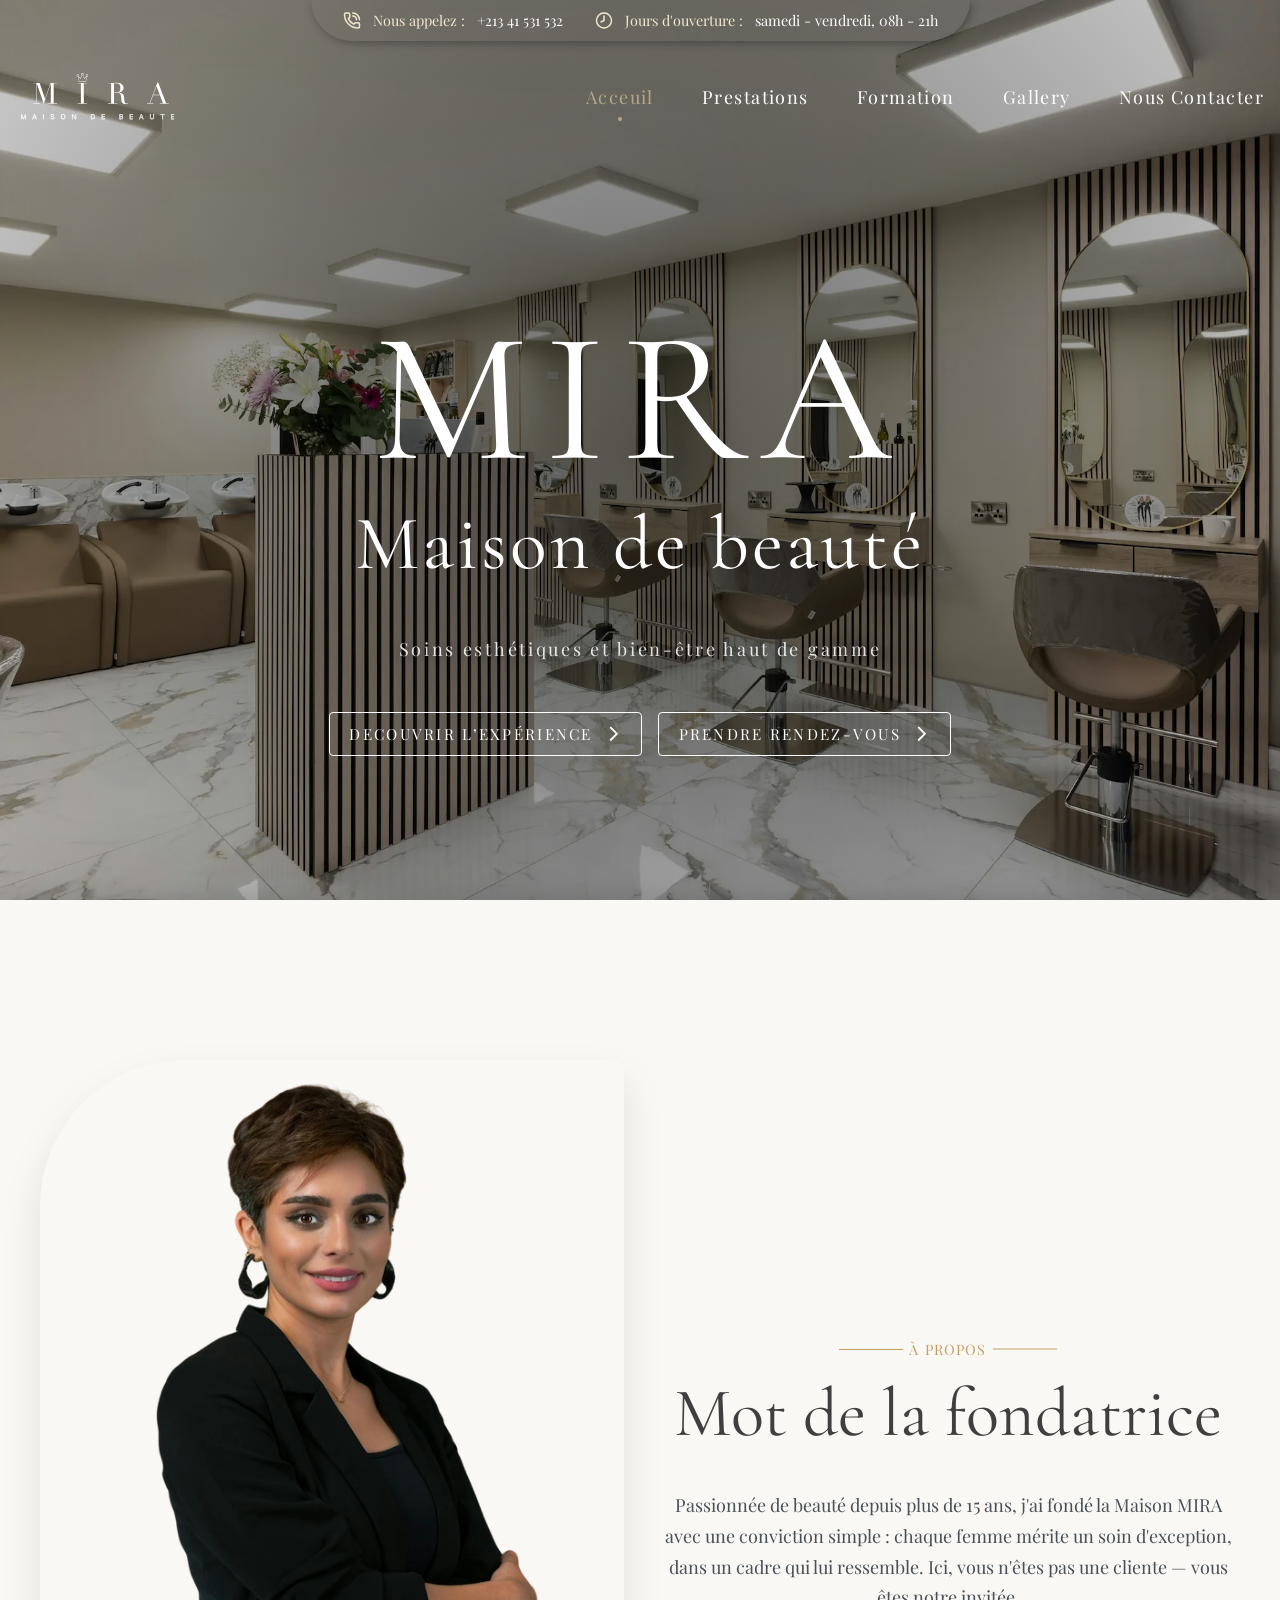
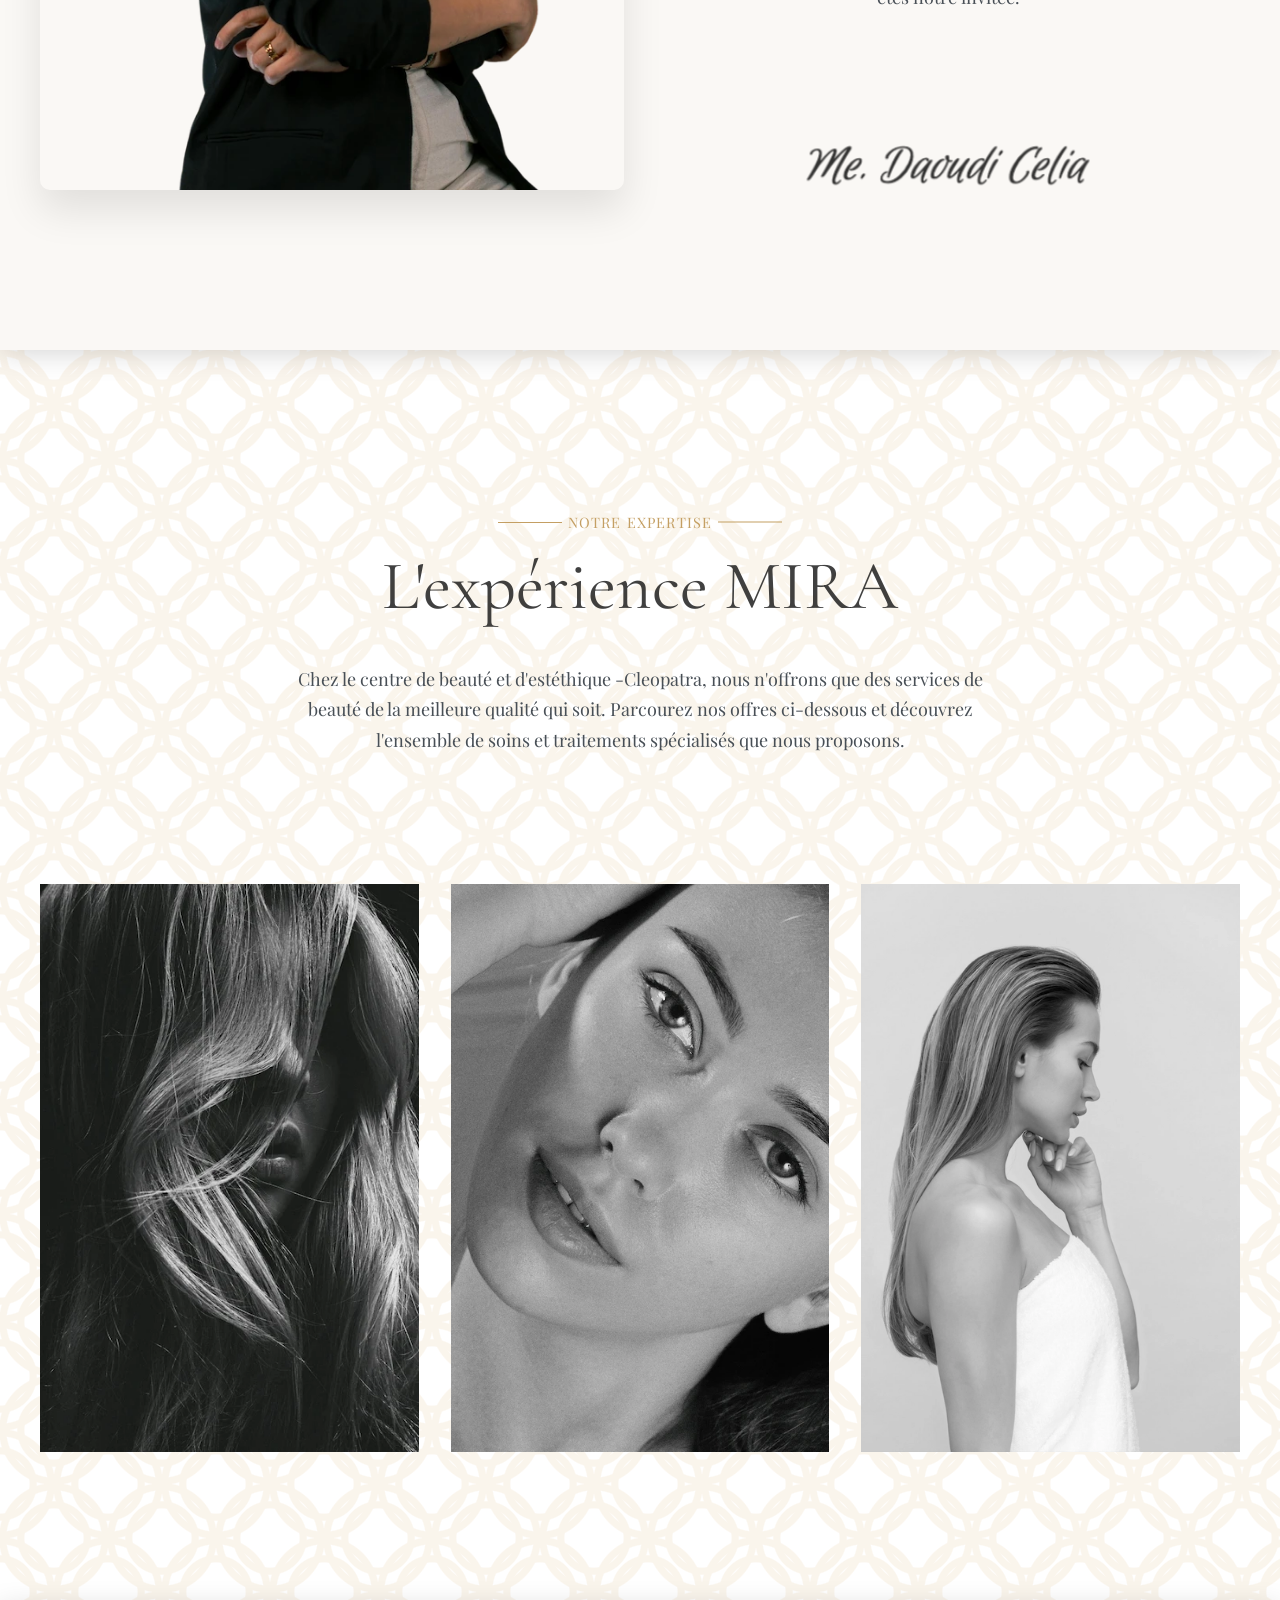
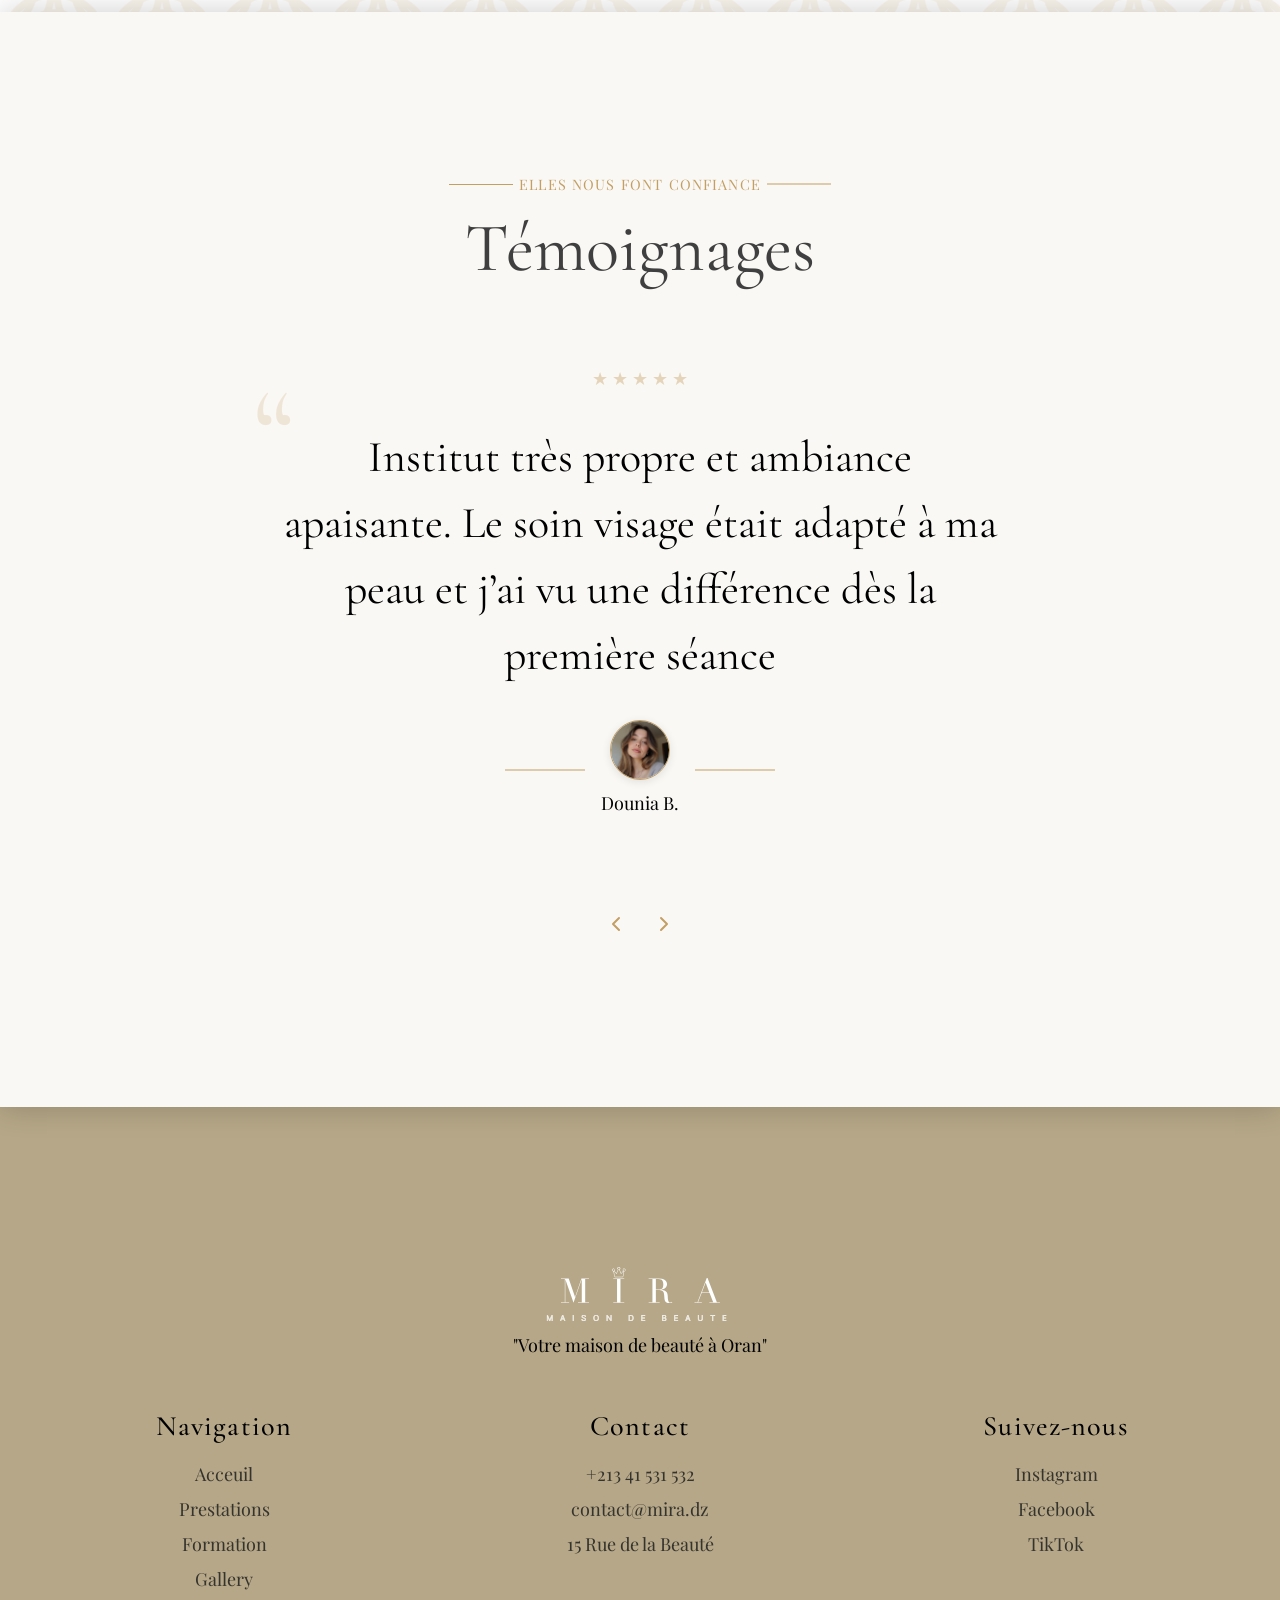
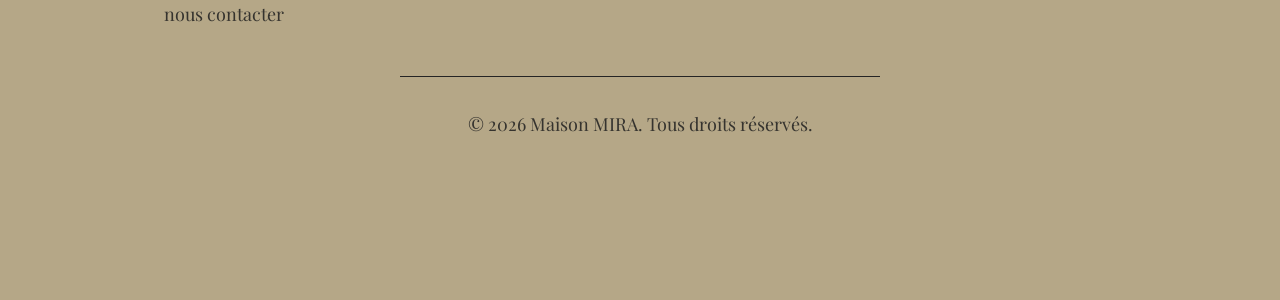
<file: client/index.html>
<!DOCTYPE html>
<html lang="fr">
  <head>
    <meta charset="UTF-8" />
    <meta name="viewport" content="width=device-width, initial-scale=1.0" />
    <meta name="description" content="Maison MIRA, institut de beauté haut de gamme à Oran : soins et styles capillaires, rituels visage expert, rituels corps et bien-être, beauté des mains et des pieds. Ouvert du samedi au vendredi, 8h-21h.">

    <link rel="preload" href="fonts/cormorant-garamond/cormorant-garamond-v21-latin-regular-subset.woff2" as="font" type="font/woff2" crossorigin>
    <link rel="preload" href="fonts/PlayfairDisplay/PlayfairDisplay-Regular-subset.woff2" as="font" type="font/woff2" crossorigin>

    <link rel="preload" href="images/index/hero-bg-900.webp"  as="image" media="(max-width: 47.5em)" fetchpriority="high">
    <link rel="preload" href="images/index/hero-bg-2048.webp" as="image" media="(min-width: 47.5em) and (max-width: 64.5em)" fetchpriority="high">
    <link rel="preload" href="images/index/hero-bg-1920.webp" as="image" media="(min-width: 64.5em)" fetchpriority="high">

    <link rel="stylesheet" href="styles/bundle-main.min.css">
    <link rel="stylesheet" href="styles/index.min.css">

    <!-- flaticons -->
    <link rel="shortcut icon" href="images/salon.png" type="image/x-icon">
    <title>Maison de beauté - MIRA</title>
  </head>
  <body>
    <header class="header header--home">
        <!-- top bar -->
      <div class="header__before-navbar">
        <address class="header__contact">
          <svg
            class="icon"
            xmlns="http://www.w3.org/2000/svg"
            width="25"
            height="25"
            viewBox="0 0 24 24"
            fill="none"
            stroke="#f1e7d0"
            stroke-width="2"
            stroke-linecap="round"
            stroke-linejoin="round"
            class="lucide lucide-phone-call preview-icon"
          >
            <path d="M13 2a9 9 0 0 1 9 9" />
            <path d="M13 6a5 5 0 0 1 5 5" />
            <path
              d="M13.832 16.568a1 1 0 0 0 1.213-.303l.355-.465A2 2 0 0 1 17 15h3a2 2 0 0 1 2 2v3a2 2 0 0 1-2 2A18 18 0 0 1 2 4a2 2 0 0 1 2-2h3a2 2 0 0 1 2 2v3a2 2 0 0 1-.8 1.6l-.468.351a1 1 0 0 0-.292 1.233 14 14 0 0 0 6.392 6.384"
            />
          </svg>
          <span class="header__contact-label">Nous appelez : </span>
          <a href="tel:+213 41 531 532" class="header__contact-value">+213 41 531 532</a>
        </address>
        <div class="header__hours">
          <svg
            class="icon"
            xmlns="http://www.w3.org/2000/svg"
            width="25"
            height="25"
            viewBox="0 0 24 24"
            fill="none"
            stroke="#f1e7d0"
            stroke-width="2"
            stroke-linecap="round"
            stroke-linejoin="round"
            class="lucide lucide-clock-8 preview-icon"
          >
            <circle cx="12" cy="12" r="10" />
            <path d="M12 6v6l-4 2" />
          </svg>
          <span class="header__contact-label">Jours d'ouverture :</span>
          <span class="header__hours-value">samedi - vendredi, 08h - 21h</span>
        </div>
      </div>
        <!-- navbar -->
        <div class="header__navbar">
          <a href="/" class="header__logo"><img src="images/logo/logo-mira.svg" width="602" height="171" alt="Logo Maison MIRA"/></a>
          <nav id="main-menu" class="header__navmenu">
            <ul class="navmenu__list" data-menu="items__active">
              <li class="navmenu__item" data-item="item__active"><a href="index.html" class="navmenu__link" data-nav-link>Acceuil</a></li>
              <li class="navmenu__item" data-item="item__active"><a href="services.html" class="navmenu__link" data-nav-link>Prestations</a></li>
              <li class="navmenu__item" data-item="item__active"><a href="formations.html" class="navmenu__link" data-nav-link>Formation</a></li>
              <li class="navmenu__item" data-item="item__active"><a href="gallery.html" class="navmenu__link" data-nav-link>Gallery</a></li>
              <li class="navmenu__item" data-item="item__active"><a href="booking.html" class="navmenu__link" data-nav-link>nous contacter</a></li>
              <!-- <li><a href="" class="btn navmenu__btn">prendre rendez-vous</a></li> -->
            </ul>
          </nav>
          <button class="hamburger" aria-label="toggle menu" aria-expanded="false" aria-controls="main-menu">
            <svg
              class="openIcon"
              xmlns="http://www.w3.org/2000/svg"
              width="30"
              height="30"
              viewBox="0 0 24 24"
              fill="none"
              stroke="currentColor"
              stroke-width="2"
              stroke-linecap="round"
              stroke-linejoin="round">
              <circle cx="12" cy="12" r="1" />
              <circle cx="12" cy="19" r="1" />
              <circle cx="12" cy="5" r="1" />
            </svg>
            <svg
              class="closeIcon"
              xmlns="http://www.w3.org/2000/svg"
              width="30"
              height="30"
              viewBox="0 0 24 24"
              fill="none"
              stroke="#000"
              stroke-width="2"
              stroke-linecap="round"
              stroke-linejoin="round">
              <path d="M18 6 6 18" />
              <path d="m6 6 12 12" />
            </svg>
          </button>
        </div>
        <!-- hero -->
        <div class="header__hero">
          <div class="header__hero-content">
            <h1 class="header__hero-title">
              <span>MIRA</span><br><span>Maison de beauté</span></h1>
            <p class="header__hero-subtitle">Soins esthétiques et bien-être haut de gamme</p>
            <div class="header__hero-actions">
              <a class="btn btn--icon" data-target="services" href="#services">
                <span class="btn__text">decouvrir l’expérience</span>
                <span class="btn__icon">
                  <svg viewBox="0 -960 960 960">
                    <path d="m321-80-71-71 329-329-329-329 71-71 400 400L321-80Z" />
                  </svg>
                </span>
              </a>
              <a class="btn btn--icon" data-target="contact" href="booking.html">
                <span class="btn__text">Prendre rendez-vous</span>
                <span class="btn__icon">
                  <svg viewBox="0 -960 960 960">
                    <path d="m321-80-71-71 329-329-329-329 71-71 400 400L321-80Z" />
                  </svg>
                </span>
              </a>
            </div>
          </div>
        </div>
    </header>
    <main>
      <!-- section: presentation du gerant de l'institut -->
       <!-- la grille gère le layout global (centrage) -->
      <section id="about" class="section section-on-light reveal-element about">
        <!-- subgrid → gère le contenu interne (2 colonnes) -->
        <div class="about__grid container">
          <div class="section__header">
            <p class="section__label section__label--centered section__label--lines">À propos</p>
            <h2 class="section__title">Mot de la fondatrice</h2>
            <p class="section__content">
              Passionnée de beauté depuis plus de 15 ans, j'ai fondé la Maison MIRA 
              avec une conviction simple : chaque femme mérite un soin d'exception, 
              dans un cadre qui lui ressemble. Ici, vous n'êtes pas une cliente — vous êtes notre invitée.
            </p>
            <img src="images/index/signature.webp" class="about__signature" width="273" height="46" alt="signature de la responsable de l'etablissement">
          </div>
          <picture class="about__picture">
            <source srcset="images/picture-owner/photo-owner-640.webp 640w, images/picture-owner/photo-owner-760.webp 760w,images/picture-owner/photo-owner-1080.webp 1080w, images/picture-owner/photo-owner-1200.webp 1200w, images/picture-owner/photo-owner-1920.webp 1920w" sizes="(min-width: 48rem) 50vw, 100vw">
            <img src="images/picture-owner/photo-owner-1200.webp" width="1920" height="2400" alt="la proprietaire de l'etablissement" loading="lazy">
          </picture>
        </div>
      </section>

      <!-- section prestations -->
      <section id="services" class="section section-custom section-custom--pattern reveal-element services">
        <div class="container">
          <div class="section__header">
            <p class="section__label section__label--centered section__label--lines">Notre expertise</p>
            <h2 class="section__title">L'expérience <span>MIRA</span></h2>
            <p class="section__content">Chez le centre de beauté et d'estéthique -Cleopatra, nous n'offrons que des services de beauté de la meilleure qualité qui soit. Parcourez nos offres ci-dessous et découvrez l'ensemble de soins et traitements spécialisés que nous proposons.</p>
          </div>
          <ul class="services__cards">
            <li class="card">
                <div class="card__image">
                  <img src="images/index/services-cards/hair-960.webp" width="960" height="1316" alt="photo de cheveux"
                  srcset="images/index/services-cards/hair-480.webp 480w, images/index/services-cards/hair-760.webp 760w, images/index/services-cards/hair-960.webp 960w"
                  sizes="(min-width: 64.5em) 33vw, (min-width: 48rem) 50vw, 100vw" loading="lazy">
                </div>
                <div class="card__description">
                    <h3 class="card__title">Soin et style capillaire</h3>
                    <p class="card__text">Sublimez vos cheveux avec des soins sur mesure et une mise en beauté élégante. </p>
                    <a href="services.html#hair" class="btn btn--card">
                        <span class="btn__text">Nos tarifs</span>
                        <span class="btn__icon">
                          <svg viewBox="0 -960 960 960">
                            <path d="m321-80-71-71 329-329-329-329 71-71 400 400L321-80Z" />
                          </svg>
                        </span>
                        
                    </a>
                </div>
            </li>
            <li class="card">
                <div class="card__image">
                  <img src="images/index/services-cards/skin-960.webp" width="960" height="1440" alt="photo d'un visage de femme" 
                  srcset="images/index/services-cards/skin-480.webp 480w, images/index/services-cards/skin-760.webp 760w, images/index/services-cards/skin-960.webp 960w" 
                  sizes="(min-width: 64.5em) 33vw, (min-width: 48rem) 50vw, 100vw" loading="lazy">
                </div>
                <div class="card__description">
                  <h3 class="card__title">Rituels visage experts</h3>
                  <p class="card__text">Révélez l’éclat naturel de votre peau grâce à des soins personnalisés.</p>
                  <a href="services.html#face" class="btn btn--card">
                      <span class="btn__text">Nos tarifs</span>
                      <span class="btn__icon">
                        <svg viewBox="0 -960 960 960">
                        <path d="m321-80-71-71 329-329-329-329 71-71 400 400L321-80Z" />
                        </svg>
                      </span>
                  </a>
                </div>
            </li>
            <li class="card">
                <div class="card__image">
                  <img src="images/index/services-cards/body-960.webp" width="960" height="1138" alt="photo d'une femme en peignoir" 
                  srcset="images/index/services-cards/body-480.webp 480w, images/index/services-cards/body-760.webp 760w, images/index/services-cards/body-960.webp 960w" 
                  sizes="(min-width: 64.5em) 33vw, (min-width: 48rem) 50vw, 100vw" loading="lazy">
                </div>
                <div class="card__description">
                  <h3 class="card__title">Rituels corps & bien-être</h3>
                  <p class="card__text">Offrez-vous une parenthèse de détente profonde avec des soins apaisants et revitalisants.
                  </p>
                  <a href="services.html#wellness" class="btn btn--card">
                      <span class="btn__text">Nos tarifs</span>
                      <span class="btn__icon">
                        <svg viewBox="0 -960 960 960">
                        <path d="m321-80-71-71 329-329-329-329 71-71 400 400L321-80Z" />
                        </svg>
                      </span>
                  </a>
                </div>
            </li>
          </ul>
        </div>
      </section>
     
      <!-- section testimonials -->
      <section id="testimonials" class="section reveal-element testimonials">
        <div class="container">
          <div class="section__header">
            <p class="section__label section__label--centered section__label--lines">Elles nous font confiance</p>
            <h2 class="section__title">Témoignages</h2>
            <!-- <p class="testimonials__subtitle">Ce que disent nos chéres clientes?</p> -->
          </div>
          <ul class="testimonials__cards">
            <li class="card">
              <div class="card__rating">
                <!-- <i class="fa-solid fa-star"></i>
                <i class="fa-solid fa-star"></i>
                <i class="fa-solid fa-star"></i>
                <i class="fa-solid fa-star"></i>
                <i class="fa-solid fa-star"></i> -->
                ★ ★ ★ ★ ★
              </div>
              <p class="card__message" data-testimonial="message"></p>
              <div class="card__identity">
                <div class="card__picture-wrapper">
                    <img alt="photo de la cliente" class="card__picture" data-testimonial="picture" width="120" height="120" loading="lazy">
                </div>
                <p class="card__name" data-testimonial="author"></p>
              </div>

            </li>
          </ul>
          <div class="testimonials__actions">
            <button class="testimonials__btn testimonials__btn--prev" aria-label="Témoignage précédent">
              <!-- <i data-lucide="chevron-left"></i> -->
              <svg xmlns="http://www.w3.org/2000/svg" width="24" height="24" viewBox="0 0 24 24" fill="none" stroke="#919191" stroke-width="2" stroke-linecap="round" stroke-linejoin="round" class="lucide lucide-chevron-left-icon lucide-chevron-left"><path d="m15 18-6-6 6-6"/></svg>
            </button>
            <button class="testimonials__btn testimonials__btn--next" aria-label="Témoignage suivant">
              <!-- <i class="fa-solid fa-chevron-right"></i> -->
               <svg xmlns="http://www.w3.org/2000/svg" width="24" height="24" viewBox="0 0 24 24" fill="none" stroke="#919191" stroke-width="2" stroke-linecap="round" stroke-linejoin="round" class="lucide lucide-chevron-right-icon lucide-chevron-right"><path d="m9 18 6-6-6-6"/></svg>
            </button>
            <!-- <button class="rd-button">random button</button> -->
          </div>
        </div>
      </section>

      <!-- section footer -->
       <footer class="section footer">
        <div class="container">
          <!-- Bloc principal avec colonnes -->
          <div class="footer__top">
            <div class="footer__brand">
              <a href="/" class="footer__logo"><img src="images/logo/logo-mira.svg" width="602" height="171" alt="Logo Maison MIRA" loading="lazy"/></a>
              <p class="footer__tagline">"Votre maison de beauté à Oran"</p>
            </div>
            <nav class="footer__nav">
              <h3 class="footer__heading">Navigation</h3>
              <ul class="footer__nav-list">
                <li class="footer__nav-item"><a href="index.html" class="footer__nav-link" data-nav-link>Acceuil</a></li>
                <li class="footer__nav-item"><a href="#services" class="footer__nav-link">Prestations</a></li>
                <li class="footer__nav-item"><a href="formations.html" class="footer__nav-link">Formation</a></li>
                <li class="footer__nav-item"><a href="gallery.html" class="footer__nav-link">Gallery</a></li>
                <li class="footer__nav-item"><a href="booking.html" class="footer__nav-link">nous contacter</a></li>
              </ul>
            </nav>
            <div class="footer__contact">
              <h3 class="footer__heading">Contact</h3>
              <address class="footer__address"> 
                <a href="tel:+213 41 531 532" class="footer__contact-link">+213 41 531 532</a>
                <a href="mailto:contact@mira.dz" class="footer__contact-link">contact@mira.dz</a>
                <span>15 Rue de la Beauté</span>
              </address>
            </div>
            <div class="footer__social">
              <h3 class="footer__heading">Suivez-nous</h3>
              <ul class="footer__social-list">
                <li><a href="#" class="footer__social-link">Instagram</a></li>
                <li><a href="#" class="footer__social-link">Facebook</a></li>
                <li><a href="#" class="footer__social-link">TikTok</a></li>
              </ul>
              
            </div>
          </div>
          <hr>
          <!-- Barre de copyright -->
          <div class="footer__bottom">
            <p class="footer__copyright">© 2026 Maison MIRA. Tous droits réservés.</p>
          </div>
        </div>
       </footer>
    </main>
    <script src="scripts/main.js" defer></script>
    <script src="scripts/index.js" defer></script>
    <script src="scripts/observer.js" defer></script>
    <script src="scripts/active-state.js" defer></script>
  </body>
</html>
</file>
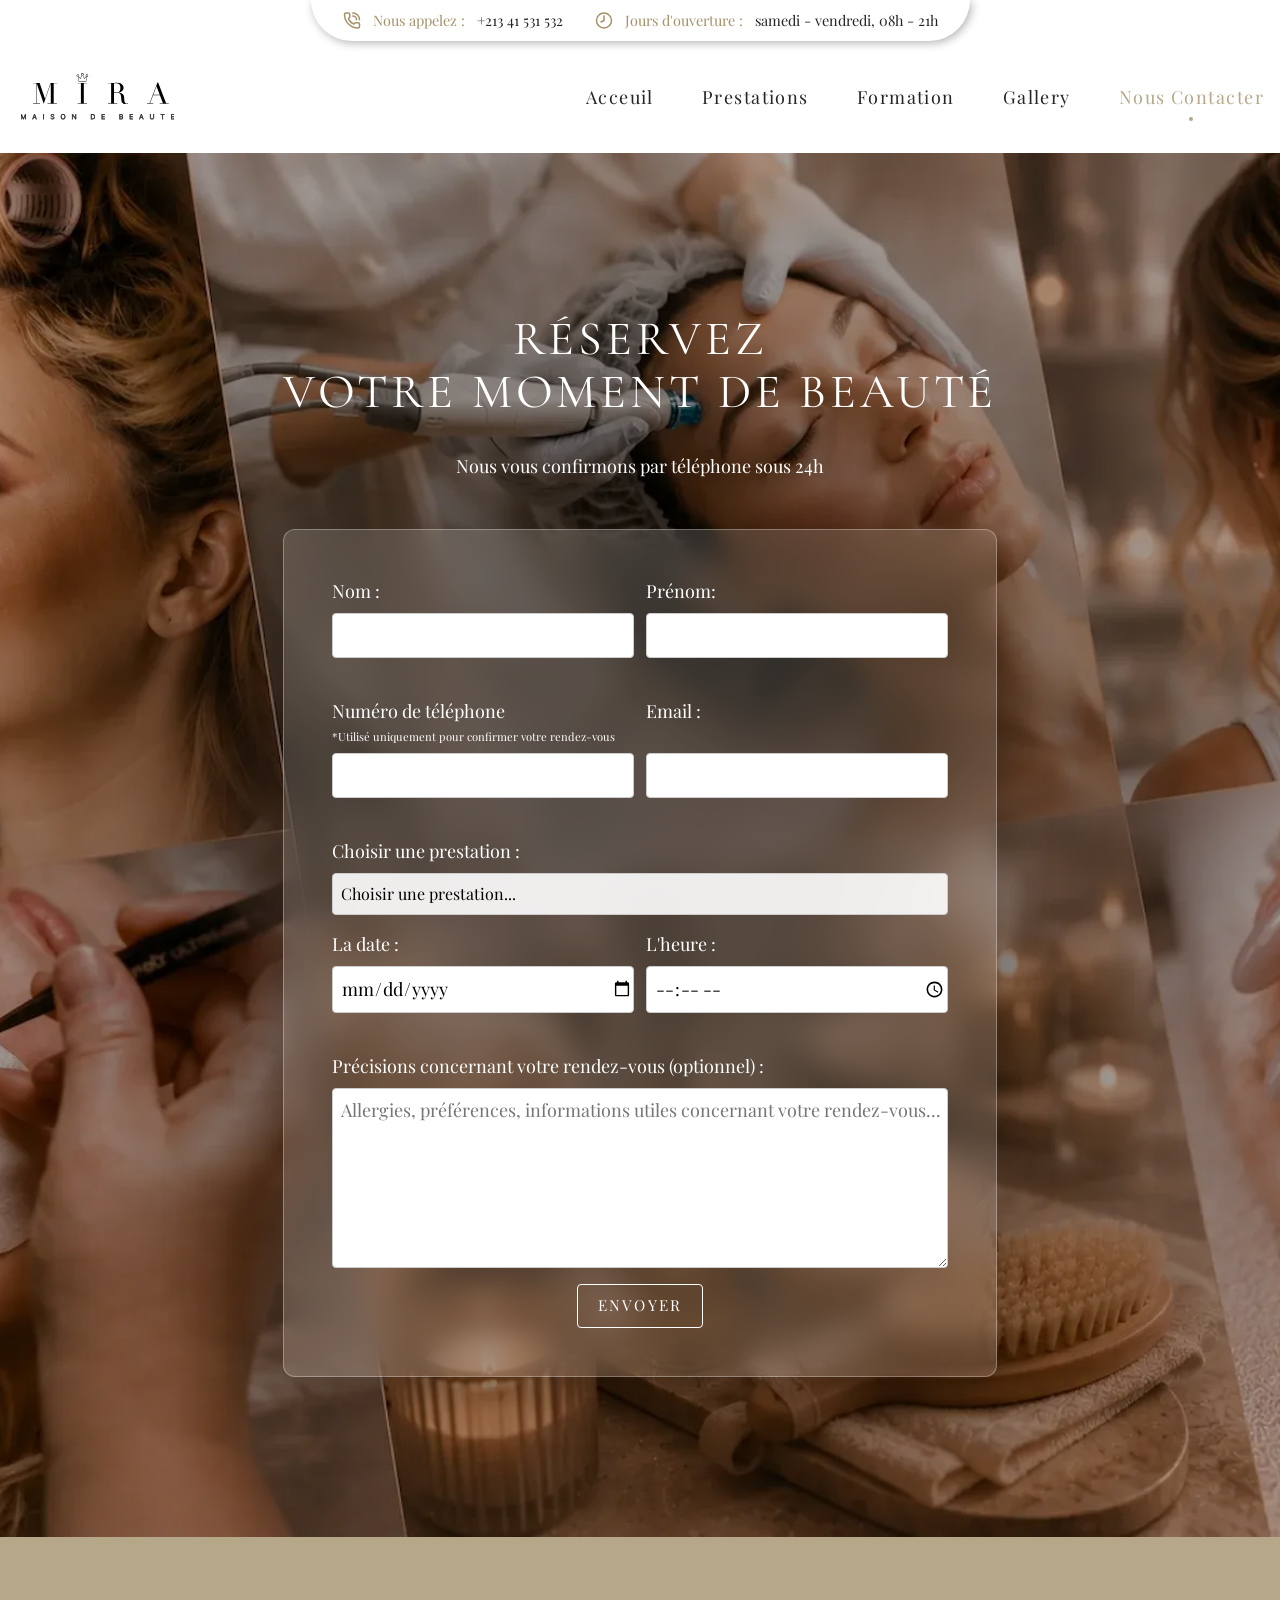
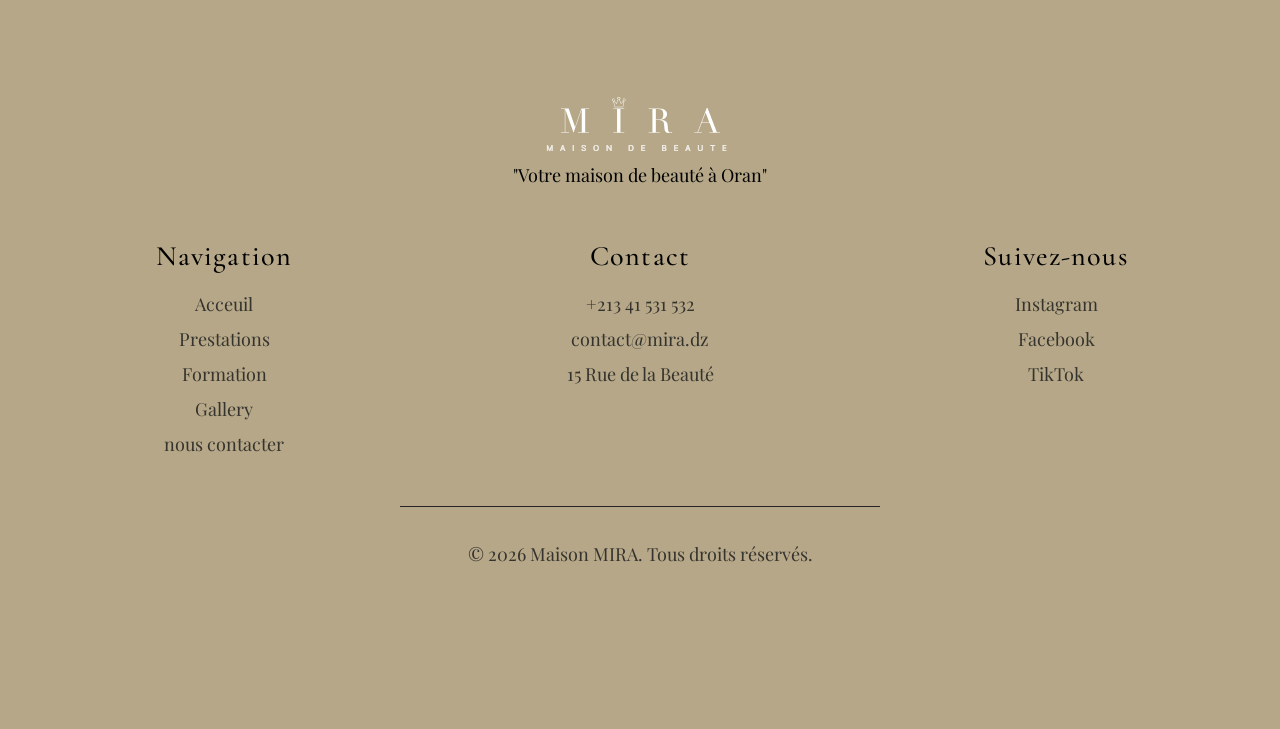
<file: client/booking.html>
<!doctype html>
<html lang="fr">
  <head>
    <meta charset="UTF-8" />
    <meta name="viewport" content="width=device-width, initial-scale=1.0" />
    <meta
      name="description"
      content="Réservez votre moment de beauté et vos rituels de soin à la Maison MIRA à Oran. Choisissez votre prestation en ligne et confirmez votre rendez-vous."
    />

    <!-- <link rel="preload" href="images/booking/bg-booking-900.webp" as="image" type="image/webp" media="(max-width: 47.5em)" fetchpriority="high"> -->

    <link
      rel="preload"
      href="images/booking/bg-booking-900.webp"
      as="image"
      media="(max-width: 47.5em)"
      fetchpriority="high"
    />
    <link
      rel="preload"
      href="images/booking/bg-booking-2048.webp"
      as="image"
      media="(min-width: 47.5em) and (max-width: 64.5em)"
      fetchpriority="high"
    />
    <link
      rel="preload"
      href="images/booking/bg-booking-1920.webp"
      as="image"
      media="(min-width: 64.5em)"
      fetchpriority="high"
    />

    <link rel="stylesheet" href="styles/bundle-main.min.css" />
    <link rel="stylesheet" href="styles/index.min.css" />
    <link rel="stylesheet" href="styles/booking.min.css" />

    <!-- flaticons -->
    <link rel="shortcut icon" href="images/salon.png" type="image/x-icon" />
    <title>Réservation — Maison MIRA</title>
  </head>
  <body>
    <header class="header header--minimal">
      <!-- top bar -->
      <div class="header__before-navbar">
        <address class="header__contact">
          <svg
            class="icon"
            xmlns="http://www.w3.org/2000/svg"
            width="25"
            height="25"
            viewBox="0 0 24 24"
            fill="none"
            stroke="#f1e7d0"
            stroke-width="2"
            stroke-linecap="round"
            stroke-linejoin="round"
            class="lucide lucide-phone-call preview-icon"
          >
            <path d="M13 2a9 9 0 0 1 9 9" />
            <path d="M13 6a5 5 0 0 1 5 5" />
            <path
              d="M13.832 16.568a1 1 0 0 0 1.213-.303l.355-.465A2 2 0 0 1 17 15h3a2 2 0 0 1 2 2v3a2 2 0 0 1-2 2A18 18 0 0 1 2 4a2 2 0 0 1 2-2h3a2 2 0 0 1 2 2v3a2 2 0 0 1-.8 1.6l-.468.351a1 1 0 0 0-.292 1.233 14 14 0 0 0 6.392 6.384"
            />
          </svg>
          <span class="header__contact-label">Nous appelez : </span>
          <a href="tel:+213 41 531 532" class="header__contact-value"
            >+213 41 531 532</a
          >
        </address>
        <div class="header__hours">
          <svg
            class="icon"
            xmlns="http://www.w3.org/2000/svg"
            width="25"
            height="25"
            viewBox="0 0 24 24"
            fill="none"
            stroke="#f1e7d0"
            stroke-width="2"
            stroke-linecap="round"
            stroke-linejoin="round"
            class="lucide lucide-clock-8 preview-icon"
          >
            <circle cx="12" cy="12" r="10" />
            <path d="M12 6v6l-4 2" />
          </svg>
          <span class="header__contact-label">Jours d'ouverture :</span>
          <span class="header__hours-value">samedi - vendredi, 08h - 21h</span>
        </div>
      </div>
      <!-- navbar -->
      <div class="header__navbar">
        <a href="/" class="header__logo"
          ><img
            src="images/logo/logo-mira-black.svg"
            width="602"
            height="171"
            alt="Logo Maison MIRA"
        /></a>
        <nav id="main-menu" class="header__navmenu">
          <ul class="navmenu__list">
            <li class="navmenu__item">
              <a href="index.html" class="navmenu__link" data-nav-link
                >Acceuil</a
              >
            </li>
            <li class="navmenu__item">
              <a href="services.html" class="navmenu__link" data-nav-link
                >Prestations</a
              >
            </li>
            <li class="navmenu__item">
              <a href="formations.html" class="navmenu__link" data-nav-link
                >Formation</a
              >
            </li>
            <li class="navmenu__item">
              <a href="gallery.html" class="navmenu__link" data-nav-link
                >Gallery</a
              >
            </li>
            <li class="navmenu__item">
              <a href="booking.html" class="navmenu__link" data-nav-link
                >nous contacter</a
              >
            </li>
            <!-- <li><a href="" class="btn navmenu__btn">prendre rendez-vous</a></li> -->
          </ul>
        </nav>
        <button
          class="hamburger humburger--dark"
          aria-label="toggle menu"
          aria-expanded="false"
          aria-controls="main-menu"
        >
          <svg
            class="openIcon"
            xmlns="http://www.w3.org/2000/svg"
            width="30"
            height="30"
            viewBox="0 0 24 24"
            fill="none"
            stroke="currentColor"
            stroke-width="2"
            stroke-linecap="round"
            stroke-linejoin="round"
          >
            <circle cx="12" cy="12" r="1" />
            <circle cx="12" cy="19" r="1" />
            <circle cx="12" cy="5" r="1" />
          </svg>
          <svg
            class="closeIcon"
            xmlns="http://www.w3.org/2000/svg"
            width="30"
            height="30"
            viewBox="0 0 24 24"
            fill="none"
            stroke="#000"
            stroke-width="2"
            stroke-linecap="round"
            stroke-linejoin="round"
          >
            <path d="M18 6 6 18" />
            <path d="m6 6 12 12" />
          </svg>
        </button>
      </div>
    </header>
    <main>
      <!-- section Nous contacter -->
      <section
        id="contact"
        class="section section--on-dark section-custom section-custom--image d-flex align-center justify-center contact"
      >
        <div
          class="container container--tight d-flex align-center justify-center"
        >
          <div class="contact__wrapper">
            <!-- Colonne gauche -->
            <div class="section__header">
              <!-- <p class="contact__label">Notre expertise</p> -->
              <h1 class="section__title section__title--sm">
                Réservez <br />votre moment de beauté
              </h1>
              <p class="section__content">
                Nous vous confirmons par téléphone sous 24h
              </p>
            </div>

            <!-- Colonne droite -->
            <form action="" method="post" class="contact__form">
              <div class="contact__field-container">
                <div class="contact__field">
                  <label class="contact__label-field" for="contact-lastname"
                    >Nom :</label
                  >
                  <input
                    class="contact__input"
                    id="contact-lastname"
                    name="userlastname"
                    autocomplete="family-name"
                    type="text"
                  />
                  <p class="contact__error" id="contact-lastname-error"></p>
                </div>
                <div class="contact__field">
                  <label class="contact__label-field" for="contact-firstname"
                    >Prénom:</label
                  >
                  <input
                    class="contact__input"
                    id="contact-firstname"
                    name="userfirstname"
                    autocomplete="given-name"
                    type="text"
                  />
                  <p class="contact__error" id="contact-firstname-error"></p>
                </div>
              </div>
              <div class="contact__field-container">
                <div class="contact__field">
                  <label class="contact__label-field" for="contact-phone"
                    >Numéro de téléphone <br /><small class="contact__hint"
                      >*Utilisé uniquement pour confirmer votre
                      rendez-vous</small
                    >
                  </label>
                  <input
                    class="contact__input"
                    type="tel"
                    name="userphone"
                    autocomplete="tel"
                    id="contact-phone"
                  />
                  <p class="contact__error" id="contact-phone-error"></p>
                </div>
                <div class="contact__field">
                  <label class="contact__label-field" for="contact-email"
                    >Email : <br /><small class="contact__hint"></small
                  ></label>
                  <input
                    class="contact__input"
                    id="contact-email"
                    name="useremail"
                    autocomplete="email"
                    type="email"
                  />
                  <p class="contact__error" id="contact-email-error"></p>
                </div>
              </div>
              <div class="contact__field">
                <label class="contact__label-field" for="contact-service"
                  >Choisir une prestation :</label
                >
                <select
                  class="contact__input"
                  name="contact__select"
                  id="contact-service"
                >
                  <option value="" selected disabled>
                    Choisir une prestation...
                  </option>
                  <optgroup label="Rituels Capillaires" data-category="hair">
                    <option value="" disabled>✦ Coupe & Coiffage</option>
                    <option value="signature_haircut">Coupe signature</option>
                    <option value="signature_haircut_home">
                      Coupe signature à domicile / hôtel
                    </option>

                    <option value="signature_blowdry_short">
                      Brushing signature - cheveux courts
                    </option>
                    <option value="signature_blowdry_medium">
                      Brushing signature - Cheveux mi-longs
                    </option>
                    <option value="signature_blowdry_long">
                      Brushing signature - cheveux longs
                    </option>
                    <option value="signature_blowdry_home">
                      Brushing signature à domicile / hôtel
                    </option>

                    <option value="elegance_updo_short">
                      Chignon elégance - cheveux courts
                    </option>
                    <option value="elegance_updo_medium">
                      Chignon elégance - cheveux mi-longs
                    </option>
                    <option value="elegance_updo_long">
                      Chignon elégance - cheveux longs
                    </option>
                    <option value="elegance_updo_home">
                      Chignon elégance à domicile / hôtel
                    </option>

                    <option value="" disabled>✦ Rituels de Soin</option>
                    <option value="tokio_inkarami_short">
                      Rituel Tokio Inkarami (60 min) - Cheveux courts
                    </option>
                    <option value="tokio_inkarami_medium">
                      Rituel Tokio Inkarami (60 min) - Cheveux mi-longs
                    </option>
                    <option value="tokio_inkarami_long">
                      Rituel Tokio Inkarami (60 min) - Cheveux longs
                    </option>

                    <option value="keratin_ritual_short">
                      Rituel kératine - cheveux courts
                    </option>
                    <option value="keratin_ritual_medium">
                      Rituel kératine - cheveux mi-longs
                    </option>
                    <option value="keratin_ritual_long">
                      Rituel kératine - cheveux longs
                    </option>

                    <option value="brazilian_straightening_short">
                      Lissage brésilien premium - cheveux courts
                    </option>
                    <option value="brazilian_straightening_medium">
                      Lissage brésilien premium - cheveux mi-longs
                    </option>
                    <option value="brazilian_straightening_long">
                      Lissage brésilien premium - cheveux longs
                    </option>

                    <option value="" disabled>
                      ✦ Bien-être du Cuir Chevelu
                    </option>
                    <option value="scalp_massage">
                      Massage du cuir chevelu
                    </option>
                    <option value="hot_oil_ritual_30">
                      Rituel à l'Huile chaude (30 min)
                    </option>
                    <option value="hot_oil_ritual_60">
                      Rituel à l'Huile chaude (60 min)
                    </option>

                    <option value="" disabled>✦ Coloration & Éclat</option>
                    <option value="signature_coloring">
                      Coloration signature
                    </option>
                    <option value="natural_coloring">
                      Coloration végétale
                    </option>

                    <option value="balayage_short">
                      Balayage signature - cheveux courts
                    </option>
                    <option value="balayage_medium">
                      Balayage signature - cheveux mi-longs
                    </option>
                    <option value="balayage_long">
                      Balayage signature - cheveux longs
                    </option>

                    <option value="hair_gloss">Patine • toner • gloss</option>
                    <option value="root_touch_up">Retouche racines</option>
                    <option value="bleach_correction">
                      Correction de décoloration
                    </option>
                  </optgroup>
                  <optgroup
                    label="Rituels Beauté du Visage"
                    data-category="face"
                  >
                    <option value="" disabled>✦ Soin visage</option>
                    <option value="luxury_facial_treatment">
                      Soin visage signature luxe
                    </option>
                    <option value="deep_cleansing_facial">
                      Soin visage nettoyage profond
                    </option>
                    <option value="anti_aging_facial">
                      Soin visage anti-age
                    </option>
                    <option value="hydrating_facial">
                      Soin visage hydratant
                    </option>
                    <option value="brightening_facial">
                      Soin visage eclat & lumière
                    </option>
                    <option value="premium_lifting_facial">
                      Soin visage liftant premium
                    </option>
                    <option value="" disabled>✦ Soins Regard</option>
                    <option value="eyelash_extension">
                      Extensions de cils
                    </option>
                    <option value="lash_lift">Rehaussement de cils</option>
                    <option value="eyebrow_design">
                      Restructuration des sourcils
                    </option>
                    <option value="eyebrow_tinting">
                      Teinture des sourcils
                    </option>
                    <option value="" disabled>✦ Maquillage</option>
                    <option value="luxury_makeup">Maquillage luxe</option>
                    <option value="bridal_makeup">Maquillage mariée</option>
                    <option value="evening_makeup">Maquillage soirée</option>
                    <option value="makeup_lesson">
                      Cours de maquillage privé
                    </option>
                  </optgroup>
                  <optgroup
                    label="Rituels Corps & Bien-être"
                    data-category="wellness"
                  >
                    <option value="" disabled>✦Soins du Corps</option>
                    <option value="luxury_body_scrub">
                      Gommage corporel sublime
                    </option>
                    <option value="hydrating_body_wrap">
                      Enveloppement corporel intense
                    </option>
                    <option value="detox_body_wrap">
                      Enveloppement détoxifiant
                    </option>
                    <option value="body_polishing_treatment">
                      Soin eclat & polissage
                    </option>
                    <option value="firming_body_treatment">
                      Soin fermeté repulpant
                    </option>
                    <option value="slimming_body_treatment">
                      Soin silhouette ciblé
                    </option>
                    <option value="" disabled>✦ Massages & Bien-être</option>
                    <option value="signature_relaxation_massage">
                      Massage détente absolue
                    </option>
                    <option value="deep_tissue_massage">
                      Massage tissu profond
                    </option>
                    <option value="hot_stone_massage">
                      Massage aux pierres chaudes
                    </option>
                    <option value="aromatherapy_massage">
                      Massage aromatique
                    </option>
                    <option value="balinese_massage">Massage balinais</option>
                  </optgroup>
                  <optgroup
                    label="Beauté des mains & des pieds"
                    data-category="hand-feet"
                  >
                    <option value="luxury_manicure">Manucure prestige</option>
                    <option value="spa_manicure">Manucure spa</option>
                    <option value="gel_polish_manicure">
                      Manucure vernis semi-permanent
                    </option>
                    <option value="luxury_pedicure">Pédicure prestige</option>
                    <option value="spa_pedicure">Pédicure spa</option>
                  </optgroup>
                </select>
              </div>
              <div class="contact__field-container">
                <div class="contact__field">
                  <label class="contact__label-field" for="contact-date"
                    >La date :</label
                  >
                  <input
                    class="contact__input"
                    type="date"
                    name="userdate"
                    id="contact-date"
                  />
                  <p class="contact__error" id="contact-date-error"></p>
                </div>
                <div class="contact__field">
                  <label class="contact__label-field" for="contact-time"
                    >L'heure :</label
                  >
                  <input
                    class="contact__input"
                    type="time"
                    name="usertime"
                    id="contact-time"
                    min="08:30"
                    max="17:00"
                    step="1800"
                  />
                  <p class="contact__error" id="contact-time-error"></p>
                </div>
              </div>

              <div class="contact__field">
                <label class="contact__label-field" for="contact-message"
                  >Précisions concernant votre rendez-vous (optionnel) :</label
                >
                <textarea
                  class="contact__input"
                  name="usermessage"
                  autocomplete=""
                  id="contact-message"
                  rows="6"
                  placeholder="Allergies, préférences, informations utiles concernant votre rendez-vous..."
                ></textarea>
              </div>
              <button type="submit" class="btn btn--submit">envoyer</button>
            </form>
          </div>
        </div>
      </section>
      <h2 class="sr-only">Informations complémentaires et navigation</h2>
      <footer class="section footer">
        <div class="container">
          <!-- Bloc principal avec colonnes -->
          <div class="footer__top">
            <div class="footer__brand">
              <a href="/" class="footer__logo"
                ><img
                  src="images/logo/logo-mira.svg"
                  width="602"
                  height="171"
                  alt="Logo Maison MIRA"
              /></a>
              <p class="footer__tagline">"Votre maison de beauté à Oran"</p>
            </div>
            <nav class="footer__nav">
              <h3 class="footer__heading">Navigation</h3>
              <ul class="footer__nav-list">
                <li class="footer__nav-item">
                  <a href="index.html" class="footer__nav-link" data-nav-link>Acceuil</a>
                </li>
                <li class="footer__nav-item">
                  <a href="services.html" class="footer__nav-link">Prestations</a>
                </li>
                <li class="footer__nav-item">
                  <a href="formations.html" class="footer__nav-link">Formation</a>
                </li>
                <li class="footer__nav-item">
                  <a href="gallery.html" class="footer__nav-link">Gallery</a>
                </li>
                <li class="footer__nav-item">
                  <a href="booking.html" class="footer__nav-link">nous contacter</a>
                </li>
              </ul>
            </nav>
            <div class="footer__contact">
              <h3 class="footer__heading">Contact</h3>
              <address class="footer__address">
                <a href="tel:+213 41 531 532" class="footer__contact-link"
                  >+213 41 531 532</a
                >
                <a href="mailto:contact@mira.dz" class="footer__contact-link"
                  >contact@mira.dz</a
                >
                <span>15 Rue de la Beauté</span>
              </address>
            </div>
            <div class="footer__social">
              <h3 class="footer__heading">Suivez-nous</h3>
              <ul class="footer__social-list">
                <li><a href="#" class="footer__social-link">Instagram</a></li>
                <li><a href="#" class="footer__social-link">Facebook</a></li>
                <li><a href="#" class="footer__social-link">TikTok</a></li>
              </ul>
            </div>
          </div>
          <hr />
          <!-- Barre de copyright -->
          <div class="footer__bottom">
            <p class="footer__copyright">
              © 2026 Maison MIRA. Tous droits réservés.
            </p>
          </div>
        </div>
      </footer>
    </main>
    <script src="scripts/main.js"></script>
    <script src="scripts/booking.js"></script>
    <script src="scripts/active-state.js"></script>
  </body>
</html>
</file>
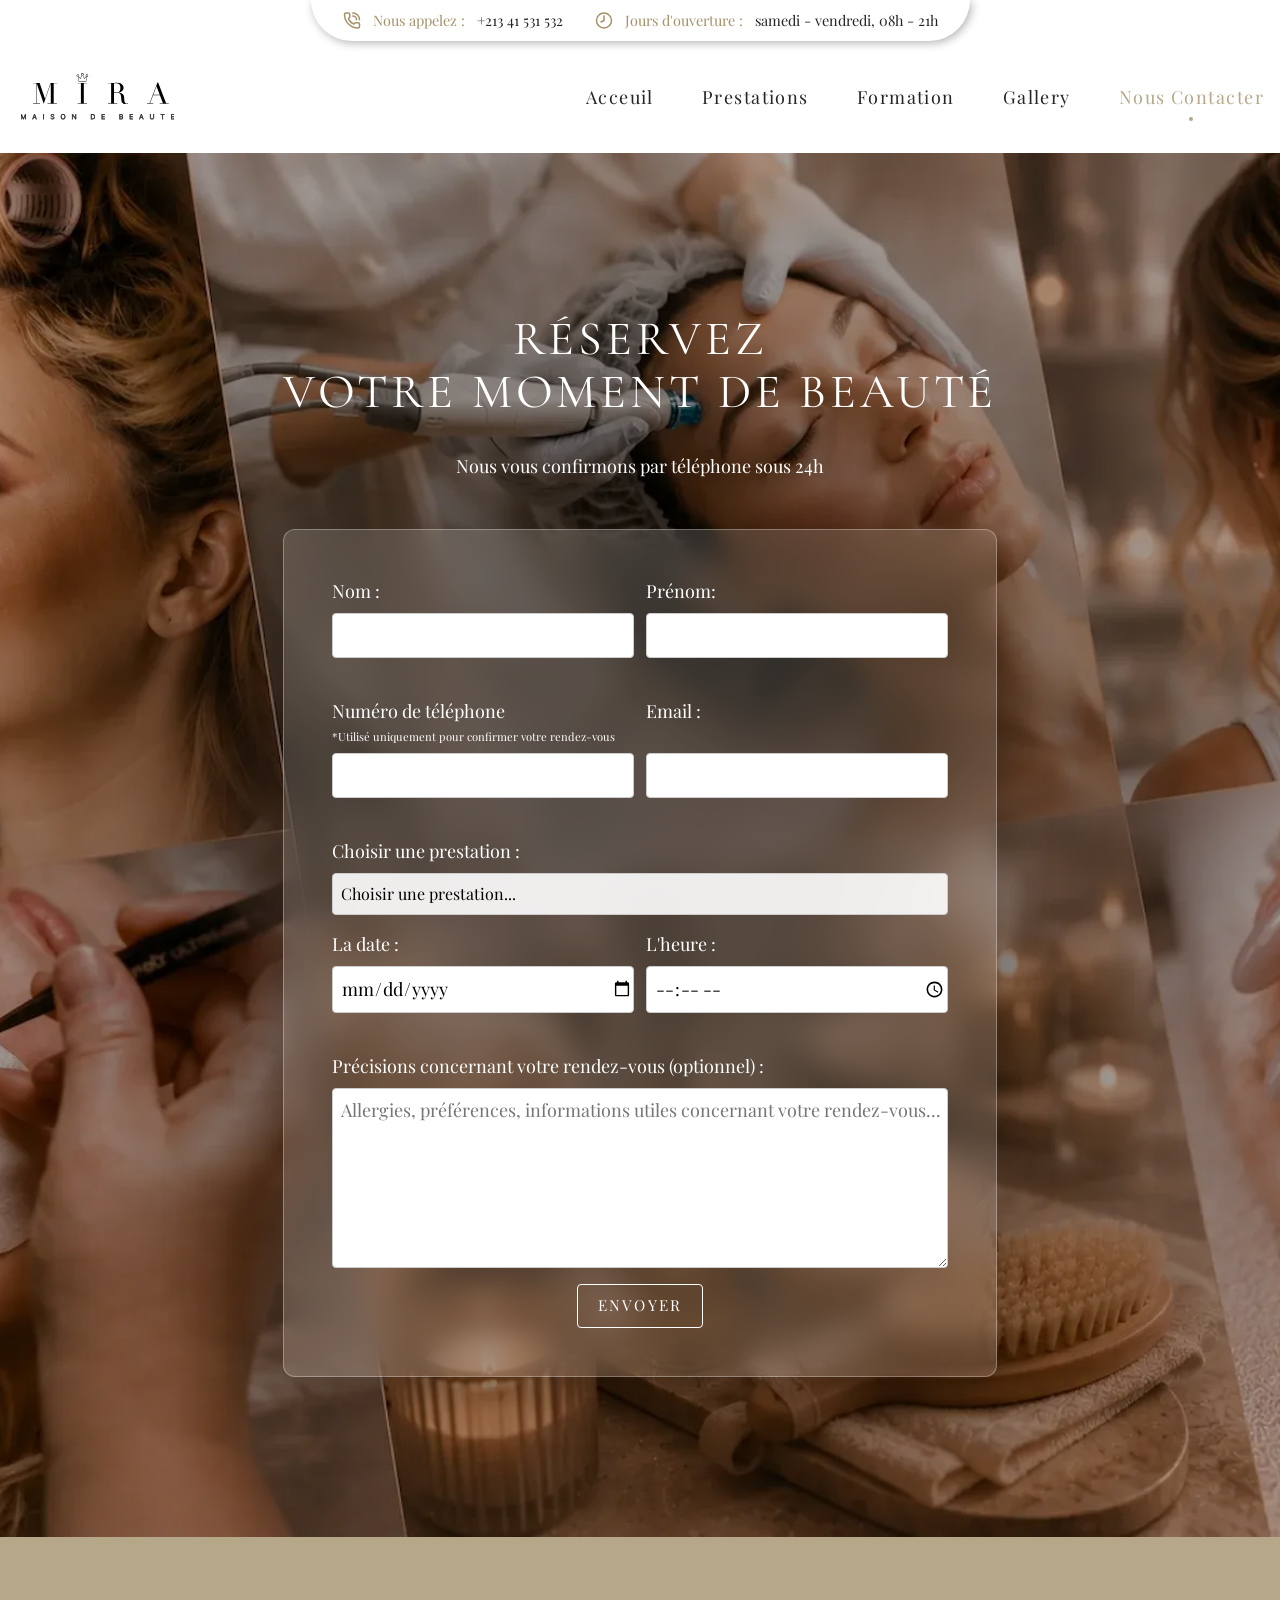
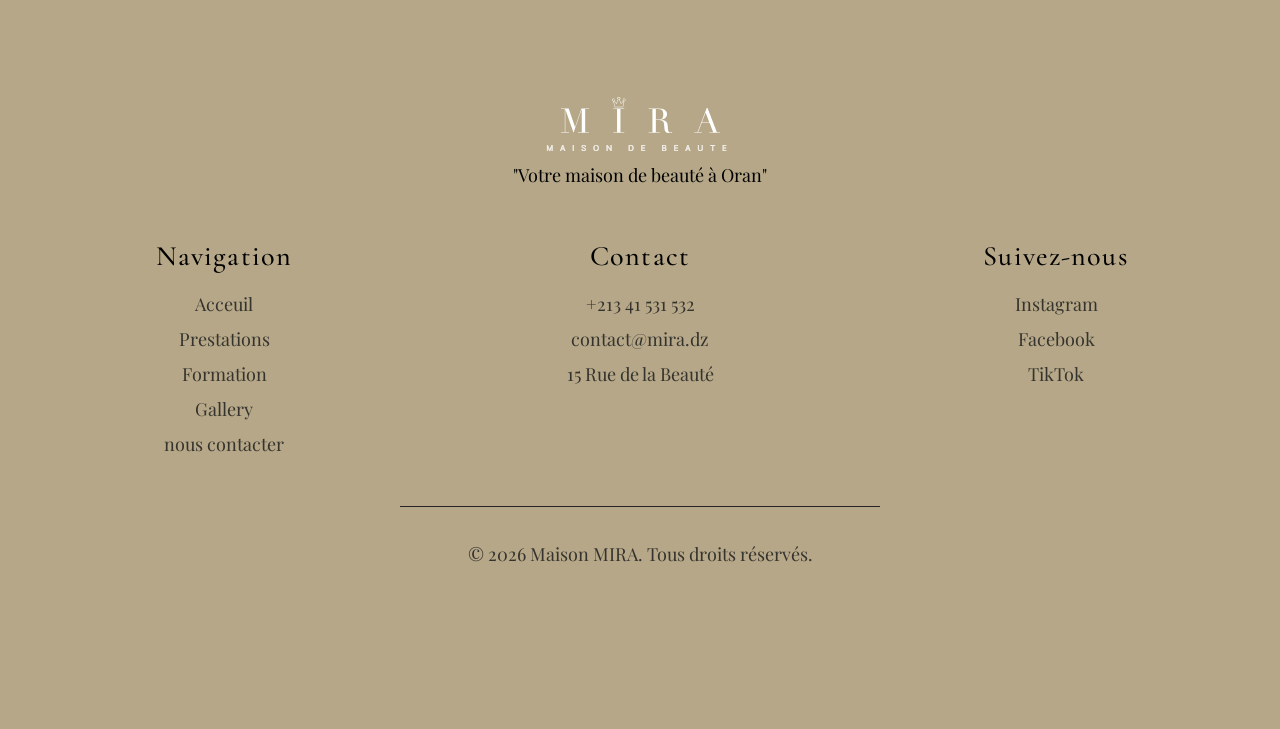
<file: client/confirmation.html>
<!doctype html>
<html lang="fr">
  <head>
    <meta charset="UTF-8" />
    <meta name="viewport" content="width=device-width, initial-scale=1.0" />
    <link rel="stylesheet" href="styles/main.min.css" />
    <link rel="stylesheet" href="styles/components/container.css">
    <link rel="stylesheet" href="styles/components/buttons.css" />
    <link rel="stylesheet" href="styles/components/section.css">
    <link rel="stylesheet" href="styles/confirmation.css" />
    <title>Confirmation de la reservation</title>
  </head>
  <body>
    <section class="confirmation__card d-flex align-center">
      <div class="container container--tight">
        <header class="confirmation__header">
          <h1 class="confirmation__title">
            Votre demande a bien été enregistrée
          </h1>
          <p class="confirmation__greeting"></p>
          <p class="confirmation__description">
            Notre équipe vous contactera sous 24h pour confirmer votre rendez-vous.</p>
        </header>
        <hr class="confirmation__separator">
        <div class="confirmation__body">
          <h2 class="confirmation__section-title">Informations personnelles</h2>
          <dl class="confirmation__details">
            <div class="confirmation__row">
              <div class="confirmation__field">
                <dt class="confirmation__label">Nom</dt>
                <dd class="confirmation__value" data-field="lastName"></dd>
              </div>
              <div class="confirmation__field">
                <dt class="confirmation__label">Prénom</dt>
                <dd class="confirmation__value" data-field="firstName"></dd>
              </div>
            </div>

            <div class="confirmation__row">
              <div class="confirmation__field">
                <dt class="confirmation__label">Téléphone</dt>
                <dd class="confirmation__value" data-field="phone"></dd>
              </div>
              <div class="confirmation__field">
                <dt class="confirmation__label">Email</dt>
                <dd class="confirmation__value" data-field="email"></dd>
              </div>
            </div>

            <div class="confirmation__field">
              <dt class="confirmation__label">Prestation</dt>
              <dd class="confirmation__value" data-field="service"></dd>
            </div>

            <div class="confirmation__row">
              <div class="confirmation__field">
                <dt class="confirmation__label">Date</dt>
                <dd class="confirmation__value" data-field="date"></dd>
              </div>
              <div class="confirmation__field">
                <dt class="confirmation__label">Heure</dt>
                <dd class="confirmation__value" data-field="time"></dd>
              </div>
            </div>

            <div class="confirmation__field">
              <dt class="confirmation__label">Message</dt>
              <dd class="confirmation__value" data-field="message"></dd>
            </div>
          </dl>
          <a href="/index.html" class="btn btn--confirmation">Retour à l'accueil</a>
        </div>
      </div>
    </section>
    <script src="scripts/confirmation.js"></script>
  </body>
</html>
</file>
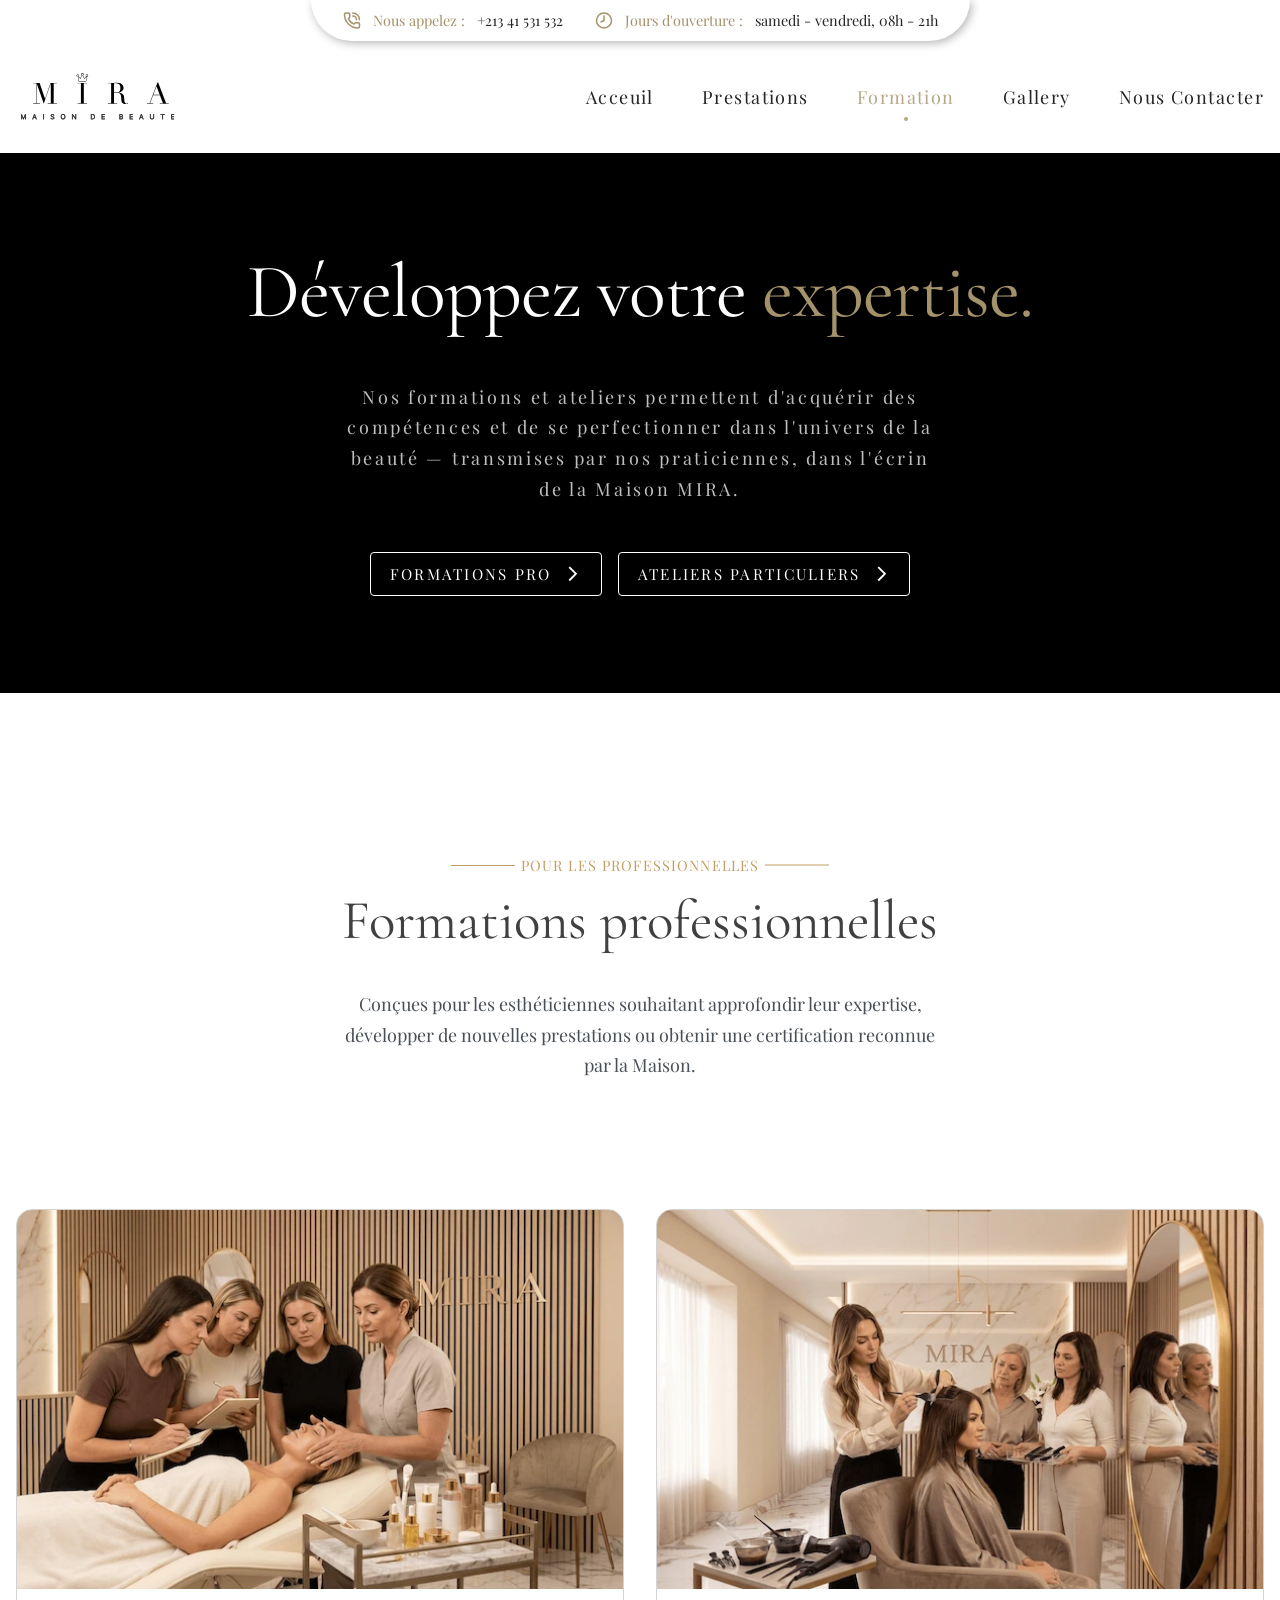
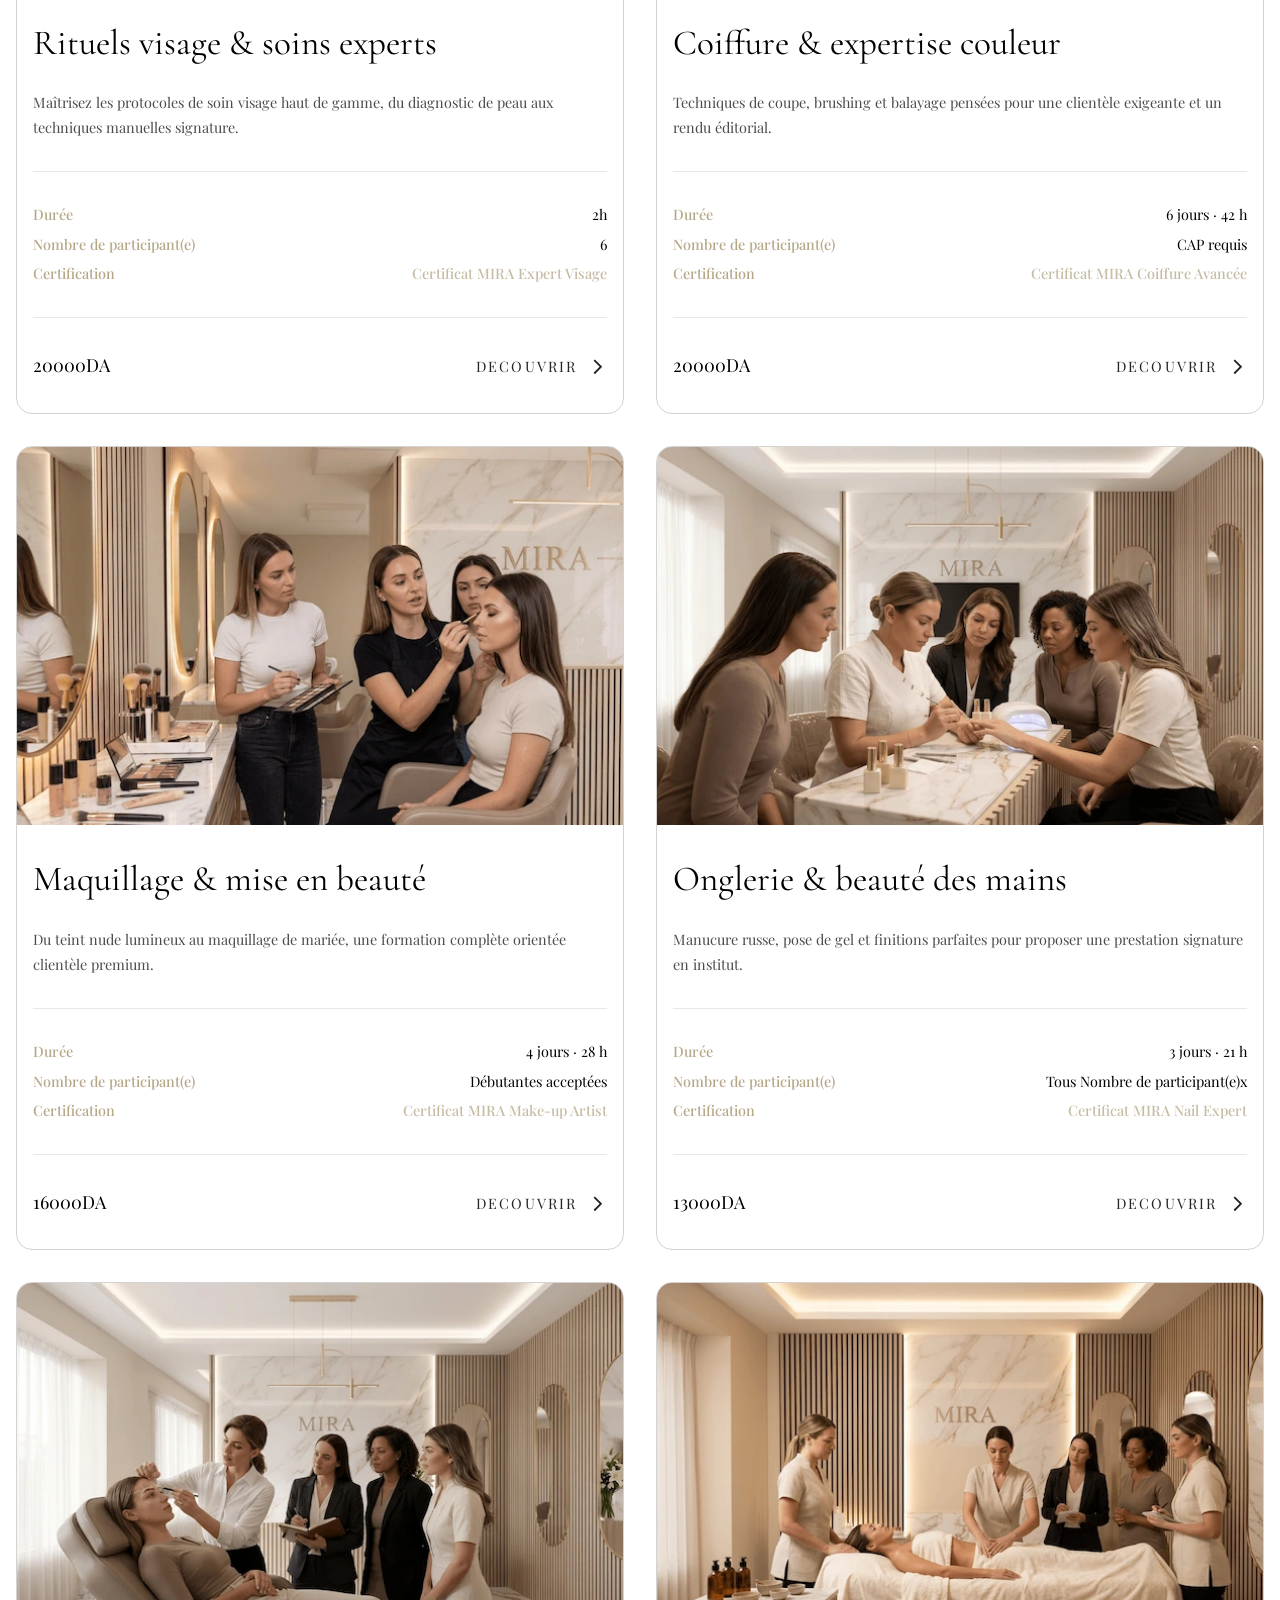
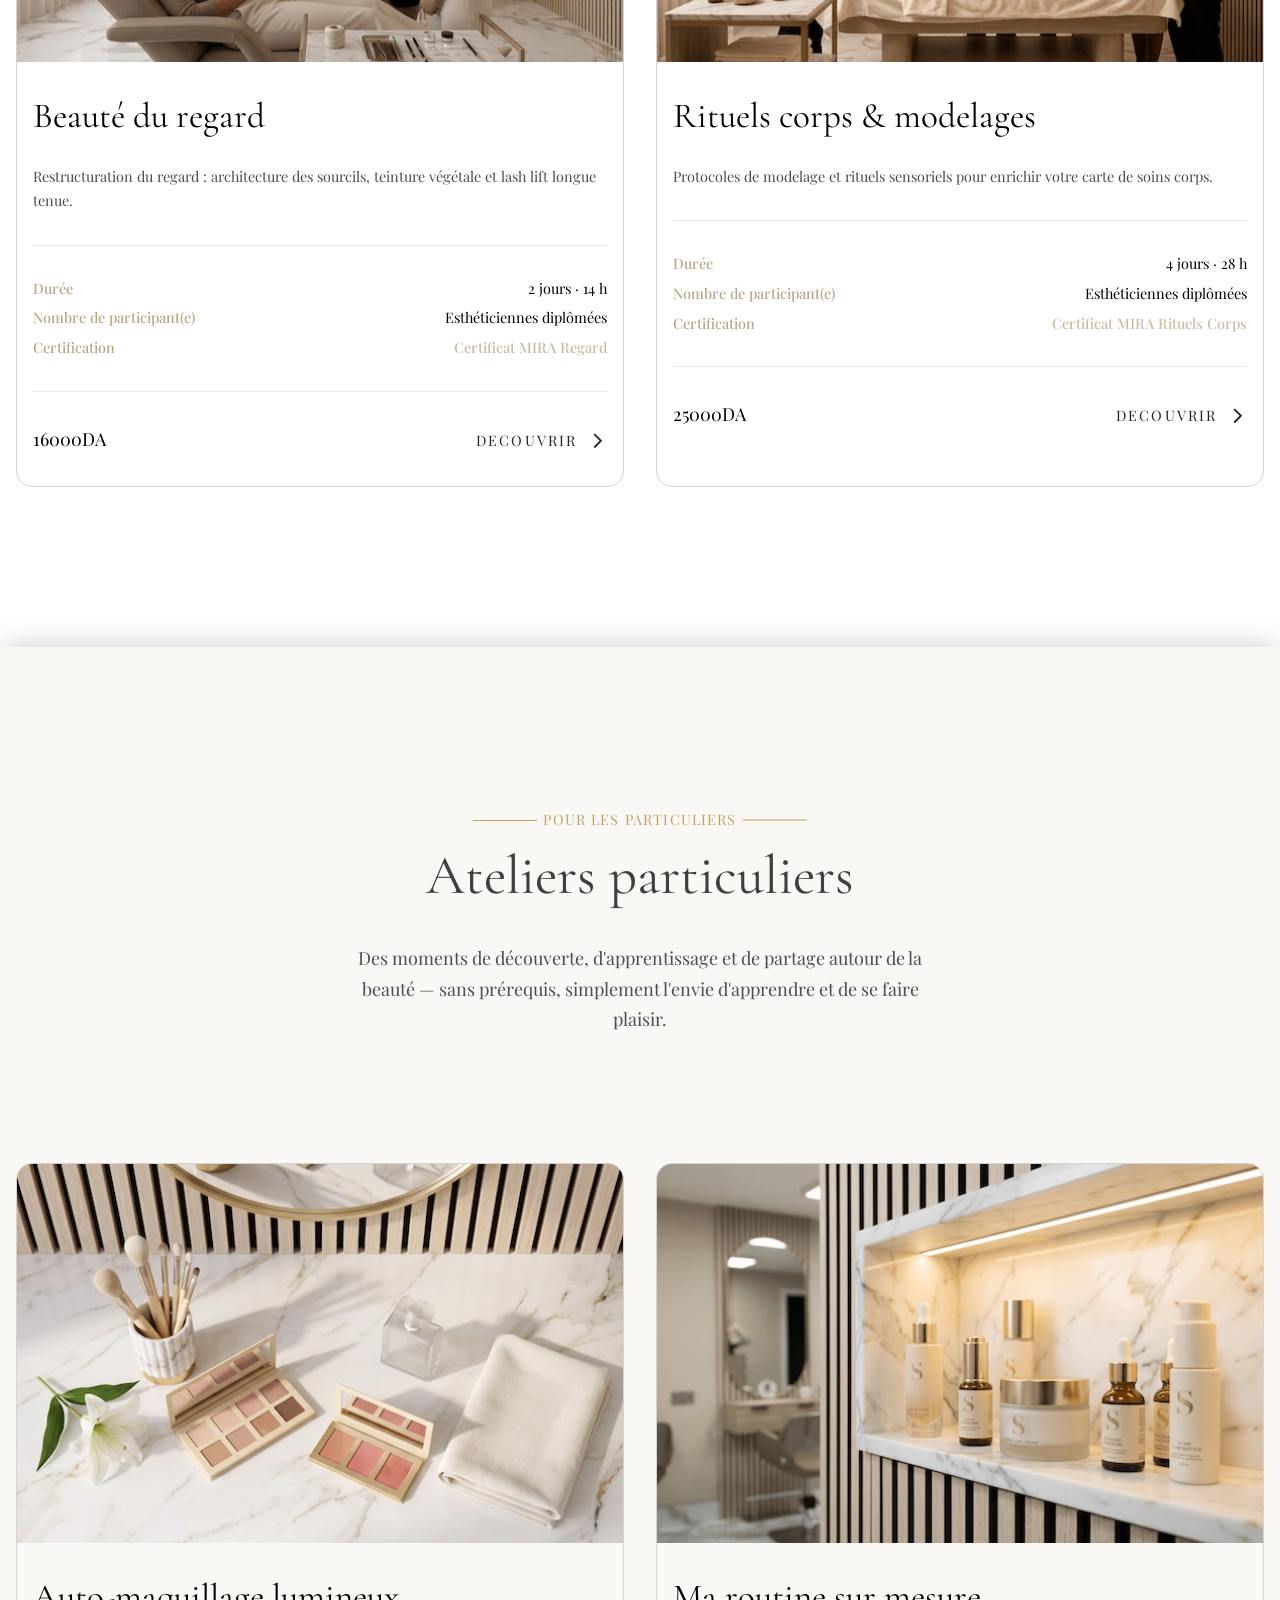
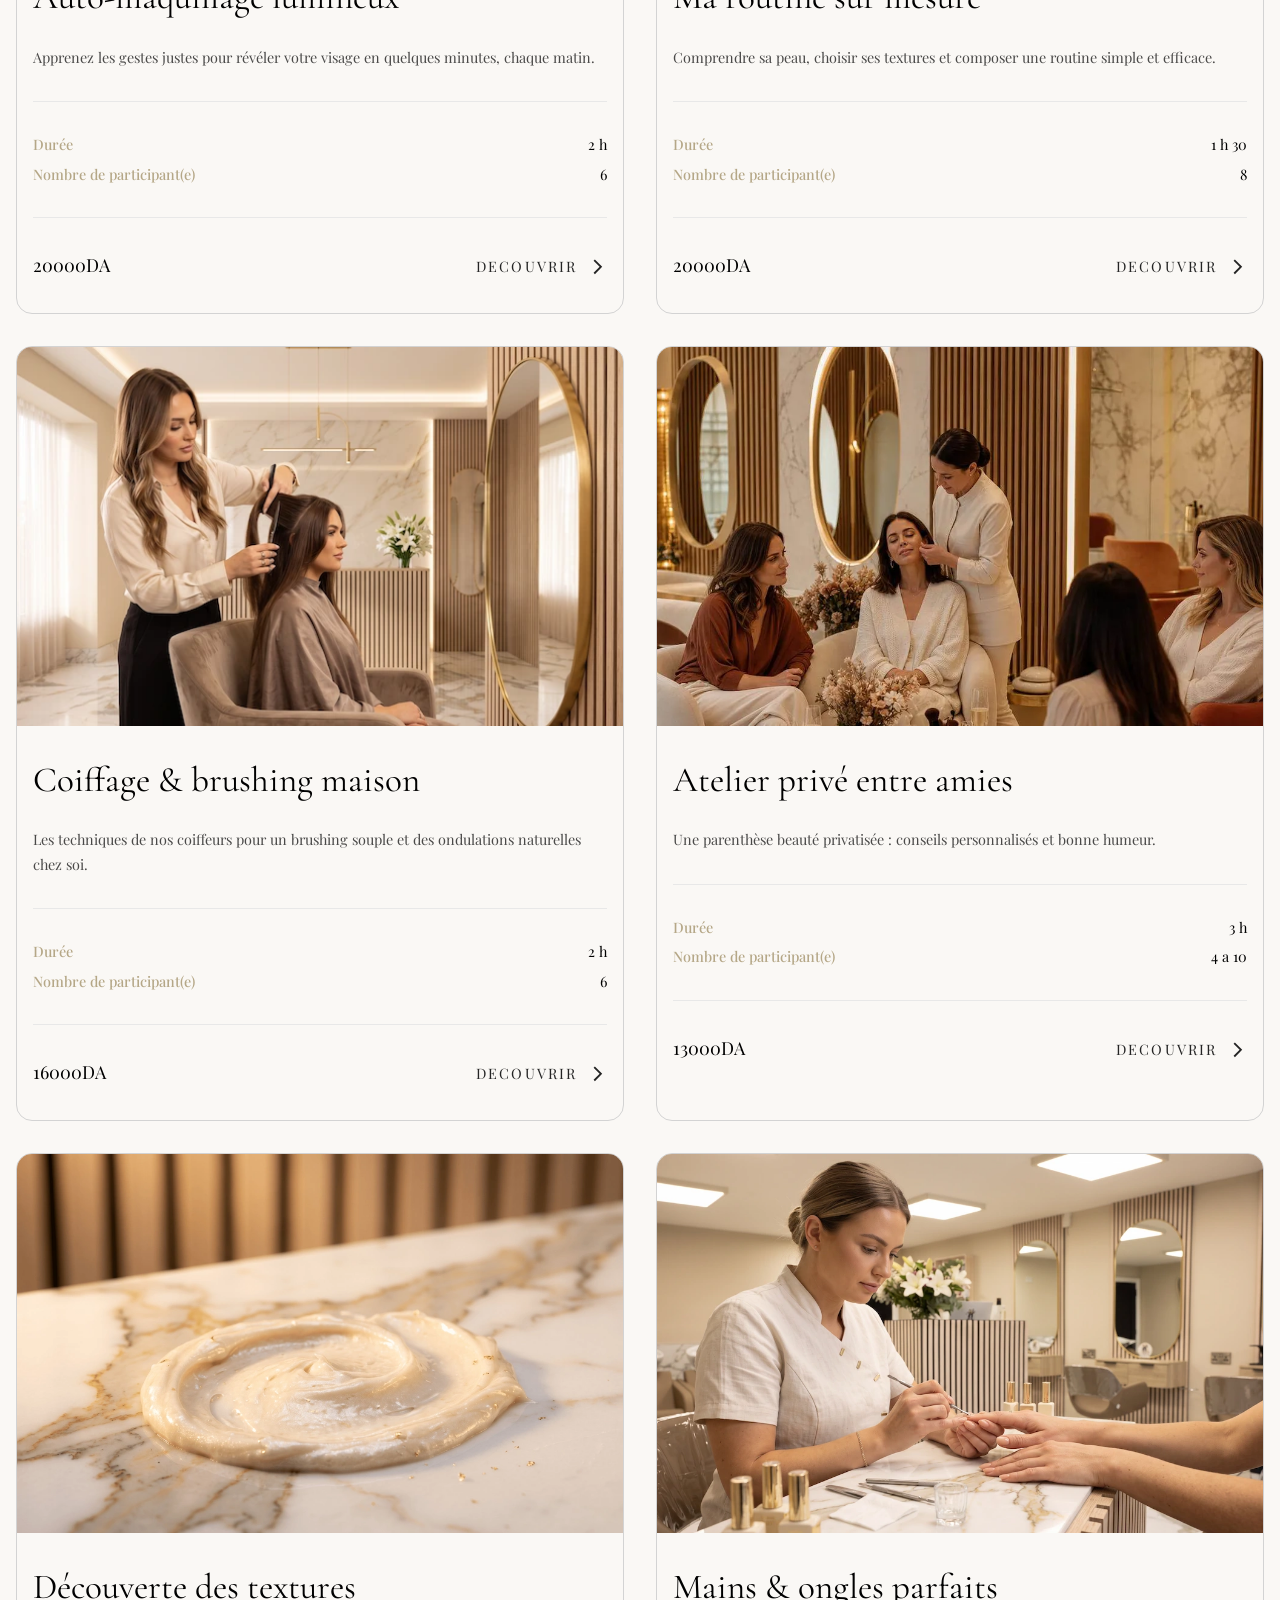
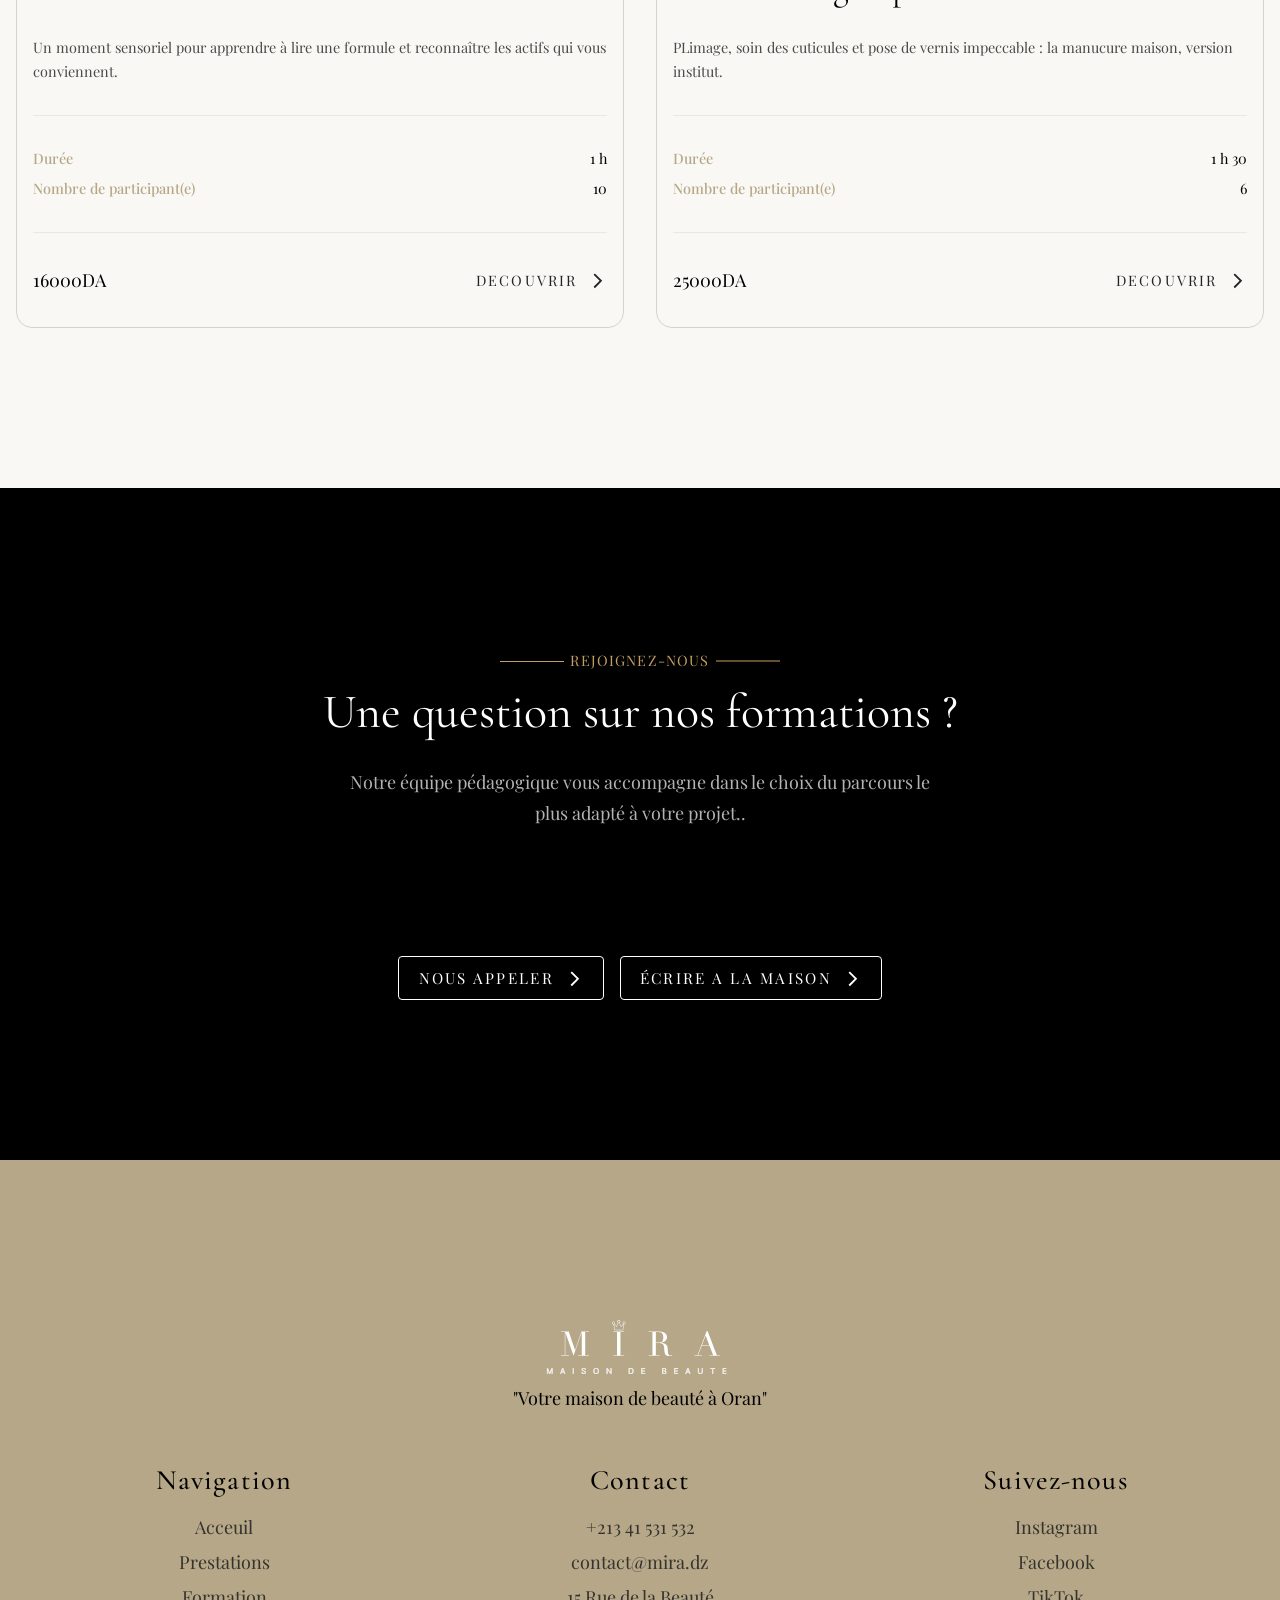
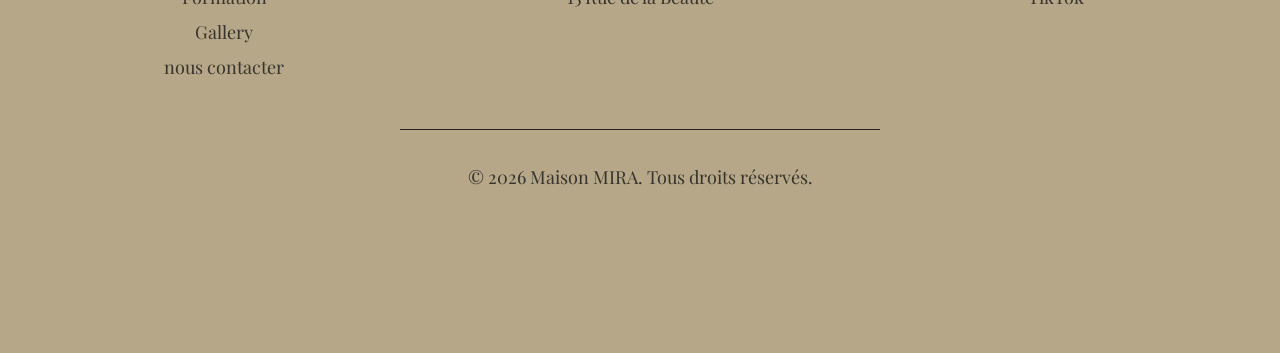
<file: client/formations.html>
<!doctype html>
<html lang="fr">
  <head>
    <meta charset="UTF-8" />
    <meta name="viewport" content="width=device-width, initial-scale=1.0" />
    <meta name="description" content="Découvrez nos formations professionnelles et ateliers de beauté sur mesure à la Maison MIRA (soins, coiffure, maquillage, onglerie). Développez votre expertise." />

    <link rel="preload" href="fonts/cormorant-garamond/cormorant-garamond-v21-latin-regular-subset.woff2" as="font" type="font/woff2" crossorigin>
    <link rel="preload" href="fonts/PlayfairDisplay/PlayfairDisplay-Regular-subset.woff2" as="font" type="font/woff2" crossorigin>
    
    <link rel="stylesheet" href="styles/bundle-main.min.css">
    <link rel="stylesheet" href="styles/training.min.css">
    

    <!-- flaticons -->
    <link rel="shortcut icon" href="images/salon.png" type="image/x-icon" />
    <title>Formations - Maison de beauté - MIRA</title>
  </head>
  <body>
    <header class="header header--minimal">
        <!-- top bar -->
        <div class="header__before-navbar">
          <address class="header__contact">
            <svg
              class="icon"
              xmlns="http://www.w3.org/2000/svg"
              width="25"
              height="25"
              viewBox="0 0 24 24"
              fill="none"
              stroke="#f1e7d0"
              stroke-width="2"
              stroke-linecap="round"
              stroke-linejoin="round"
              class="lucide lucide-phone-call preview-icon"
            >
              <path d="M13 2a9 9 0 0 1 9 9" />
              <path d="M13 6a5 5 0 0 1 5 5" />
              <path
                d="M13.832 16.568a1 1 0 0 0 1.213-.303l.355-.465A2 2 0 0 1 17 15h3a2 2 0 0 1 2 2v3a2 2 0 0 1-2 2A18 18 0 0 1 2 4a2 2 0 0 1 2-2h3a2 2 0 0 1 2 2v3a2 2 0 0 1-.8 1.6l-.468.351a1 1 0 0 0-.292 1.233 14 14 0 0 0 6.392 6.384"
              />
            </svg>
            <span class="header__contact-label">Nous appelez : </span>
            <a href="tel:+213 41 531 532" class="header__contact-value">+213 41 531 532</a>
          </address>
          <div class="header__hours">
            <svg
              class="icon"
              xmlns="http://www.w3.org/2000/svg"
              width="25"
              height="25"
              viewBox="0 0 24 24"
              fill="none"
              stroke="#f1e7d0"
              stroke-width="2"
              stroke-linecap="round"
              stroke-linejoin="round"
              class="lucide lucide-clock-8 preview-icon"
            >
              <circle cx="12" cy="12" r="10" />
              <path d="M12 6v6l-4 2" />
            </svg>
            <span class="header__contact-label">Jours d'ouverture :</span>
            <span class="header__hours-value">samedi - vendredi, 08h - 21h</span>
          </div>
        </div>
        <!-- navbar -->
        <div class="header__navbar">
          <a href="/" class="header__logo"><img src="images/logo/logo-mira-black.svg" width="602" height="171" alt="Logo Maison MIRA"/></a>
          <nav id="main-menu" class="header__navmenu">
            <ul class="navmenu__list">
              <li class="navmenu__item">
                <a href="index.html" class="navmenu__link" data-nav-link
                  >Acceuil</a
                >
              </li>
              <li class="navmenu__item">
                <a href="services.html" class="navmenu__link" data-nav-link>Prestations</a>
              </li>
              <li class="navmenu__item">
                <a href="formations.html" class="navmenu__link" data-nav-link>Formation</a>
              </li>
              <li class="navmenu__item">
                <a href="gallery.html" class="navmenu__link" data-nav-link>Gallery</a>
              </li>
              <li class="navmenu__item">
                <a href="booking.html" class="navmenu__link" data-nav-link>nous contacter</a>
              </li>
              <!-- <li><a href="" class="btn navmenu__btn">prendre rendez-vous</a></li> -->
            </ul>
          </nav>
          <button class="hamburger humburger--dark" aria-label="toggle menu" aria-expanded="false" aria-controls="main-menu">
            <svg
              class="openIcon"
              xmlns="http://www.w3.org/2000/svg"
              width="30"
              height="30"
              viewBox="0 0 24 24"
              fill="none"
              stroke="currentColor"
              stroke-width="2"
              stroke-linecap="round"
              stroke-linejoin="round">
              <circle cx="12" cy="12" r="1" />
              <circle cx="12" cy="19" r="1" />
              <circle cx="12" cy="5" r="1" />
            </svg>
            <svg
              class="closeIcon"
              xmlns="http://www.w3.org/2000/svg"
              width="30"
              height="30"
              viewBox="0 0 24 24"
              fill="none"
              stroke="#000"
              stroke-width="2"
              stroke-linecap="round"
              stroke-linejoin="round">
              <path d="M18 6 6 18" />
              <path d="m6 6 12 12" />
            </svg>
          </button>
        </div>
        <!-- hero -->
        <div class="header__hero header__hero--dark">
          <div class="header__hero-content">
            <!-- <p class="section__label">L'EXPERIENCE</p> -->
            <h1 class="header__hero-title">
              Développez votre <span class="header__hero-text">expertise.</span> 
            </h1>
            <p class="header__hero-subtitle">
              Nos formations et ateliers permettent d'acquérir des compétences et de se perfectionner dans l'univers de la beauté — transmises par nos praticiennes, dans l'écrin de la Maison MIRA.
            </p>
            <div class="header__hero-actions">
              <a class="btn btn--icon" href="#professional-training">
                <span class="btn__text">Formations pro</span>
                <span class="btn__icon">
                  <svg viewBox="0 -960 960 960">
                    <path d="m321-80-71-71 329-329-329-329 71-71 400 400L321-80Z" />
                  </svg>
                </span>
              </a>
              <a class="btn btn--icon" href="#private-workshops">
                <span class="btn__text">Ateliers particuliers</span>
                <span class="btn__icon">
                  <svg viewBox="0 -960 960 960">
                    <path d="m321-80-71-71 329-329-329-329 71-71 400 400L321-80Z" />
                  </svg>
                </span>
              </a>
            </div>
          </div>
          <!-- <div class="header__hero-image">
            <img
              src="images/formations/formation-hero.jpg"
              alt="photo de l'interieur du salon"
              srcset=""
            />
          </div> -->
        </div>
    </header>
    <main>
      <!-- Formations professionnelles -->
      <section id="professional-training" class="section reveal-element">
        <div class="container container--lg">
        <header class="section__header">
          <p class="section__label section__label--lines section__label--centered">POUR LES PROFESSIONNELLES</p>
          <h2 class="section__title section__title--spacious">Formations professionnelles</h2>
          <p class="section__content section__content--reading">Conçues pour les esthéticiennes souhaitant approfondir leur expertise, développer de nouvelles prestations ou obtenir une certification reconnue par la Maison.</p>
        </header>
        <ul class="training-list">
          <li class="training-list__item">
            <article class="training-card">
              <div class="training-card__media"> 
                <img class="training-card__image" src="images/training/formation-visage-760.webp" width="760" height="510"  
                srcset="images/training/formation-visage-600.webp 600w, images/training/formation-visage-760.webp 760w, images/training/formation-visage-1000.webp 1000w" alt="Praticienne réalisant un soin du visage en atelier de formation"
                sizes="(max-width: 64em) 100vw, 33vw" loading="lazy">
              </div>
              <div class="training-card__content">
                <div class="training-card__body">
                    <h3 class="training-card__title">Rituels visage & soins experts</h3>
                    <p class="training-card__description">Maîtrisez les protocoles de soin visage haut de gamme, du diagnostic de peau aux techniques manuelles signature.</p>
                </div>
                <hr class="training-card__separator">
                <dl class="training-card__meta">
                  <div class="training-card__meta-item">
                    <dt class="training-card__meta-label">Durée</dt>
                    <dd class="training-card__meta-value">2h</dd>
                  </div>
                  <div class="training-card__meta-item">
                    <dt class="training-card__meta-label">Nombre de participant(e)</dt>
                    <dd class="training-card__meta-value">6</dd>
                  </div>
                  <div class="training-card__meta-item">
                    <dt class="training-card__meta-label">Certification</dt>
                    <dd class="training-card__meta-value training-card__meta-value--accent">Certificat MIRA Expert Visage</dd>
                  </div>
                </dl>
                <hr class="training-card__separator">
                <div class="training-card__footer">
                  <p class="training-card__price">20000DA</p>
                  <div class="section__btns-action">
                      <a class="btn btn--icon btn--non-border" data-target="contact" href="booking.html">
                        <span class="btn__text">Decouvrir</span>
                        <span class="btn__icon">
                          <svg viewBox="0 -960 960 960">
                          <path d="m321-80-71-71 329-329-329-329 71-71 400 400L321-80Z" />
                          </svg>
                        </span>
                      </a>
                  </div>
                </div>
              </div>
            </article>
          </li>
          <li class="training-list__item">
            <article class="training-card">
              <div class="training-card__media"> 
                <img class="training-card__image" src="images/training/formation-coiffure-760.webp" width="760" height="510" 
                srcset="images/training/formation-coiffure-600.webp 600w, images/training/formation-coiffure-760.webp 760w, images/training/formation-coiffure-1000.webp 1000w" alt="Coloriste appliquant une technique de balayage sur modèle"
                sizes="(max-width: 64em) 100vw, 33vw" loading="lazy">
              </div>
              <div class="training-card__content">
                <div class="training-card__body">
                    <h3 class="training-card__title">Coiffure & expertise couleur</h3>
                    <p class="training-card__description">Techniques de coupe, brushing et balayage pensées pour une clientèle exigeante et un rendu éditorial.</p>
                </div>
                <hr class="training-card__separator">
                <dl class="training-card__meta">
                  <div class="training-card__meta-item">
                    <dt class="training-card__meta-label">Durée</dt>
                    <dd class="training-card__meta-value">6 jours · 42 h</dd>
                  </div>
                  <div class="training-card__meta-item">
                    <dt class="training-card__meta-label">Nombre de participant(e)</dt>
                    <dd class="training-card__meta-value">CAP requis</dd>
                  </div>
                  <div class="training-card__meta-item">
                    <dt class="training-card__meta-label">Certification</dt>
                    <dd class="training-card__meta-value training-card__meta-value--accent">Certificat MIRA Coiffure Avancée</dd>
                  </div>
                </dl>
                <hr class="training-card__separator">
                <div class="training-card__footer">
                  <p class="training-card__price">20000DA</p>
                  <div class="section__btns-action">
                      <a class="btn btn--icon btn--non-border" data-target="contact" href="booking.html">
                        <span class="btn__text">Decouvrir</span>
                        <span class="btn__icon">
                          <svg viewBox="0 -960 960 960">
                          <path d="m321-80-71-71 329-329-329-329 71-71 400 400L321-80Z" />
                          </svg>
                        </span>
                      </a>
                  </div>
                </div>
              </div>
            </article>
          </li>
          <li class="training-list__item">
            <article class="training-card">
              <div class="training-card__media"> 
                <img class="training-card__image" src="images/training/formation-maquillage-760.webp" width="760" height="510" 
                srcset="images/training/formation-maquillage-600.webp 600w, images/training/formation-maquillage-760.webp 760w, images/training/formation-maquillage-1000.webp 1000w" alt="Formation maquillage professionnel, application sur modèle"
                sizes="(max-width: 64em) 100vw, 33vw" loading="lazy">
              </div>
              <div class="training-card__content">
                <div class="training-card__body">
                    <h3 class="training-card__title">Maquillage & mise en beauté</h3>
                    <p class="training-card__description">Du teint nude lumineux au maquillage de mariée, une formation complète orientée clientèle premium.</p>
                </div>
                <hr class="training-card__separator">
                <dl class="training-card__meta">
                  <div class="training-card__meta-item">
                    <dt class="training-card__meta-label">Durée</dt>
                    <dd class="training-card__meta-value">4 jours · 28 h</dd>
                  </div>
                  <div class="training-card__meta-item">
                    <dt class="training-card__meta-label">Nombre de participant(e)</dt>
                    <dd class="training-card__meta-value">Débutantes acceptées</dd>
                  </div>
                  <div class="training-card__meta-item">
                    <dt class="training-card__meta-label">Certification</dt>
                    <dd class="training-card__meta-value training-card__meta-value--accent">Certificat MIRA Make-up Artist</dd>
                  </div>
                </dl>
                <hr class="training-card__separator">
                <div class="training-card__footer">
                  <p class="training-card__price">16000DA</p>
                  <div class="section__btns-action">
                      <a class="btn btn--icon btn--non-border" data-target="contact" href="booking.html">
                        <span class="btn__text">Decouvrir</span>
                        <span class="btn__icon">
                          <svg viewBox="0 -960 960 960">
                          <path d="m321-80-71-71 329-329-329-329 71-71 400 400L321-80Z" />
                          </svg>
                        </span>
                      </a>
                  </div>
                </div>
              </div>
            </article>
          </li>
          <li class="training-list__item">
            <article class="training-card">
              <div class="training-card__media"> 
                <img class="training-card__image" src="images/training/formation-mains-760.webp" width="760" height="510" 
                srcset="images/training/formation-mains-600.webp 600w, images/training/formation-mains-760.webp 760w,,images/training/formation-mains-1000.webp 1000w" alt="Manucure signature MIRA réalisée en atelier de formation"
                sizes="(max-width: 64em) 100vw, 33vw" loading="lazy">
              </div>
              <div class="training-card__content">
                <div class="training-card__body">
                    <h3 class="training-card__title">Onglerie & beauté des mains</h3>
                    <p class="training-card__description">Manucure russe, pose de gel et finitions parfaites pour proposer une prestation signature en institut.</p>
                </div>
                <hr class="training-card__separator">
                <dl class="training-card__meta">
                  <div class="training-card__meta-item">
                    <dt class="training-card__meta-label">Durée</dt>
                    <dd class="training-card__meta-value">3 jours · 21 h</dd>
                  </div>
                  <div class="training-card__meta-item">
                    <dt class="training-card__meta-label">Nombre de participant(e)</dt>
                    <dd class="training-card__meta-value">Tous Nombre de participant(e)x</dd>
                  </div>
                  <div class="training-card__meta-item">
                    <dt class="training-card__meta-label">Certification</dt>
                    <dd class="training-card__meta-value training-card__meta-value--accent">Certificat MIRA Nail Expert</dd>
                  </div>
                </dl>
                <hr class="training-card__separator">
                <div class="training-card__footer">
                  <p class="training-card__price">13000DA</p>
                  <div class="section__btns-action">
                      <a class="btn btn--icon btn--non-border" data-target="contact" href="booking.html">
                        <span class="btn__text">Decouvrir</span>
                        <span class="btn__icon">
                          <svg viewBox="0 -960 960 960">
                          <path d="m321-80-71-71 329-329-329-329 71-71 400 400L321-80Z" />
                          </svg>
                        </span>
                      </a>
                  </div>
                </div>
              </div>
            </article>
          </li>
          <li class="training-list__item">
            <article class="training-card">
              <div class="training-card__media"> 
                <img class="training-card__image" src="images/training/formation-regard-760.webp" width="760" height="510" 
                srcset="images/training/formation-regard-600.webp 600w, images/training/formation-regard-760.webp 760w, images/training/formation-regard-1000.webp 1000w" alt="Restructuration de sourcils lors d'un atelier de formation"
                sizes="(max-width: 64em) 100vw, 33vw" loading="lazy">
              </div>
              <div class="training-card__content">
                <div class="training-card__body">
                    <h3 class="training-card__title">Beauté du regard</h3>
                    <p class="training-card__description">Restructuration du regard : architecture des sourcils, teinture végétale et lash lift longue tenue.</p>
                </div>
                <hr class="training-card__separator">
                <dl class="training-card__meta">
                  <div class="training-card__meta-item">
                    <dt class="training-card__meta-label">Durée</dt>
                    <dd class="training-card__meta-value">2 jours · 14 h</dd>
                  </div>
                  <div class="training-card__meta-item">
                    <dt class="training-card__meta-label">Nombre de participant(e)</dt>
                    <dd class="training-card__meta-value">Esthéticiennes diplômées</dd>
                  </div>
                  <div class="training-card__meta-item">
                    <dt class="training-card__meta-label">Certification</dt>
                    <dd class="training-card__meta-value training-card__meta-value--accent">Certificat MIRA Regard</dd>
                  </div>
                </dl>
                <hr class="training-card__separator">
                <div class="training-card__footer">
                  <p class="training-card__price">16000DA</p>
                  <div class="section__btns-action">
                      <a class="btn btn--icon btn--non-border" data-target="contact" href="booking.html">
                        <span class="btn__text">Decouvrir</span>
                        <span class="btn__icon">
                          <svg viewBox="0 -960 960 960">
                          <path d="m321-80-71-71 329-329-329-329 71-71 400 400L321-80Z" />
                          </svg>
                        </span>
                      </a>
                  </div>
                </div>
              </div>
            </article>
          </li>
          <li class="training-list__item">
            <article class="training-card">
              <div class="training-card__media"> 
                <img class="training-card__image" src="images/training/formation-corps-760.webp" width="760" height="510" 
                srcset="images/training/formation-corps-600.webp 600w, images/training/formation-corps-760.webp 760w, images/training/formation-corps-1000.webp 1000w" alt="Démonstration d'un modelage corps en formation professionnelles"
                sizes="(max-width: 64em) 100vw, 33vw" loading="lazy">
              </div>
              <div class="training-card__content">
                <div class="training-card__body">
                    <h3 class="training-card__title">Rituels corps & modelages</h3>
                    <p class="training-card__description">Protocoles de modelage et rituels sensoriels pour enrichir votre carte de soins corps.</p>
                </div>
                <hr class="training-card__separator">
                <dl class="training-card__meta">
                  <div class="training-card__meta-item">
                    <dt class="training-card__meta-label">Durée</dt>
                    <dd class="training-card__meta-value">4 jours · 28 h</dd>
                  </div>
                  <div class="training-card__meta-item">
                    <dt class="training-card__meta-label">Nombre de participant(e)</dt>
                    <dd class="training-card__meta-value">Esthéticiennes diplômées</dd>
                  </div>
                  <div class="training-card__meta-item">
                    <dt class="training-card__meta-label">Certification</dt>
                    <dd class="training-card__meta-value training-card__meta-value--accent">Certificat MIRA Rituels Corps</dd>
                  </div>
                </dl>
                <hr class="training-card__separator">
                <div class="training-card__footer">
                  <p class="training-card__price">25000DA</p>
                  <div class="section__btns-action">
                      <a class="btn btn--icon btn--non-border" data-target="contact" href="booking.html">
                        <span class="btn__text">Decouvrir</span>
                        <span class="btn__icon">
                          <svg viewBox="0 -960 960 960">
                          <path d="m321-80-71-71 329-329-329-329 71-71 400 400L321-80Z" />
                          </svg>
                        </span>
                      </a>
                  </div>
                </div>
              </div>
            </article>
          </li>
        </ul>
        </div>
      </section>

      <!-- ========================== -->
      <!-- Ateliers particuliers -->
      <section id="private-workshops" class="section reveal-element section-on-light section--private-workshops">
        <div class="container container--lg">
        <header class="section__header">
          <p class="section__label section__label--lines section__label--centered">POUR LES PARTICULIERS</p>
          <h2 class="section__title section__title--spacious">Ateliers particuliers</h2>
          <p class="section__content section__content--reading">Des moments de découverte, d'apprentissage et de partage autour de la beauté — sans prérequis, simplement l'envie d'apprendre et de se faire plaisir.</p>
        </header>
        <ul class="training-list">
          <li class="training-list__item">
            <article class="training-card">
              <div class="training-card__media"> 
                <img class="training-card__image" src="images/training/workshops/makeup-detail-760.webp" width="760" height="510" 
                srcset="images/training/workshops/makeup-detail-600.webp 600w, images/training/workshops/makeup-detail-760.webp 760w, images/training/workshops/makeup-detail-1000.webp 1000w" alt="Participante s'exerçant à l'auto-maquillage lors d'un atelier particulier"
                sizes="(max-width: 64em) 100vw, 33vw" loading="lazy">
              </div>
              <div class="training-card__content">
                <div class="training-card__body">
                    <h3 class="training-card__title">Auto-maquillage lumineux</h3>
                    <p class="training-card__description">Apprenez les gestes justes pour révéler votre visage en quelques minutes, chaque matin.</p>
                </div>
                <hr class="training-card__separator">
                <dl class="training-card__meta">
                  <div class="training-card__meta-item">
                    <dt class="training-card__meta-label">Durée</dt>
                    <dd class="training-card__meta-value">2 h</dd>
                  </div>
                  <div class="training-card__meta-item">
                    <dt class="training-card__meta-label">Nombre de participant(e)</dt>
                    <dd class="training-card__meta-value">6</dd>
                  </div>
                </dl>
                <hr class="training-card__separator">
                <div class="training-card__footer">
                  <p class="training-card__price">20000DA</p>
                  <div class="section__btns-action">
                      <a class="btn btn--icon btn--non-border" data-target="contact" href="booking.html">
                        <span class="btn__text">Decouvrir</span>
                        <span class="btn__icon">
                          <svg viewBox="0 -960 960 960">
                          <path d="m321-80-71-71 329-329-329-329 71-71 400 400L321-80Z" />
                          </svg>
                        </span>
                      </a>
                  </div>
                </div>
              </div>
            </article>
          </li>
          <li class="training-list__item">
            <article class="training-card">
              <div class="training-card__media"> 
                <img class="training-card__image" src="images/training/workshops/ateliers-particuliers/diagnostic-products-760.jpg" width="760" height="510" 
                srcset="images/training/workshops/diagnostic-products-600.webp 600w, images/training/workshops/diagnostic-products-760.webp 760w, images/training/workshops/diagnostic-products-1000.webp 1000w" alt="Diagnostic de peau et sélection de produits lors d'un atelier particulier"
                sizes="(max-width: 64em) 100vw, 33vw" loading="lazy">
              </div>
              <div class="training-card__content">
                <div class="training-card__body">
                    <h3 class="training-card__title">Ma routine sur mesure</h3>
                    <p class="training-card__description">Comprendre sa peau, choisir ses textures et composer une routine simple et efficace.</p>
                </div>
                <hr class="training-card__separator">
                <dl class="training-card__meta">
                  <div class="training-card__meta-item">
                    <dt class="training-card__meta-label">Durée</dt>
                    <dd class="training-card__meta-value">1 h 30</dd>
                  </div>
                  <div class="training-card__meta-item">
                    <dt class="training-card__meta-label">Nombre de participant(e)</dt>
                    <dd class="training-card__meta-value">8</dd>
                  </div>
                </dl>
                <hr class="training-card__separator">
                <div class="training-card__footer">
                  <p class="training-card__price">20000DA</p>
                  <div class="section__btns-action">
                      <a class="btn btn--icon btn--non-border" data-target="contact" href="booking.html">
                        <span class="btn__text">Decouvrir</span>
                        <span class="btn__icon">
                          <svg viewBox="0 -960 960 960">
                          <path d="m321-80-71-71 329-329-329-329 71-71 400 400L321-80Z" />
                          </svg>
                        </span>
                      </a>
                  </div>
                </div>
              </div>
            </article>
          </li>
          <li class="training-list__item">
            <article class="training-card">
              <div class="training-card__media"> 
                <img class="training-card__image" src="images/training/workshops/hair-gesture-760.webp" width="760" height="510" 
                srcset="images/training/workshops/hair-gesture-600.webp 600w, images/training/workshops/hair-gesture-760.webp 760w, images/training/workshops/hair-gesture-1000.webp 1000w" alt="Démonstration d'un geste de brushing en atelier particulier"
                sizes="(max-width: 64em) 100vw, 33vw" loading="lazy">
              </div>
              <div class="training-card__content">
                <div class="training-card__body">
                    <h3 class="training-card__title">Coiffage & brushing maison</h3>
                    <p class="training-card__description">Les techniques de nos coiffeurs pour un brushing souple et des ondulations naturelles chez soi.</p>
                </div>
                <hr class="training-card__separator">
                <dl class="training-card__meta">
                  <div class="training-card__meta-item">
                    <dt class="training-card__meta-label">Durée</dt>
                    <dd class="training-card__meta-value">2 h</dd>
                  </div>
                  <div class="training-card__meta-item">
                    <dt class="training-card__meta-label">Nombre de participant(e)</dt>
                    <dd class="training-card__meta-value">6</dd>
                  </div>
                </dl>
                <hr class="training-card__separator">
                <div class="training-card__footer">
                  <p class="training-card__price">16000DA</p>
                  <div class="section__btns-action">
                      <a class="btn btn--icon btn--non-border" data-target="contact" href="booking.html">
                        <span class="btn__text">Decouvrir</span>
                        <span class="btn__icon">
                          <svg viewBox="0 -960 960 960">
                          <path d="m321-80-71-71 329-329-329-329 71-71 400 400L321-80Z" />
                          </svg>
                        </span>
                      </a>
                  </div>
                </div>
              </div>
            </article>
          </li>
          <li class="training-list__item">
            <article class="training-card">
              <div class="training-card__media"> 
                <img class="training-card__image" src="images/training/workshops/atelier-prive-amies-760.webp" width="760" height="510" 
                srcset="images/training/workshops/atelier-prive-amies-600.webp 600w, images/training/workshops/atelier-prive-amies-760.webp 760w, images/training/workshops/atelier-prive-amies-1000.webp 1000w" alt="Groupe d'amies lors d'un atelier beauté privatisée">
              </div>
              <div class="training-card__content"
              sizes="(max-width: 64em) 100vw, 33vw" loading="lazy">
                <div class="training-card__body">
                    <h3 class="training-card__title">Atelier privé entre amies</h3>
                    <p class="training-card__description">Une parenthèse beauté privatisée : conseils personnalisés et bonne humeur.</p>
                </div>
                <hr class="training-card__separator">
                <dl class="training-card__meta">
                  <div class="training-card__meta-item">
                    <dt class="training-card__meta-label">Durée</dt>
                    <dd class="training-card__meta-value">3 h</dd>
                  </div>
                  <div class="training-card__meta-item">
                    <dt class="training-card__meta-label">Nombre de participant(e)</dt>
                    <dd class="training-card__meta-value">4 a 10</dd>
                  </div>
                </dl>
                <hr class="training-card__separator">
                <div class="training-card__footer">
                  <p class="training-card__price">13000DA</p>
                  <div class="section__btns-action">
                      <a class="btn btn--icon btn--non-border" data-target="contact" href="booking.html">
                        <span class="btn__text">Decouvrir</span>
                        <span class="btn__icon">
                          <svg viewBox="0 -960 960 960">
                          <path d="m321-80-71-71 329-329-329-329 71-71 400 400L321-80Z" />
                          </svg>
                        </span>
                      </a>
                  </div>
                </div>
              </div>
            </article>
          </li>
          <li class="training-list__item">
            <article class="training-card">
              <div class="training-card__media"> 
                <img class="training-card__image" src="images/formations/training/workshops/treatment-texture-760.jpg" width="760" height="510" 
                srcset="images/training/workshops/treatment-texture-600.webp 600w, images/training/workshops/treatment-texture-760.webp 760w, images/training/workshops/treatment-texture-1000.webp 1000w" alt="Découverte sensorielle de textures cosmétiques en atelier particulier">
              </div>
              <div class="training-card__content"
              sizes="(max-width: 64em) 100vw, 33vw" loading="lazy">
                <div class="training-card__body">
                    <h3 class="training-card__title">Découverte des textures</h3>
                    <p class="training-card__description">Un moment sensoriel pour apprendre à lire une formule et reconnaître les actifs qui vous conviennent.</p>
                </div>
                <hr class="training-card__separator">
                <dl class="training-card__meta">
                  <div class="training-card__meta-item">
                    <dt class="training-card__meta-label">Durée</dt>
                    <dd class="training-card__meta-value">1 h</dd>
                  </div>
                  <div class="training-card__meta-item">
                    <dt class="training-card__meta-label">Nombre de participant(e)</dt>
                    <dd class="training-card__meta-value">10</dd>
                  </div>
                </dl>
                <hr class="training-card__separator">
                <div class="training-card__footer">
                  <p class="training-card__price">16000DA</p>
                  <div class="section__btns-action">
                      <a class="btn btn--icon btn--non-border" data-target="contact" href="booking.html">
                        <span class="btn__text">Decouvrir</span>
                        <span class="btn__icon">
                          <svg viewBox="0 -960 960 960">
                          <path d="m321-80-71-71 329-329-329-329 71-71 400 400L321-80Z" />
                          </svg>
                        </span>
                      </a>
                  </div>
                </div>
              </div>
            </article>
          </li>
          <li class="training-list__item">
            <article class="training-card">
              <div class="training-card__media"> 
                <img class="training-card__image" src="images/training/workshops/manicure-760.webp" width="760" height="510" 
                srcset="images/training/workshops/manicure-600.webp 600w, images/training/workshops/manicure-760.webp 760w, images/training/workshops/manicure-1000.webp 1000w" alt="Manucure réalisée lors de l'atelier Mains & ongles parfaits">
              </div>
              <div class="training-card__content"
              sizes="(max-width: 64em) 100vw, 33vw" loading="lazy">
                <div class="training-card__body">
                    <h3 class="training-card__title">Mains & ongles parfaits</h3>
                    <p class="training-card__description">PLimage, soin des cuticules et pose de vernis impeccable : la manucure maison, version institut.</p>
                </div>
                <hr class="training-card__separator">
                <dl class="training-card__meta">
                  <div class="training-card__meta-item">
                    <dt class="training-card__meta-label">Durée</dt>
                    <dd class="training-card__meta-value">1 h 30</dd>
                  </div>
                  <div class="training-card__meta-item">
                    <dt class="training-card__meta-label">Nombre de participant(e)</dt>
                    <dd class="training-card__meta-value">6</dd>
                  </div>
                </dl>
                <hr class="training-card__separator">
                <div class="training-card__footer">
                  <p class="training-card__price">25000DA</p>
                  <div class="section__btns-action">
                      <a class="btn btn--icon btn--non-border" data-target="contact" href="booking.html">
                        <span class="btn__text">Decouvrir</span>
                        <span class="btn__icon">
                          <svg viewBox="0 -960 960 960">
                          <path d="m321-80-71-71 329-329-329-329 71-71 400 400L321-80Z" />
                          </svg>
                        </span>
                      </a>
                  </div>
                </div>
              </div>
            </article>
          </li>
        </ul>
        </div>
      </section>

      <!-- ========================== -->
      <section class="section reveal-element header__hero--dark">
        <div class="container container--lg">
        <div class="section__header">
            <p class="section__label section__label--centered section__label--lines">rejoignez-nous</p>
            <h2 class="section__title section__title--compact">Une question sur nos formations ?</h2>
            <p class="section__content section__content--reading">Notre équipe pédagogique vous accompagne dans le choix du parcours le plus adapté à votre projet..</p>
            <div class="header__hero-actions header__hero-actions-tight">
              <a class="btn btn--icon" href="tel:+213656510091">
                <span class="btn__text">Nous appeler</span>
                <span class="btn__icon">
                  <svg viewBox="0 -960 960 960">
                    <path d="m321-80-71-71 329-329-329-329 71-71 400 400L321-80Z" />
                  </svg>
                </span>
              </a>
              <a class="btn btn--icon" href="mailto:contact@mira.dz">
                <span class="btn__text">Écrire a la maison</span>
                <span class="btn__icon">
                  <svg viewBox="0 -960 960 960">
                    <path d="m321-80-71-71 329-329-329-329 71-71 400 400L321-80Z" />
                  </svg>
                </span>
              </a>
            </div>
          </div>
          </div>
      </section>

        <!-- section footer -->
       <footer class="section footer">
        <div class="container">
          <!-- Bloc principal avec colonnes -->
          <div class="footer__top">
            <div class="footer__brand">
              <a href="/" class="footer__logo"><img src="images/logo/logo-mira.svg" width="602" height="171" alt="Logo Maison MIRA" loading="lazy"/></a>
              <p class="footer__tagline">"Votre maison de beauté à Oran"</p>
            </div>
            <nav class="footer__nav">
              <h3 class="footer__heading">Navigation</h3>
              <ul class="footer__nav-list">
                <li class="footer__nav-item"><a href="index.html" class="footer__nav-link" data-nav-link>Acceuil</a></li>
                <li class="footer__nav-item"><a href="services.html" class="footer__nav-link">Prestations</a></li>
                <li class="footer__nav-item"><a href="formations.html" class="footer__nav-link">Formation</a></li>
                <li class="footer__nav-item"><a href="gallery.html" class="footer__nav-link">Gallery</a></li>
                <li class="footer__nav-item"><a href="booking.html" class="footer__nav-link">nous contacter</a></li>
                <!-- <li><a href="" class="btn navmenu__btn">prendre rendez-vous</a></li> -->
              </ul>
            </nav>
            <div class="footer__contact">
              <h3 class="footer__heading">Contact</h3>
              <address class="footer__address"> 
                <a href="tel:+213 41 531 532" class="footer__contact-link">+213 41 531 532</a>
                <a href="mailto:contact@mira.dz" class="footer__contact-link">contact@mira.dz</a>
                <span>15 Rue de la Beauté</span>
              </address>
            </div>
            <div class="footer__social">
              <h3 class="footer__heading">Suivez-nous</h3>
              <ul class="footer__social-list">
                <li><a href="#" class="footer__social-link">Instagram</a></li>
                <li><a href="#" class="footer__social-link">Facebook</a></li>
                <li><a href="#" class="footer__social-link">TikTok</a></li>
              </ul>
              
            </div>
          </div>
          <hr>
          <!-- Barre de copyright -->
          <div class="footer__bottom">
            <p class="footer__copyright">© 2026 Maison MIRA. Tous droits réservés.</p>
          </div>
        </div>
       </footer>
    </main>
    <script src="scripts/main.js" defer></script>
    <script src="scripts/observer.js" defer></script>
    <script src="scripts/active-state.js" defer></script>
  </body>
</html>
</file>
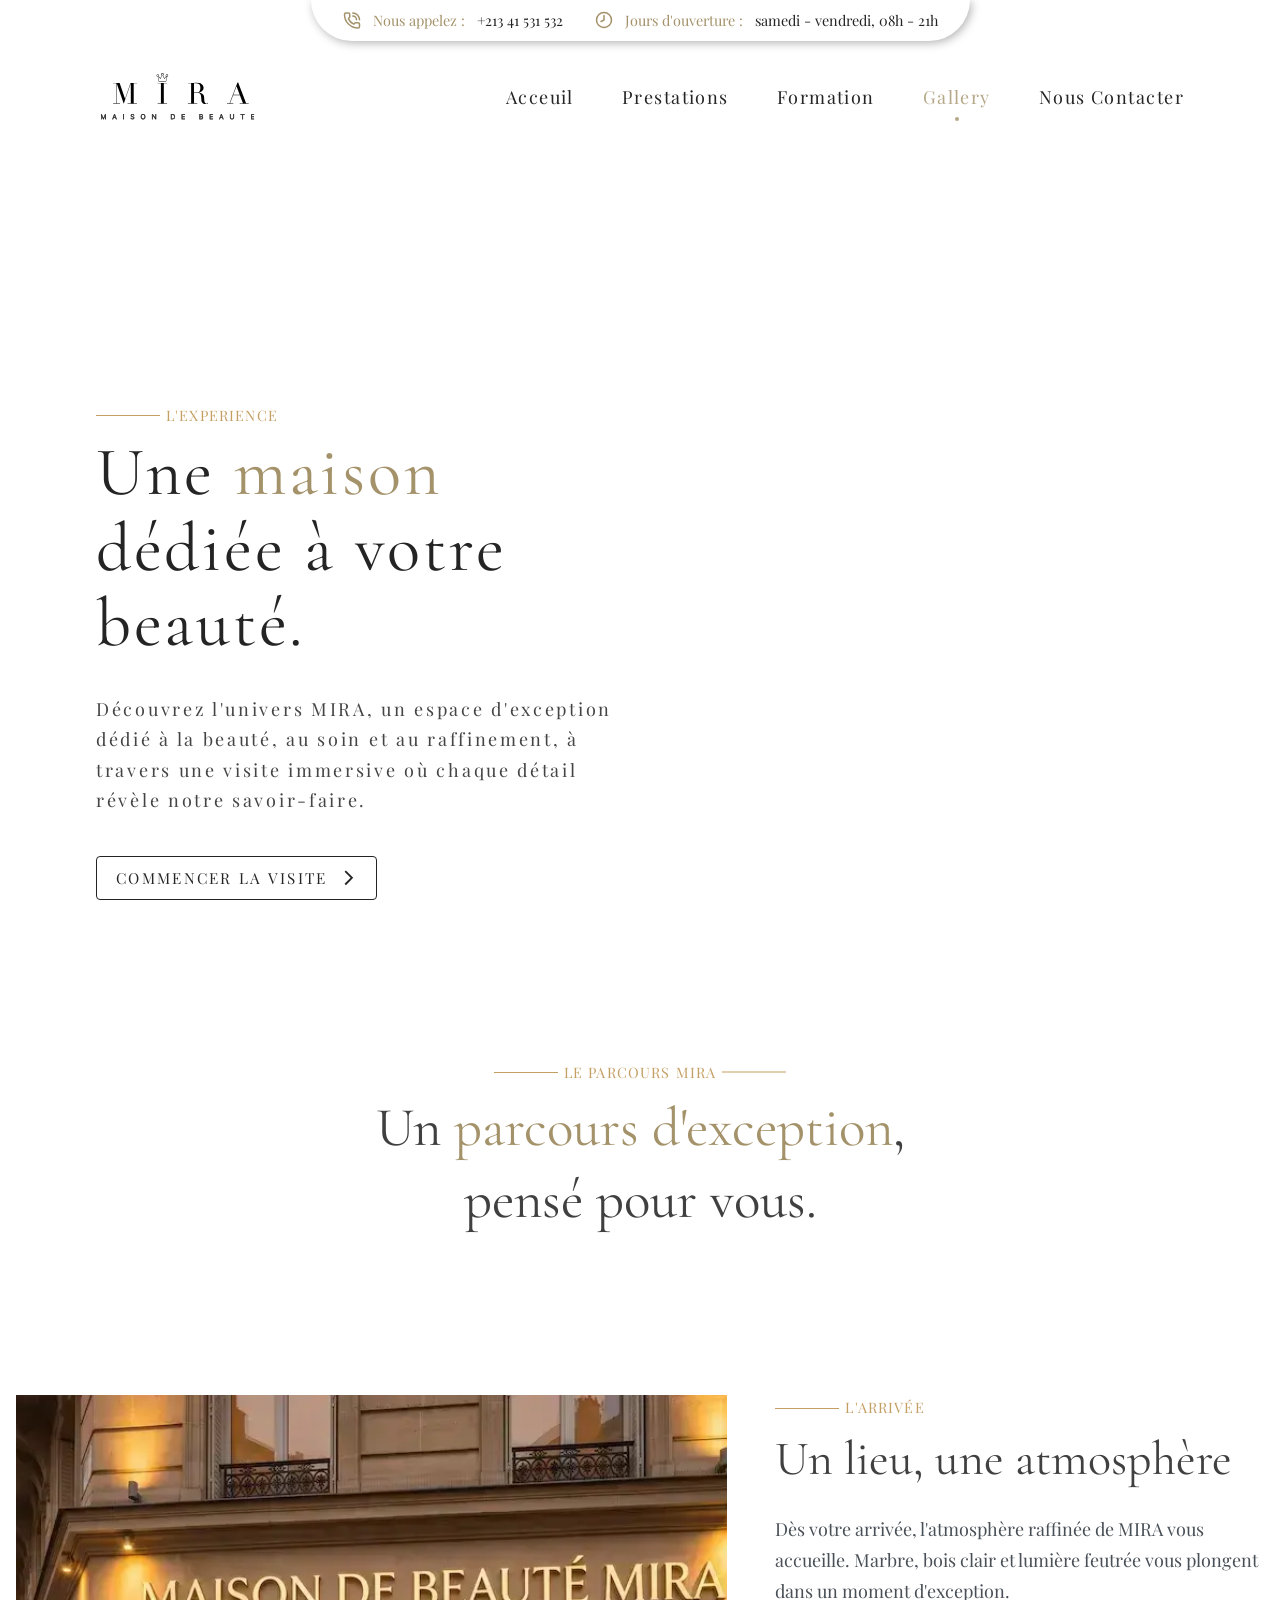
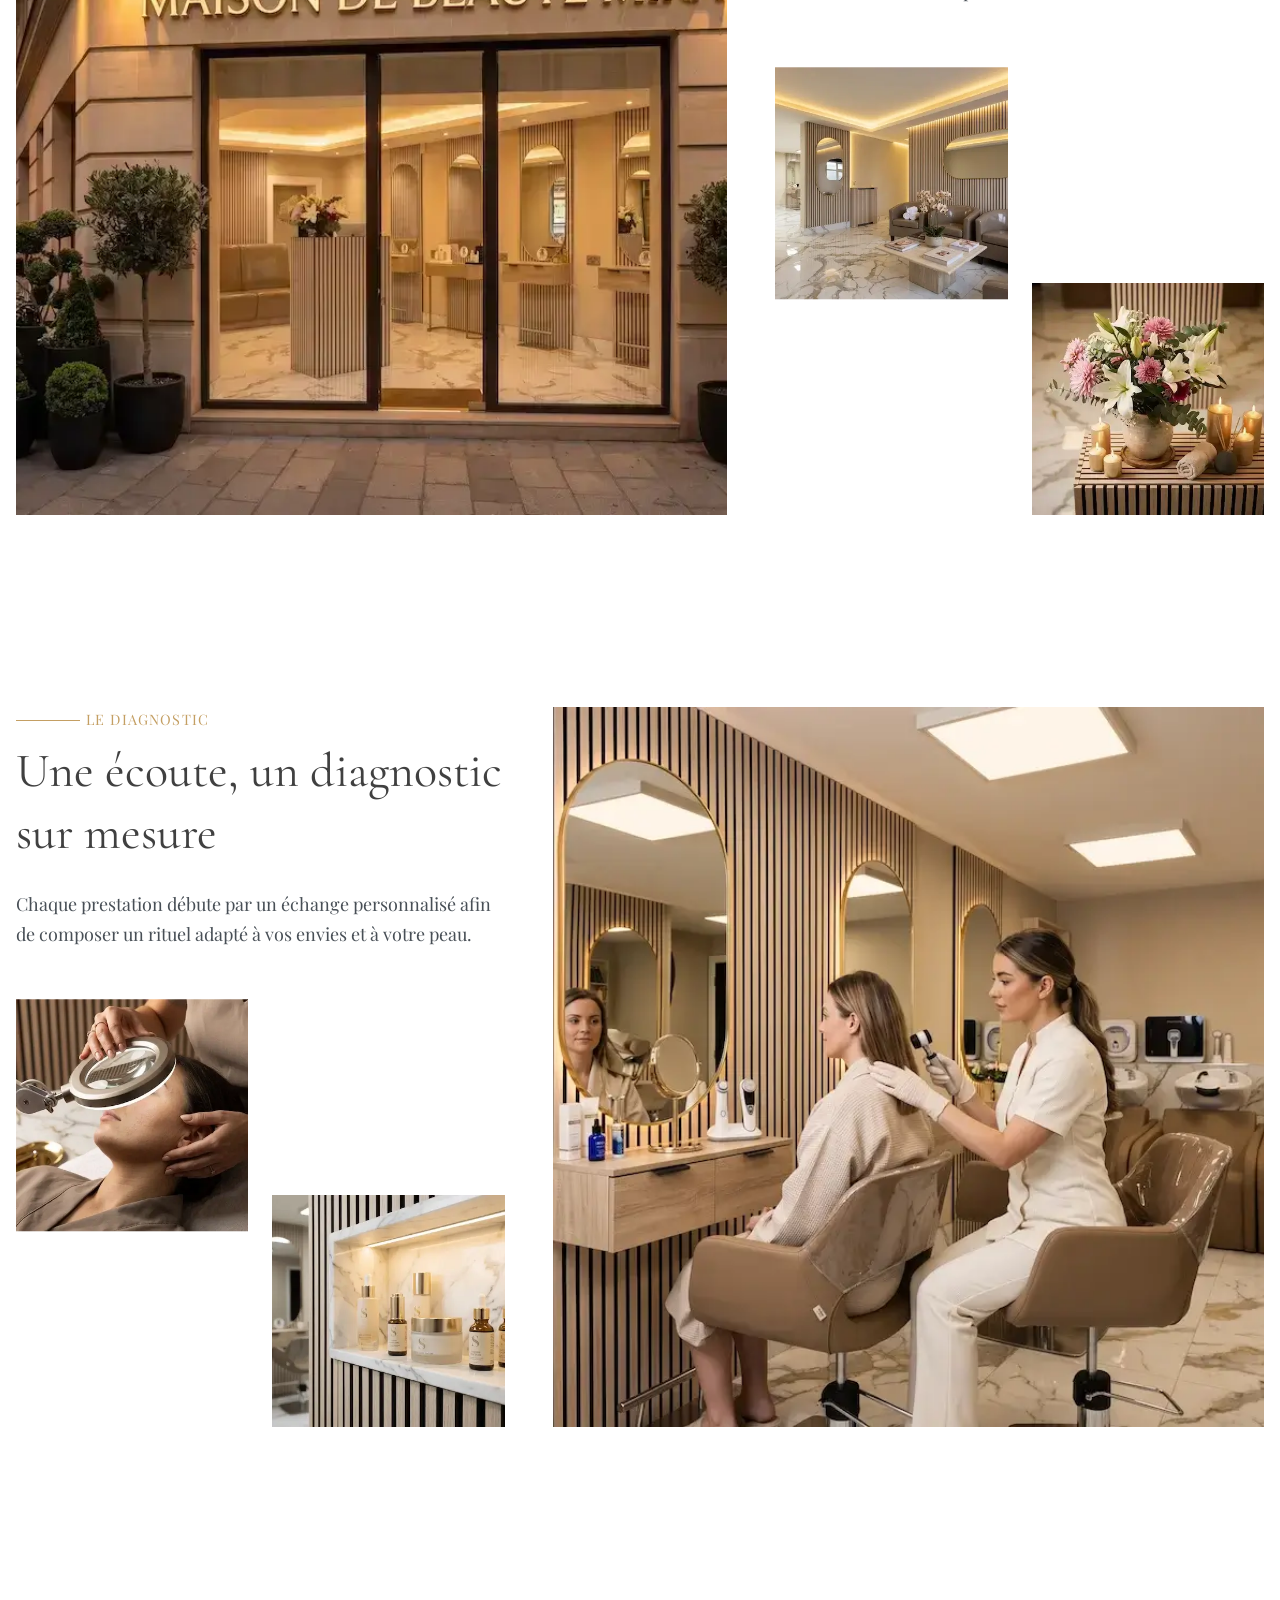
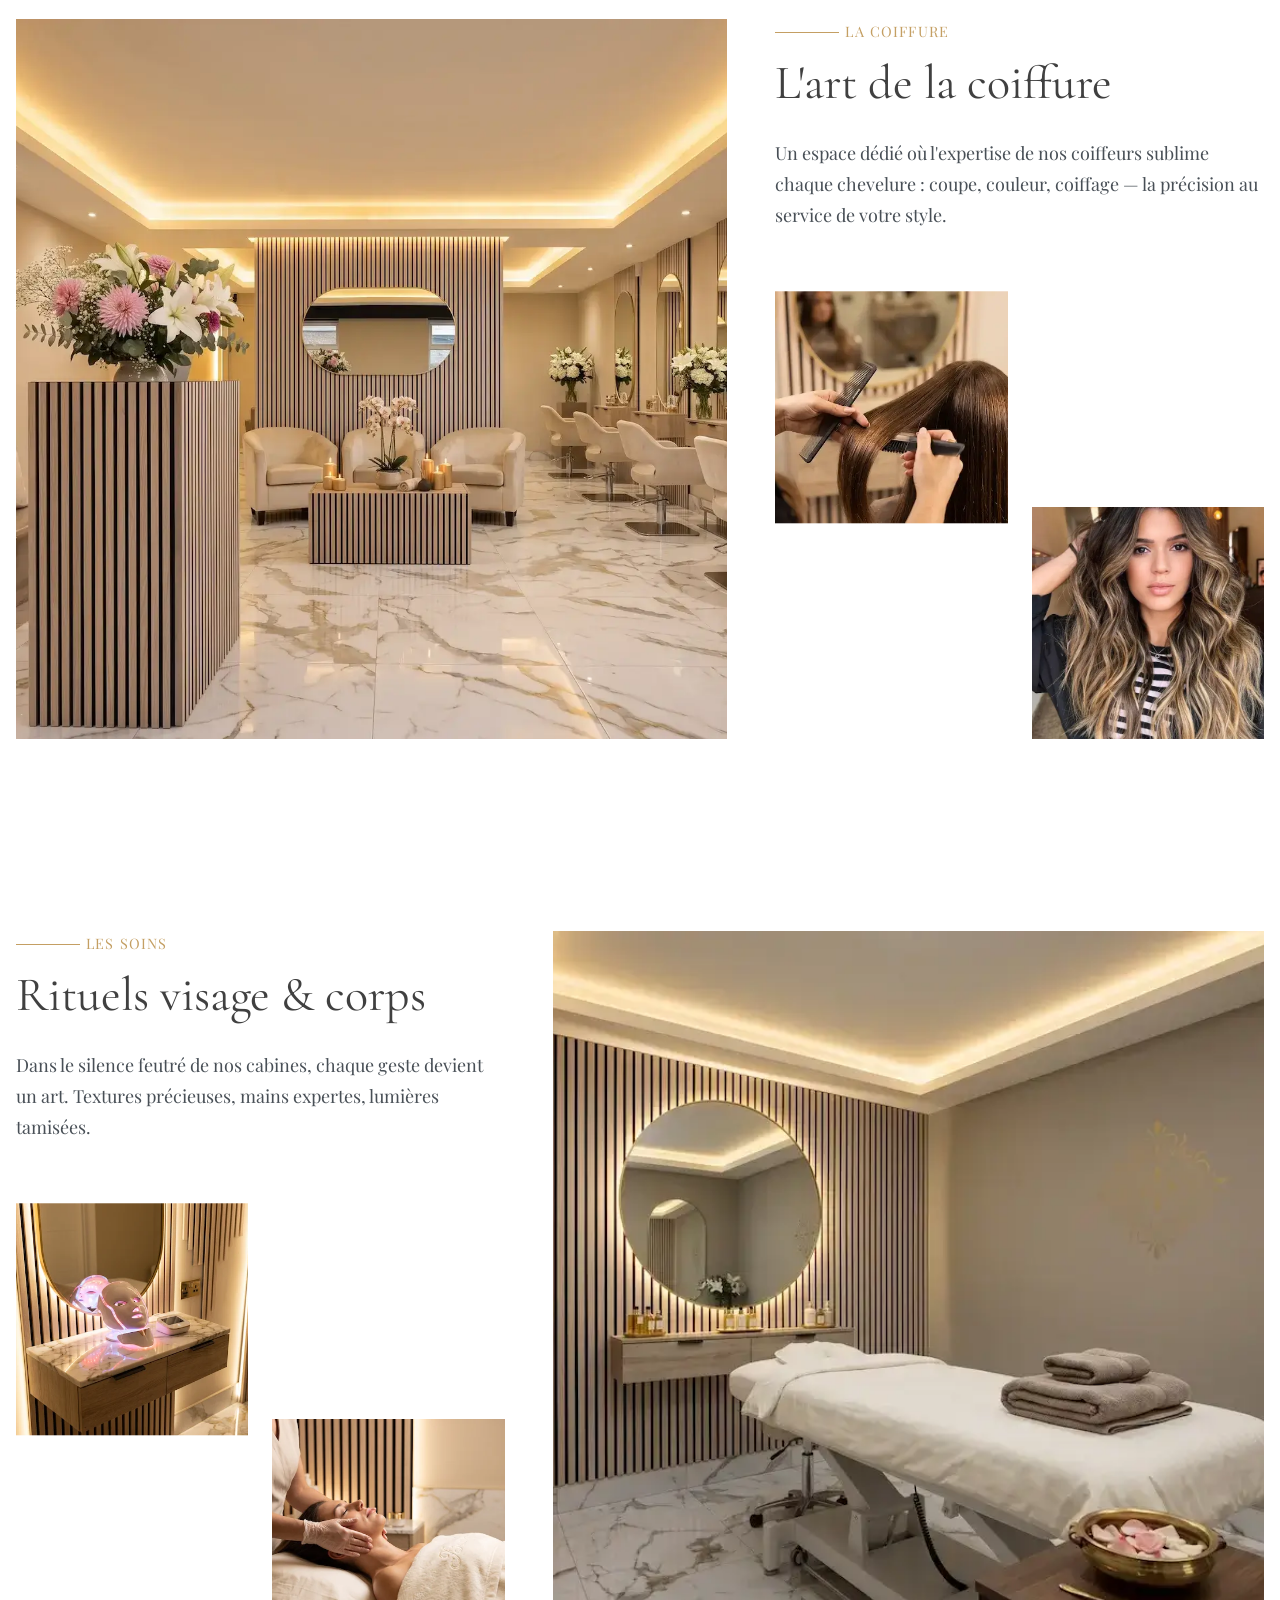
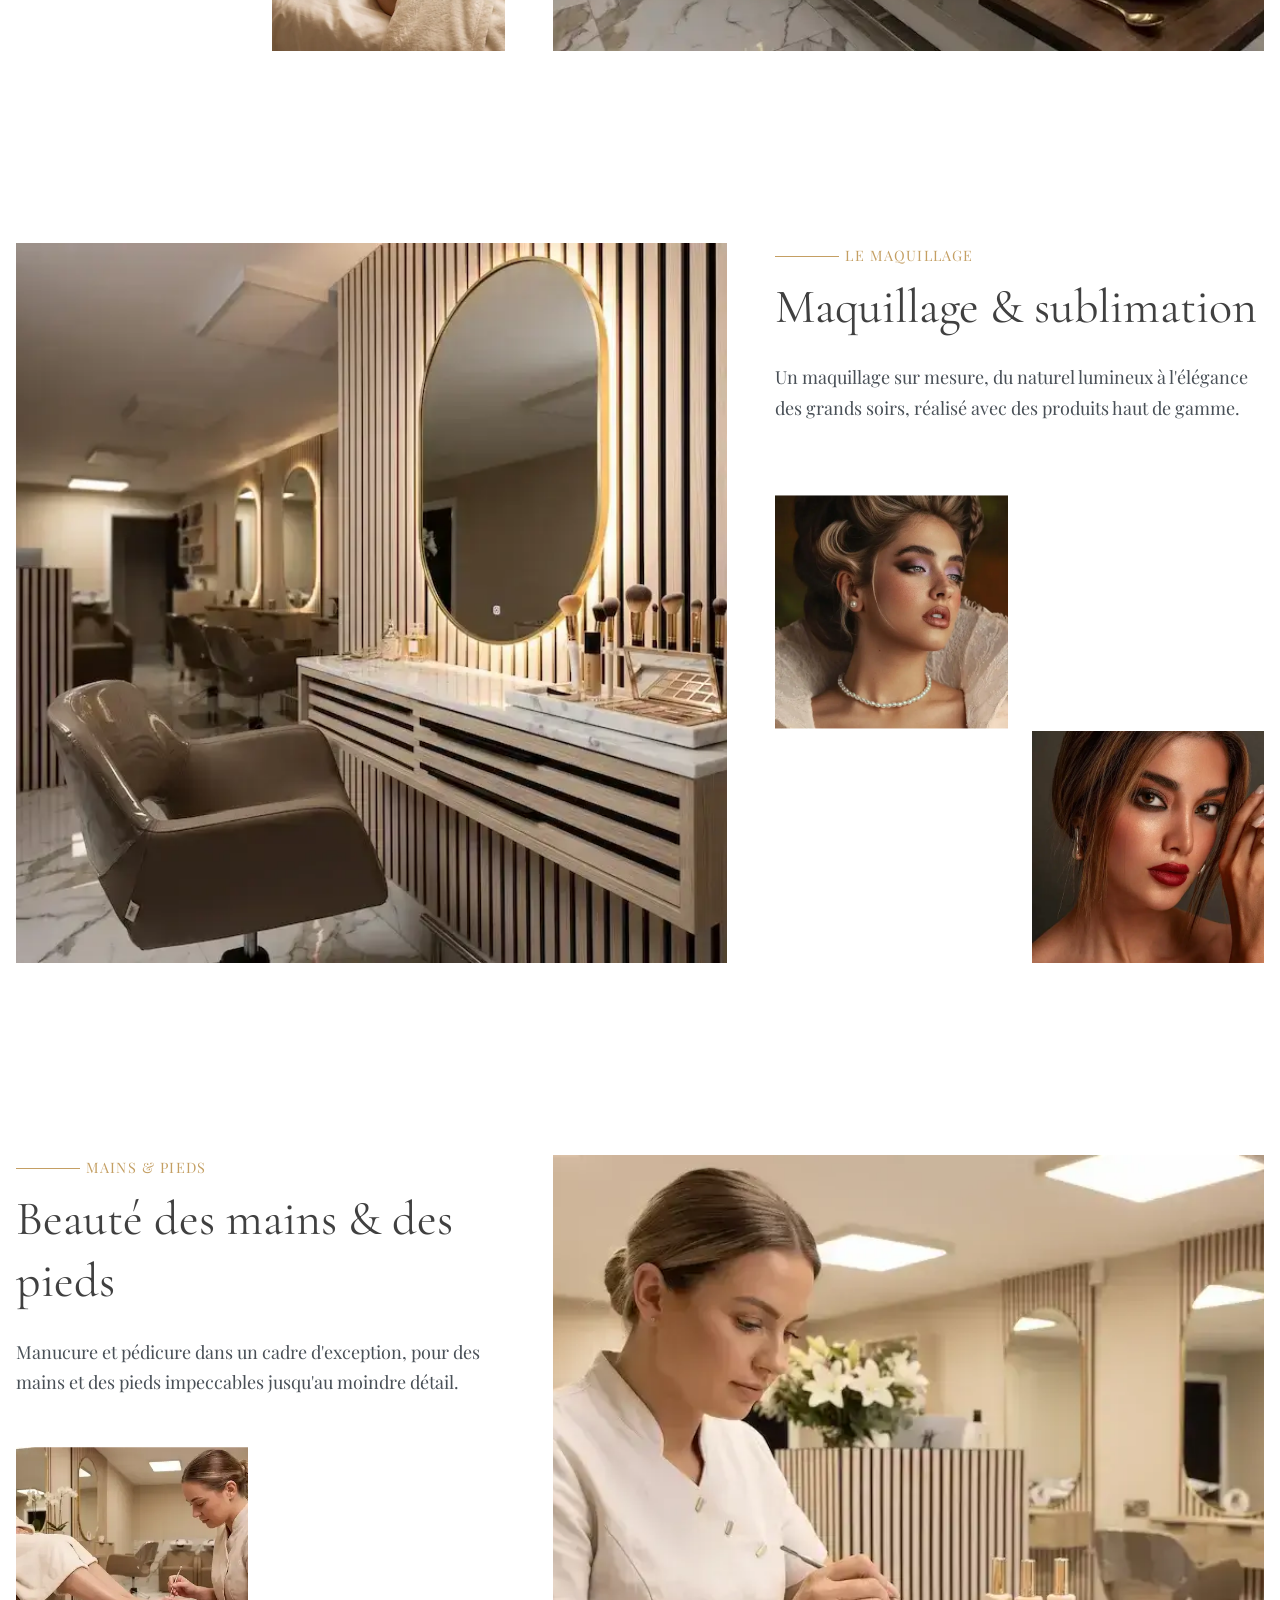
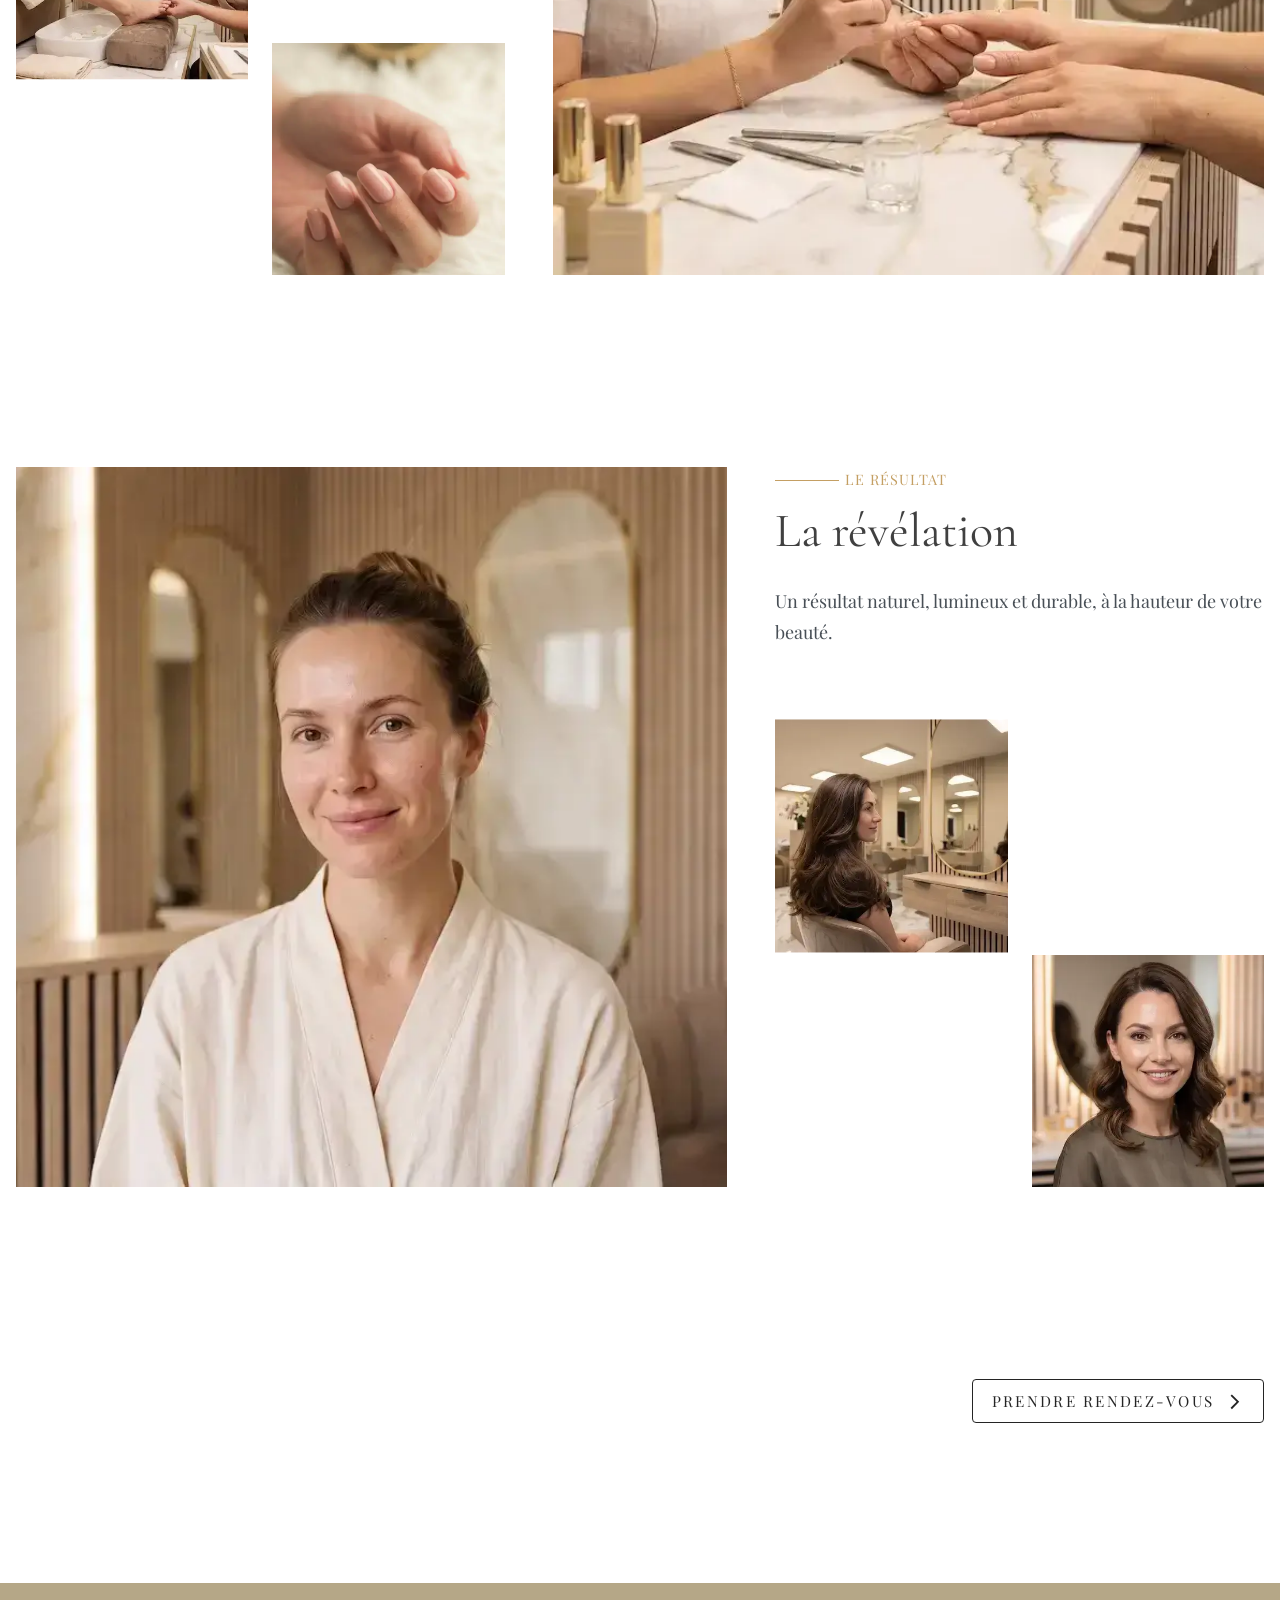
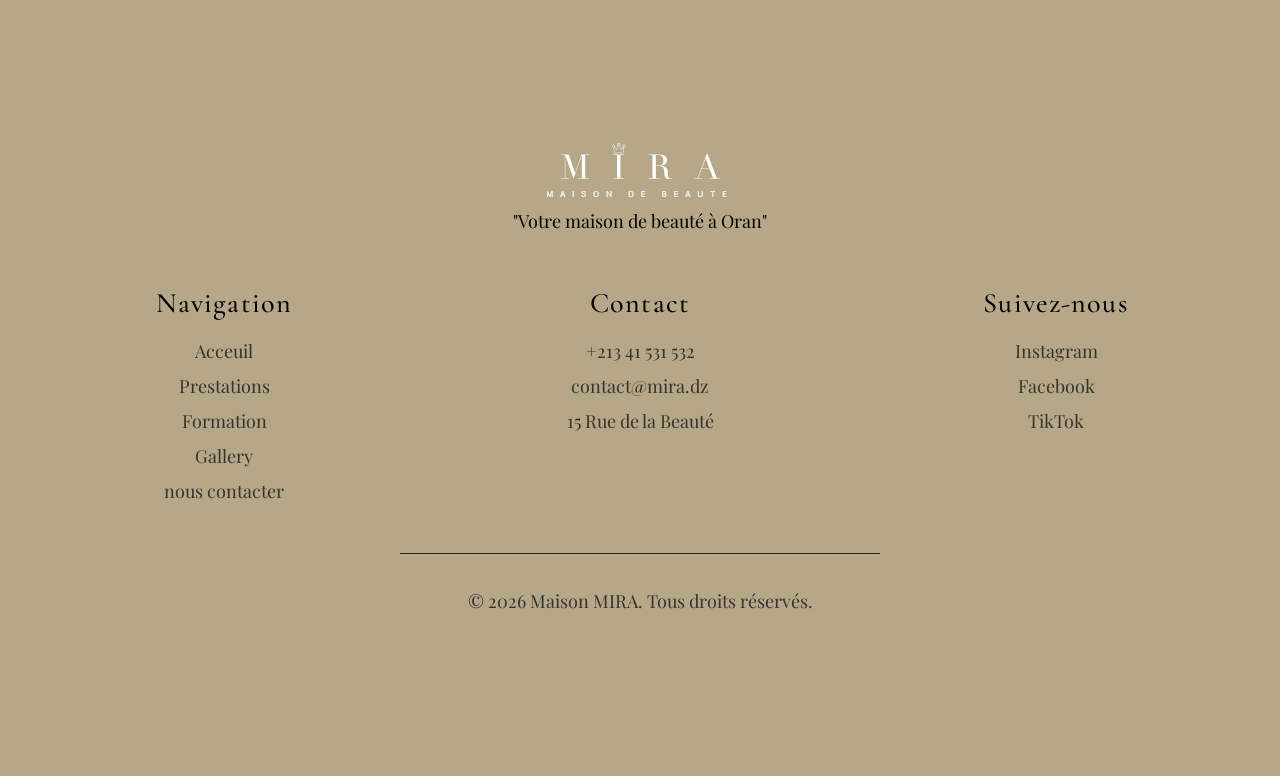
<file: client/gallery.html>
<!doctype html>
<html lang="fr">
  <head>
    <meta charset="UTF-8" />
    <meta name="viewport" content="width=device-width, initial-scale=1.0" />
    <meta name="description" content="Immersion dans l'univers de Mira Maison de Beauté. Parcourez notre galerie et découvrez l'excellence de nos soins d'exception." />

    <link rel="preload" href="fonts/cormorant-garamond/cormorant-garamond-v21-latin-regular-subset.woff2" as="font" type="font/woff2" crossorigin>
    <link rel="preload" href="fonts/PlayfairDisplay/PlayfairDisplay-Regular-subset.woff2" as="font" type="font/woff2" crossorigin>
    
    <link rel="stylesheet" href="styles/bundle-main.min.css">
    <link rel="stylesheet" href="styles/gallery.min.css">

    <!-- flaticons -->
    <link rel="shortcut icon" href="images/salon.png" type="image/x-icon">
    <title>Gallery - Maison de beauté - MIRA</title>
  </head>
  <body>
    <header class="header header--split">
          <!-- top bar -->
        <div class="header__before-navbar">
          <address class="header__contact">
            <svg
              class="icon"
              xmlns="http://www.w3.org/2000/svg"
              width="25"
              height="25"
              viewBox="0 0 24 24"
              fill="none"
              stroke="#f1e7d0"
              stroke-width="2"
              stroke-linecap="round"
              stroke-linejoin="round"
              class="lucide lucide-phone-call preview-icon"
            >
              <path d="M13 2a9 9 0 0 1 9 9" />
              <path d="M13 6a5 5 0 0 1 5 5" />
              <path
                d="M13.832 16.568a1 1 0 0 0 1.213-.303l.355-.465A2 2 0 0 1 17 15h3a2 2 0 0 1 2 2v3a2 2 0 0 1-2 2A18 18 0 0 1 2 4a2 2 0 0 1 2-2h3a2 2 0 0 1 2 2v3a2 2 0 0 1-.8 1.6l-.468.351a1 1 0 0 0-.292 1.233 14 14 0 0 0 6.392 6.384"
              />
            </svg>
            <span class="header__contact-label">Nous appelez : </span>
            <a href="tel:+213 41 531 532" class="header__contact-value">+213 41 531 532</a>
          </address>
          <div class="header__hours">
            <svg
              class="icon"
              xmlns="http://www.w3.org/2000/svg"
              width="20"
              height="20"
              viewBox="0 0 24 24"
              fill="none"
              stroke="#f1e7d0"
              stroke-width="2"
              stroke-linecap="round"
              stroke-linejoin="round"
              class="lucide lucide-clock-8 preview-icon"
            >
              <circle cx="12" cy="12" r="10" />
              <path d="M12 6v6l-4 2" />
            </svg>
            <span class="header__contact-label">Jours d'ouverture :</span>
            <span class="header__hours-value">samedi - vendredi, 08h - 21h</span>
          </div>
        </div>
          <!-- navbar -->
        <div class="header__navbar">
            <a href="/" class="header__logo"><img src="images/logo/logo-mira-black.svg" width="602" height="171" alt="Logo Maison MIRA"/></a>
            <nav id="main-menu" class="header__navmenu">
              <ul class="navmenu__list">
                <li class="navmenu__item"><a href="index.html" class="navmenu__link" data-nav-link>Acceuil</a></li>
                <li class="navmenu__item"><a href="services.html" class="navmenu__link" data-nav-link>Prestations</a></li>
                <li class="navmenu__item"><a href="formations.html" class="navmenu__link" data-nav-link>Formation</a></li>
                <li class="navmenu__item"><a href="gallery.html" class="navmenu__link" data-nav-link>Gallery</a></li>
                <li class="navmenu__item"><a href="booking.html" class="navmenu__link" data-nav-link>nous contacter</a></li>
                <!-- <li><a href="" class="btn navmenu__btn">prendre rendez-vous</a></li> -->
              </ul>
            </nav>
            <button class="hamburger humburger--dark" aria-label="toggle menu" aria-expanded="false" aria-controls="main-menu">
            <svg
              class="openIcon"
              xmlns="http://www.w3.org/2000/svg"
              width="30"
              height="30"
              viewBox="0 0 24 24"
              fill="none"
              stroke="currentColor"
              stroke-width="2"
              stroke-linecap="round"
              stroke-linejoin="round">
              <circle cx="12" cy="12" r="1" />
              <circle cx="12" cy="19" r="1" />
              <circle cx="12" cy="5" r="1" />
            </svg>
            <svg
              class="closeIcon"
              xmlns="http://www.w3.org/2000/svg"
              width="30"
              height="30"
              viewBox="0 0 24 24"
              fill="none"
              stroke="#000"
              stroke-width="2"
              stroke-linecap="round"
              stroke-linejoin="round">
              <path d="M18 6 6 18" />
              <path d="m6 6 12 12" />
            </svg>
          </button>
        </div>
          <!-- hero -->
        <div class="header__hero hero">
              <div class="header__hero-grid">
                <div class="header__hero-content">
                  <p class="section__label">L'EXPERIENCE</p>
                  <h1 class="header__hero-title">
                    Une<span class="header__hero-text"> maison</span><br>dédiée à votre beauté.</h1>
                  <p class="header__hero-subtitle">Découvrez l'univers MIRA, un espace d'exception dédié à la beauté, au soin et au raffinement, à travers une visite immersive où chaque détail révèle notre savoir-faire.</p>
                  <div class="header__hero-actions">
                    <a class="btn btn--icon btn--light" href="#section__experience">
                      <span class="btn__text">commencer la visite</span>
                      <span class="btn__icon">
                        <svg viewBox="0 -960 960 960">
                          <path d="m321-80-71-71 329-329-329-329 71-71 400 400L321-80Z" />
                        </svg>
                      </span>
                    </a>
                  </div>
                </div>
                <picture class="header__hero-image">
                  <!-- <img src="images/gallery/hero-img.png" alt="photo de l'interieur du salon" srcset=""> -->
                   <source media="(min-width: 64.5em)" 
                   srcset="images/gallery/hero-img-600.webp 600w, images/gallery/hero-img-1000.webp 1000w, images/gallery/hero-img-1600.webp 1600w" 
                   sizes="45vw"
                   type="image/webp">

                   <source media="(min-width: 48em)" 
                   srcset="images/gallery/hero-img-1000.webp 1000w, images/gallery/hero-img-1600.webp 1600w" sizes="calc(100vw - 6rem)"
                   type="image/webp">

                   <!-- <source 
                  media="(max-width: 47.99em)" 
                  srcset="data:image/svg+xml,%3Csvg xmlns='http://www.w3.org/2000/svg' viewBox='0 0 1 1'%3E%3C/svg%3E"> -->
                  <source media="(max-width: 47.99em)"
                  srcset="[data-uri]">

                  <img 
                  src="images/gallery/hero-img-1000.webp" 
                  alt="la reception du salon de beaute Mira" 
                  width="1000" 
                  height="667"
                  fetchpriority="high">
                </picture>
              </div>
        </div>
    </header>

    <main>
      <section id="section__experience" class="section experience">
        <header class="section__header">
          <p class="section__label section__label--lines section__label--centered">LE PARCOURS MIRA</p>
          <h2 class="section__title section__title--spacious">Un <span>parcours d'exception</span>, <br>pensé pour vous.<br></h2>
          <!-- L'art de l'accueil. L'excellence du soin. -->
        </header>
        <article class="experience__step container container--lg reveal-element">
          <div class="section__container d-flex">
            <!-- Colonne texte & petites images -->
            <div class="section__content-wrapper grid">
              <div class="section__header section--left-aligned">
                <p class="section__label">L'ARRIVÉE</p>
                <h3 class="section__title section__title--compact">Un lieu, une atmosphère</h3>
                <p class="section__content section__content--narrow">Dès votre arrivée, l'atmosphère raffinée de MIRA vous accueille. Marbre, bois clair et lumière feutrée vous plongent dans un moment d'exception.</p>
              </div>
              <div class="section__media section__media--primary">
                <img src="images/gallery/arrival-lounge-800.webp" width="800" height="537" alt="photo du salon d'accueil" 
                srcset="images/gallery/arrival-lounge-600.webp 600w, images/gallery/arrival-lounge-800.webp 800w" 
                sizes="(max-width:95rem) 43vw, 100vw" loading="lazy">
              </div>
              <div class="section__media section__media--secondary">
                <img src="images/gallery/arrival-candles-800.webp" width="800" height="537" alt="photo de bougies relaxantes" 
                srcset="images/gallery/arrival-candles-600.webp 600w, images/gallery/arrival-candles-800.webp 800w" 
                sizes="(max-width:95rem) 43vw, 100vw" loading="lazy">
              </div>
            </div>
            <!-- Colonne grande image de façade -->
            <div class="section__banner">
              <img src="images/gallery/mira-facade-1000.webp" width="1000" height="671" alt="photo de la facade de l'institut MIRA" 
              srcset="images/gallery/mira-facade-600.webp 600w, images/gallery/mira-facade-1000.webp 1000w, images/gallery/mira-facade-1600.webp 1600w" 
              sizes="(max-width:95rem) 57vw, 100vw" loading="lazy">
            </div>
          </div>
        </article>
        <article class="experience__step container container--lg reveal-element">
          <div class="section__container d-flex">
            <!-- Colonne texte & petites images -->
            <div class="section__content-wrapper grid">
              <div class="section__header section--left-aligned">
                <p class="section__label">LE DIAGNOSTIC</p>
                <h3 class="section__title section__title--compact">Une écoute, un diagnostic sur mesure</h3>
                <p class="section__content section__content--narrow">Chaque prestation débute par un échange personnalisé afin de composer un rituel adapté à vos envies et à votre peau.</p>
              </div>
              <div class="section__media section__media--primary">
                <img src="images/gallery/diagnostic-skin-800.webp" width="800" height="537" alt="photo diagnostique de la peau" 
                srcset="images/gallery/diagnostic-skin-600.webp 600w, images/gallery/diagnostic-skin-800.webp 800w" 
                sizes="(max-width:95rem) 43vw, 100vw" loading="lazy">
              </div>
              <div class="section__media section__media--secondary">
                <img src="images/gallery/diagnostic-products-800.webp" width="800" height="537" alt="photo des produits utilises" 
                srcset="images/gallery/diagnostic-products-600.webp 600w, images/gallery/diagnostic-products-800.webp 800w" 
                sizes="(max-width:95rem) 43vw, 100vw" loading="lazy">
              </div>
            </div>
            <!-- Colonne grande image de façade -->
            <div class="section__banner">
              <img src="images/gallery/diagnostic-consult-1000.webp" width="1000" height="671" alt="photo d'une employee qui diagnostique les cheveux d'une cliente" 
              srcset="images/gallery/diagnostic-consult-600.webp 600w, images/gallery/diagnostic-consult-1000.webp 1000w, images/gallery/diagnostic-consult-1600.webp 1600w" 
              sizes="(max-width:95rem) 57vw, 100vw" loading="lazy">
            </div>
          </div>
        </article>
        <article class="experience__step container container--lg reveal-element">
          <div class="section__container d-flex">
            <!-- Colonne texte & petites images -->
            <div class="section__content-wrapper grid">
              <div class="section__header section--left-aligned">
                <p class="section__label">LA COIFFURE</p>
                <h3 class="section__title section__title--compact">L'art de la coiffure</h3>
                <p class="section__content section__content--narrow">Un espace dédié où l'expertise de nos coiffeurs sublime chaque chevelure : coupe, couleur, coiffage — la précision au service de votre style.</p>
              </div>
              <div class="section__media section__media--primary">
                <img src="images/gallery/diagnostic-hair-800.webp" width="800" height="537" alt="photo d'analyse du cheveux"
                srcset="images/gallery/diagnostic-hair-600.webp 600w, images/gallery/diagnostic-hair-800.webp 800w" 
                sizes="(max-width:95rem) 43vw, 100vw" loading="lazy">
              </div>
              <div class="section__media section__media--secondary">
                <!-- <img src="images/gallery/treatment-texture.jpg" alt="" srcset=""> -->
                 <img src="images/gallery/hair-highlights-800.webp" width="800" height="537" alt="photo du resultat d'un balayage d'une cliente " 
                 srcset="images/gallery/hair-highlights-600.webp 600w, images/gallery/hair-highlights-800.webp 800w" 
                sizes="(max-width:95rem) 43vw, 100vw" loading="lazy">
              </div>
            </div>
            <!-- Colonne grande image de façade -->
            <div class="section__banner">
              <img src="images/gallery/space-hair-1000.webp" width="1000" height="671" alt="photo de l'espace coiffure" 
              srcset="images/gallery/space-hair-600.webp 600w, images/gallery/space-hair-1000.webp 1000w, images/gallery/space-hair-1600.webp 1600w" 
              sizes="(max-width:95rem) 57vw, 100vw" loading="lazy">
            </div>
          </div>
        </article>
        <article class="experience__step container container--lg reveal-element">
          <div class="section__container d-flex">
            <!-- Colonne texte & petites images -->
            <div class="section__content-wrapper grid">
              <div class="section__header section--left-aligned">
                <p class="section__label">LES SOINS</p>
                <h3 class="section__title section__title--compact">Rituels visage & corps</h3>
                <p class="section__content section__content--narrow">Dans le silence feutré de nos cabines, chaque geste devient un art. Textures précieuses, mains expertes, lumières tamisées.</p>
              </div>
              <div class="section__media section__media--primary">
                <img src="images/gallery/equipment-800.webp" width="800" height="537" alt="photo d'un equipement masque led pour le visage"
                srcset="images/gallery/equipment-600.webp 600w, images/gallery/equipment-800.webp 800w" 
                sizes="(max-width:95rem) 43vw, 100vw" loading="lazy">
              </div>
              <div class="section__media section__media--secondary">
                <img src="images/gallery/treatment-massage-800.webp" width="800" height="537" alt="photo d'un soin du visage pour une cliente"
                 srcset="images/gallery/treatment-massage-600.webp 600w, images/gallery/treatment-massage-800.webp 800w" 
                sizes="(max-width:95rem) 43vw, 100vw" loading="lazy">
              </div>
            </div>
            <!-- Colonne grande image de façade -->
            <div class="section__banner">
              <img src="images/gallery/body-care-1000.webp" width="1000" height="671" alt="photo du cabinet de massage et de relaxation" 
              srcset="images/gallery/body-care-600.webp 600w, images/gallery/body-care-1000.webp 1000w, images/gallery/body-care-1600.webp 1600w" 
              sizes="(max-width:95rem) 57vw, 100vw" loading="lazy">
            </div>
          </div>
        </article>
        <article class="experience__step container container--lg reveal-element">
          <div class="section__container d-flex">
            <!-- Colonne texte & petites images -->
            <div class="section__content-wrapper grid">
              <div class="section__header section--left-aligned">
                <p class="section__label">LE MAQUILLAGE</p>
                <h3 class="section__title section__title--compact">Maquillage & sublimation</h3>
                <p class="section__content section__content--narrow">Un maquillage sur mesure, du naturel lumineux à l'élégance des grands soirs, réalisé avec des produits haut de gamme.</p>
              </div>
              <div class="section__media section__media--primary section__media--focus-right">
                <!-- <img src="images/gallery/makeup.png" alt=""> -->
                 <img src="images/gallery/wedding-makeup-800.webp" width="800" height="537" alt="photo du resultat d'un maquillage pour mariee"
                 srcset="images/gallery/wedding-makeup-600.webp 600w, images/gallery/wedding-makeup-800.webp 800w" 
                sizes="(max-width:95rem) 43vw, 100vw" loading="lazy">
              </div>
              <div class="section__media section__media--secondary">
                <!-- <img src="images/gallery/result-makeup.png" alt="" srcset=""> -->
                 <img src="images/gallery/black-smokey-makeup-800.webp" width="800" height="537" alt="photo du resultat d'un maquillage noir smokey de ceremonie " 
                 srcset="images/gallery/black-smokey-makeup-600.webp 600w, images/gallery/black-smokey-makeup-800.webp 800w" 
                sizes="(max-width:95rem) 43vw, 100vw" loading="lazy">
              </div>
            </div>
            <!-- Colonne grande image de façade -->
            <div class="section__banner">
              <img src="images/gallery/space-makeup-1000.webp" width="1000" height="671" alt="photo de l'espace maquillage" 
              srcset="images/gallery/space-makeup-600.webp 600w, images/gallery/space-makeup-1000.webp 1000w, images/gallery/space-makeup-1600.webp 1600w" 
              sizes="(max-width:95rem) 57vw, 100vw" loading="lazy">
            </div>
          </div>
        </article>
        <article class="experience__step container container--lg reveal-element">
          <div class="section__container d-flex">
            <!-- Colonne texte & petites images -->
            <div class="section__content-wrapper grid">
              <div class="section__header section--left-aligned">
                <p class="section__label">MAINS & PIEDS</p>
                <h3 class="section__title section__title--compact">Beauté des mains & des pieds</h3>
                <p class="section__content section__content--narrow">Manucure et pédicure dans un cadre d'exception, pour des mains et des pieds impeccables jusqu'au moindre détail.</p>
              </div>
              <div class="section__media section__media--primary">
                <img src="images/gallery/pedicure-treatment-800.webp" width="800" height="537" alt="photo d'une employee faisant un pedicure"
                srcset="images/gallery/pedicure-treatment-600.webp 600w, images/gallery/pedicure-treatment-800.webp 800w" 
                sizes="(max-width:95rem) 43vw, 100vw" loading="lazy">
              </div>
              <div class="section__media section__media--secondary">
                <img src="images/gallery/manucure-rose-pastel-800.webp" width="800" height="537" alt="resultat d'une manucure rose pastel"
                srcset="images/gallery/manucure-rose-pastel-600.webp 600w, images/gallery/manucure-rose-pastel-800.webp 800w" 
                sizes="(max-width:95rem) 43vw, 100vw" loading="lazy">
              </div>
            </div>
            <!-- Colonne grande image de façade -->
            <div class="section__banner">
              <img src="images/gallery/manucure-treatment-1000.webp" width="1000" height="671" alt="photo d'une employee faisant un traitement mancuure" 
              srcset="images/gallery/manucure-treatment-600.webp 600w, images/gallery/manucure-treatment-1000.webp 1000w, images/gallery/manucure-treatment-1600.webp 1600w" 
              sizes="(max-width:95rem) 57vw, 100vw" loading="lazy">
            </div>
          </div>
        </article>
        <article class="experience__step container container--lg reveal-element">
          <div class="section__container d-flex">
            <!-- Colonne texte & petites images -->
            <div class="section__content-wrapper grid">
              <div class="section__header section--left-aligned">
                <p class="section__label">LE RÉSULTAT</p>
                <h3 class="section__title section__title--compact">La révélation</h3>
                <p class="section__content section__content--narrow">Un résultat naturel, lumineux et durable, à la hauteur de votre beauté.</p>
              </div>
              <div class="section__media section__media--primary">
                <img src="images/gallery/result-hair-800.webp" width="800" height="537" alt="photo resultat coiffure d'une cliente"
                srcset="images/gallery/result-hair-600.webp 600w, images/gallery/result-hair-800.webp 800w" 
                sizes="(max-width:95rem) 43vw, 100vw" loading="lazy">
              </div>
              <div class="section__media section__media--secondary">
                <img src="images/gallery/result-makeup-800.webp" width="800" height="537" alt="photo resultat maquillage d'une cliente"
                srcset="images/gallery/result-makeup-600.webp 600w, images/gallery/result-makeup-800.webp 800w" 
                sizes="(max-width:95rem) 43vw, 100vw" loading="lazy">
              </div>
            </div>
            <!-- Colonne grande image de façade -->
            <div class="section__banner">
              <img src="images/gallery/result-skincare-1000.webp" width="1000" height="671" alt="photo resultat soin du visage d'une cliente"
              srcset="images/gallery/result-skincare-600.webp 600w, images/gallery/result-skincare-1000.webp 1000w, images/gallery/result-skincare-1600.webp 1600w" 
              sizes="(max-width:95rem) 57vw, 100vw" loading="lazy">
            </div>
          </div>
        </article>
        <div class="section__btns-action container container--lg">
          <a class="btn btn--icon btn--light" data-target="contact" href="booking.html">
          <span class="btn__text">Prendre rendez-vous</span>
          <span class="btn__icon">
            <svg viewBox="0 -960 960 960">
          <path d="m321-80-71-71 329-329-329-329 71-71 400 400L321-80Z" />
            </svg>
          </span>
          </a>
        </div>
        
       
      </section>

       <!-- section footer -->
      <footer class="section footer">
        <div class="container">
          <!-- Bloc principal avec colonnes -->
          <div class="footer__top">
            <div class="footer__brand">
              <a href="/" class="footer__logo"><img src="images/logo/logo-mira.svg" width="602" height="171" alt="Logo Maison MIRA" loading="lazy"/></a>
              <p class="footer__tagline">"Votre maison de beauté à Oran"</p>
            </div>
            <nav class="footer__nav">
              <h3 class="footer__heading">Navigation</h3>
              <ul class="footer__nav-list">
                <li class="footer__nav-item"><a href="index.html" class="footer__nav-link" data-nav-link>Acceuil</a></li>
                <li class="footer__nav-item"><a href="services.html" class="footer__nav-link">Prestations</a></li>
                <li class="footer__nav-item"><a href="formations.html" class="footer__nav-link">Formation</a></li>
                <li class="footer__nav-item"><a href="gallery.html" class="footer__nav-link">Gallery</a></li>
                <li class="footer__nav-item"><a href="booking.html" class="footer__nav-link">nous contacter</a></li>
                <!-- <li><a href="" class="btn navmenu__btn">prendre rendez-vous</a></li> -->
              </ul>
            </nav>
            <div class="footer__contact">
              <h3 class="footer__heading">Contact</h3>
              <address class="footer__address"> 
                <a href="tel:+213 41 531 532" class="footer__contact-link">+213 41 531 532</a>
                <a href="mailto:contact@mira.dz" class="footer__contact-link">contact@mira.dz</a>
                <span>15 Rue de la Beauté</span>
              </address>
            </div>
            <div class="footer__social">
              <h3 class="footer__heading">Suivez-nous</h3>
              <ul class="footer__social-list">
                <li><a href="#" class="footer__social-link">Instagram</a></li>
                <li><a href="#" class="footer__social-link">Facebook</a></li>
                <li><a href="#" class="footer__social-link">TikTok</a></li>
              </ul>
              
            </div>
          </div>
          <hr>
          <!-- Barre de copyright -->
          <div class="footer__bottom">
            <p class="footer__copyright">© 2026 Maison MIRA. Tous droits réservés.</p>
          </div>
        </div>
      </footer>

    </main>

    <script src="scripts/main.js" defer></script>
    <script src="scripts/observer.js" defer></script>
    <script src="scripts/active-state.js" defer></script>
  </body>
</html>
</file>
<file: client/styles/components/container.css>
.container{
  --container-max-width: 75rem;
  --container-padding-inline: var(--space-4);
  width: 100%;
  max-width: var(--container-max-width);
  margin-inline: auto;
  padding-inline: var(--container-padding-inline);
}

/* Une classe pour restreindre la lecture */
.container--tight {
  --container-max-width: 50rem;
}

.container--lg{
  --container-padding-inline: var(--space-4); 
  --container-max-width: 95rem;
}

@media screen and (min-width: 48em) {
  .container{
    --container-padding-inline: var(--space-6);
  }
}

@media screen and (min-width: 64.5em) {
  .container{
    --container-padding-inline: var(--space-6);
  }
}
</file>
<file: client/styles/components/buttons.css>
.btn {
  display: inline-flex;
  align-items: center;
  gap: var(--space-2);
  padding: var(--button-padding-sm);
  font-size: .95rem;
  text-transform: uppercase;
  letter-spacing: var(--tracking-widest);
  white-space: nowrap;
  background-color: var(--bg, var(--color-accent));
  outline: none;
  border-radius: var(--radius-sm);
  color: var(--fg, var(--color-neutral-0));
  box-shadow: 0px 0px 25px -1px var(--color-accent);
  border: 2px solid var(--color-transparent);
  outline: none;
  cursor: pointer;
  transition: background-color 500ms ease-in, color 500ms ease-in, border-color 500ms ease-in, box-shadow 500ms ease-in;
}
.btn:is(:hover, :focus) {
  --bg: var(--color-transparent);
  border: 1px solid hsl(0, 0%, 96%);
  box-shadow: var(--shadow-glow);
}
/* .btn--light:is(:hover, :focus){
  --fg: var(--color-neutral-900);
  border-color: hsl(37, 45%, 58%);
} */
/* btn en flex pour contenu interne */
/* display: flex → élément de type block-level */
/* ======== hero section ======= */
/* ================================= */
.btn--icon {
  display: inline-grid;
  grid-template-columns:  1fr 2rem;
}
.btn__icon{
  display: flex;
  align-items: center;
  justify-content: center;
}
.btn__icon svg{
  width: 1.1rem;
  height: auto;
  fill: currentColor;
  transition: transform 500ms ease-in;
}
.btn:hover .btn__icon svg {
  transform: translateX(20%);
}

/* ======== Services section ======= */
/* ================================= */
.btn--card{
  text-transform: capitalize;
  align-self: flex-end;
  margin-block-start: var(--space-4);
  gap: unset;
}

/* ======== Contact section ======= */
/* ================================ */
.btn--submit{
  display: block;
  margin-inline: auto;
}
.btn--submit:is(:hover, :focus) {
  border: 2px solid var(--color-accent);
  box-shadow: 0px 0px 15px -1px var(--color-accent);
  background-color: var(--color-transparent);
  color: var(--color-neutral-700);
}

/* ======== services page ======= */
/* ================================ */
.btn--filter{
  background-color: var(--color-transparent);
  color: inherit;
  border: 1px solid var(--color-border);
  box-shadow:  var(--shadow-xs);
}
.btn.btn--filter:is(:hover,:focus){
  border-color: var(--color-border-muted);
}

/* ======== training page ======= */
/* ================================ */
.btn--non-border{
  --bg: none;
  --fg: var(--color-text);
  font-size: var(--step--1);
  border: none;
  box-shadow: none;
  padding: unset;
}
.btn.btn--non-border:is(:hover, :focus) {
    border: unset;
    color: var(--color-accent);
  }

/* ======== Tablet screen ========= */
@media screen and (min-width: 48em) {
   .btn{
    font-size: inherit;
    padding: var(--button-padding-md);
    letter-spacing: var(--tracking-wider);
    gap: var(--space-3);
  }
}

@media screen and (min-width: 64.5em){
  .btn{
    font-size: .95rem;
    letter-spacing: var(--tracking-widest);
  }
  
  
}
</file>
<file: client/styles/components/section.css>
.section{
  /* padding-inline: var(--space-4); */
  padding-block: var(--space-9);
  --section-title-color: var(--color-neutral-950);
  --section-content-color: var(--color-neutral-700);
}
/* --- Variantes --- */
.section--on-dark{
  --section-title-color: var(--color-text-inverse);
  --section-content-color: var(--color-text-inverse);
}
.section-on-light{
  box-shadow: var(--shadow-lg);
  background-color: var(--color-surface-alt);
}
.section--bg{
  background: url(../images/booking/bg-booking-section.png) no-repeat;
  background-size: cover;
  background-position: center;
  position: relative;
  z-index: 0;
}
/* --- Base commune à toutes les sections spéciales --- */
.section-custom {
  position: relative;
  overflow: hidden; /* Évite les débordements de fonds */
}

/* Le conteneur interne passe toujours au-dessus du fond */
.section-custom > .container {
  position: relative;
  z-index: var(--z-base);
}

.section-custom::before{
  content: '';
  position: absolute;
  inset: 0;
  background: var(--bg, none);
  background-repeat: var(--bg-repeat);
  background-size: var(--bg-size, auto);
  opacity: var(--bg-opacity, 1);
  z-index: var(--z-background);
}

/* --- Variante: Fond Image + Overlay sombre (ex: Booking) --- */
.section-custom--image {
  --bg-img: url('../../images/booking/bg-booking-900.webp');
  background: var(--bg-img) no-repeat center / cover;
  --bg: radial-gradient(circle at center, rgba(0,0,0,0.6), rgba(0,0,0,0.2));
}

/* --- Variante: Fond Motif / Pattern (ex: Services) --- */
.section-custom--pattern {
  --bg: radial-gradient(circle at bottom, transparent 24%, #D6A254 25%, #D6A254 30%, transparent 31%, transparent 39%, #D6A254 40%, #D6A254 45%, transparent 46%), 
    radial-gradient(circle at top, transparent 24%, #D6A254 25%, #D6A254 30%, transparent 31%, transparent 39%, #D6A254 40%, #D6A254 45%, transparent 46%), 
    radial-gradient(circle at left, transparent 24%, #D6A254 25%, #D6A254 30%, transparent 31%, transparent 39%, #D6A254 40%, #D6A254 45%, transparent 46%), 
    radial-gradient(circle at right, transparent 24%, #D6A254 25%, #D6A254 30%, transparent 31%, transparent 39%, #D6A254 40%, #D6A254 45%, transparent 46%);
  /* background: 
    radial-gradient(circle at bottom, transparent 24%, #D6A254 25%, #D6A254 30%, transparent 31%, transparent 39%, #D6A254 40%, #D6A254 45%, transparent 46%), 
    radial-gradient(circle at top, transparent 24%, #D6A254 25%, #D6A254 30%, transparent 31%, transparent 39%, #D6A254 40%, #D6A254 45%, transparent 46%), 
    radial-gradient(circle at left, transparent 24%, #D6A254 25%, #D6A254 30%, transparent 31%, transparent 39%, #D6A254 40%, #D6A254 45%, transparent 46%), 
    radial-gradient(circle at right, transparent 24%, #D6A254 25%, #D6A254 30%, transparent 31%, transparent 39%, #D6A254 40%, #D6A254 45%, transparent 46%); */
  --bg-size: 6em 6em;
  --bg-opacity: 0.1;
}



/* ============= ANIMATION ============= */
/* 1. Par défaut, tes éléments du parcours sont invisibles et légèrement décalés vers le bas */
.reveal-element{
  opacity: 0;
  transform: translateY(40px);
  transition: opacity 600ms ease, transform 600ms ease;;
}
/* 2. Dès que le JS ajoute la classe, ils s'affichent en douceur */
.reveal-element.is-reveal{
  opacity: 1;
  transform: translateY(0);
}




/* ======== Tablet screen ========= */
@media screen and (min-width: 48em) {
  .section-custom--image{
    --bg-img: url('../../images/booking/bg-booking-2048.webp');
  }
}

@media screen and (min-width: 64.5em) {
  .section{
    /* padding-inline: var(--space-6); */
    padding-block: var(--space-12);
  }
  .section--compact{
    padding-block: var(--space-9);
  }
  .section-custom--image{
    --bg-img: url('../../images/booking/bg-booking-1920.webp');
  }
}
</file>
<file: client/styles/confirmation.css>
.confirmation__card{
  min-height: 100vh;
  padding-inline: 1rem;
  width: fit-content;
  margin-inline: auto;
}
.container--tight{
  --container-padding-block: var(--space-6);
  box-shadow: var(--shadow-lg);
  border-radius: var(--radius-2xl);
  padding-block: var(--container-padding-block);
}
.confirmation__header{
  text-align: start;
}
.confirmation__section-title{
  font-weight: var(--font-semibold);
}
.confirmation__title, .confirmation__section-title{
  font-size: var(--step-1);
  line-height: inherit;
}
.confirmation__separator{
  width: 100%;
  margin-block: 2rem;
}
.confirmation__body{
  margin-inline: auto;
}
.confirmation__row{
  display: flex;
  flex-direction: column;
}
.confirmation__row > .confirmation__field, .confirmation__details > div:not(.confirmation__row){
  display: flex;
  gap: var(--space-8);
}
.confirmation__title, .confirmation__section-title, .confirmation__details{
  margin-block-end: var(--space-6);
}
.confirmation__label{
  font-weight: var(--font-semibold);
}
.btn--confirmation:is(:hover, :focus) {
  border: 2px solid var(--color-brand-400);
  box-shadow: 0px 0px 15px -1px var(--hero-btn-color);
  background-color: var(--color-transparent);
  color: var(--color-text);
}

@media screen and (min-width: 48em) {
  .container--tight{
    --container-padding-block: var(--space-9);
  } 
}
/* ======== Large screen ========= */
@media screen and (min-width: 64.5em) {
  .container--tight{
    --container-padding-block: var(--space-10);
  }
  .confirmation__row{
    flex-direction: row;
    gap: var(--space-6);
  }
}
</file>
<file: client/styles/bundle-main.min.css>
*,
::after,
::before,
blockquote,
body,
dd,
dl,
dt,
fieldset,
figure,
h1,
h2,
h3,
h4,
h5,
h6,
hr,
html,
iframe,
legend,
li,
ol,
p,
pre,
textarea,
ul {
  margin: 0;
  padding: 0;
}
html,
select {
  box-sizing: border-box;
}
.section__label--lines::after,
.section__label::before {
  top: 50%;
  width: 4rem;
  height: 1px;
  background-color: #c49f63;
  content: "";
  position: absolute;
}
.hamburger,
.header,
.header__navbar,
.section__label {
  position: relative;
}
.footer__bottom,
.header__hero,
.header__navmenu,
.text-align-ctr {
  text-align: center;
}
/* .container,
.container--lg {
  --container-padding-inline: var(--space-4);
} */
.section-custom,
body.active {
  overflow: hidden;
}
@font-face {
  font-display: swap;
  font-family: "Playfair Display";
  font-weight: 400;
  font-style: normal;
  src: url("../fonts/PlayfairDisplay/PlayfairDisplay-Regular-subset.woff2")
    format("woff2");
}
@font-face {
  font-display: swap;
  font-family: "Playfair Display";
  font-weight: 500;
  font-style: normal;
  src: url("../fonts/PlayfairDisplay/PlayfairDisplay-Medium.woff2")
    format("woff2");
}
@font-face {
  font-display: swap;
  font-family: "Playfair Display";
  font-weight: 700;
  font-style: normal;
  src: url("../fonts/PlayfairDisplay/PlayfairDisplay-Bold.woff2")
    format("woff2");
}
@font-face {
  font-display: swap;
  font-family: "Cormorant Garamond";
  font-style: normal;
  font-weight: 300;
  src: url("../fonts/cormorant-garamond-v21-latin-300.woff2") format("woff2");
}
@font-face {
  font-display: swap;
  font-family: "Cormorant Garamond";
  font-style: italic;
  font-weight: 300;
  src: url("../fonts/cormorant-garamond-v21-latin-300italic.woff2")
    format("woff2");
}
@font-face {
  font-display: swap;
  font-family: "Cormorant Garamond";
  font-style: normal;
  font-weight: 400;
  src: url("../fonts/cormorant-garamond/cormorant-garamond-v21-latin-regular-subset.woff2")
    format("woff2");
}
@font-face {
  font-display: swap;
  font-family: "Cormorant Garamond";
  font-style: italic;
  font-weight: 400;
  src: url("../fonts/cormorant-garamond/cormorant-garamond-v21-latin-italic.woff2")
    format("woff2");
}
@font-face {
  font-display: swap;
  font-family: "Cormorant Garamond";
  font-style: normal;
  font-weight: 500;
  src: url("../fonts/cormorant-garamond/cormorant-garamond-v21-latin-500-subset.woff2")
    format("woff2");
}
@font-face {
  font-display: swap;
  font-family: "Cormorant Garamond";
  font-style: normal;
  font-weight: 600;
  src: url("../fonts/cormorant-garamond/cormorant-garamond-v21-latin-600.woff2")
    format("woff2");
}
@font-face {
  font-display: swap;
  font-family: "Cormorant Garamond";
  font-style: normal;
  font-weight: 700;
  src: url("../fonts/cormorant-garamond/cormorant-garamond-v21-latin-700.woff2")
    format("woff2");
}
h1,
h2,
h3,
h4,
h5,
h6 {
  font-size: 100%;
  font-weight: 400;
}
ul {
  list-style: none;
}
button,
input,
select {
  margin: 0;
}
*,
::after,
::before {
  box-sizing: inherit;
  box-sizing: border-box;
}
.btn--submit,
.container,
.header__hero-subtitle,
/* .section__content, */
hr {
  margin-inline: auto;
}
iframe {
  border: 0;
}
table {
  border-collapse: collapse;
  border-spacing: 0;
}
td,
th {
  padding: 0;
}
:root {
  --ff-body: "Playfair Display";
  --ff-heading:
    "Cormorant Garamond", "Playfair Display", ui-serif, Georgia, serif;
  --ff-didone: "Didot", "Bodoni MT", "Times New Roman", serif;
  --font-light: 300;
  --font-regular: 400;
  --font-medium: 500;
  --font-semibold: 600;
  --font-bold: 700;
  --step--2: clamp(0.64rem, 0.5971rem + 0.1905vw, 0.72rem);
  --step--1: clamp(0.8rem, 0.7464rem + 0.2381vw, 0.9rem);
  --step-0: clamp(1rem, 0.933rem + 0.2976vw, 1.125rem);
  --step-1: clamp(1.25rem, 1.1663rem + 0.372vw, 1.4063rem);
  --step-2: clamp(1.5625rem, 1.4579rem + 0.465vw, 1.7578rem);
  --step-3: clamp(1.9531rem, 1.8223rem + 0.5813vw, 2.1973rem);
  --step-4: clamp(2.4414rem, 2.2779rem + 0.7266vw, 2.7466rem);
  --step-5: clamp(3.0518rem, 2.8474rem + 0.9083vw, 3.4332rem);
  --step-6: clamp(3.8147rem, 3.5592rem + 1.1353vw, 4.2915rem);
  --font-size-hero-primary: clamp(6rem, 2.9786rem + 13.4286vw, 11.64rem);
  --font-size-hero-secondary: clamp(2.5rem, 1.2839rem + 5.4048vw, 4.77rem);
  --font-size-section-title: clamp(2.125rem, 1.4219rem + 3.125vw, 3.4375rem);
  --font-size-step-title: clamp(1.9375rem, 1.3683rem + 2.5298vw, 3rem);
  --font-size-confirmation-title: clamp(1.375rem, 1.2rem + 0.9vw, 1.75rem);
  --fs-helper: 0.7rem;
  --text-narrow: 35ch;
  --text-small: 45ch;
  --text-medium: 50ch;
  --text-large: 55ch;
  --text-wide: 65ch;
  --measure-sm: 35ch;
  --measure-md: 45ch;
  --measure-lg: 50ch;
  --measure-xl: 65ch;
  --lh-tight: 1.1;
  --lh-heading: 1.3;
  --lh-body: 1.5;
  --lh-loose: 1.7;
  --tracking-tighter: -0.03em;
  --tracking-tight: -0.015em;
  --tracking-normal: 0;
  --tracking-wide: 0.04em;
  --tracking-wider: 0.08em;
  --tracking-widest: 0.15em;
  --tracking-extra: 0.2em;
  --space-1: 0.25rem;
  --space-2: 0.5rem;
  --space-3: 0.75rem;
  --space-4: 1rem;
  --space-5: 1.5rem;
  --space-6: 2rem;
  --space-7: 2.5rem;
  --space-8: 3rem;
  --space-9: 4rem;
  --space-10: 6rem;
  --space-11: 8rem;
  --space-12: 10rem;
  --space-13: 12rem;
  --space-14: 14rem;
  --space-15: 16rem;
  --button-padding-sm: 0.4rem 0.8rem;
  --button-padding-md: 0.6rem 1.2rem;
  --button-padding-lg: 0.8rem 1.6rem;
  --logo-sm: clamp(3.5rem, 2.5vw, 6.5rem);
  --logo-lg: clamp(3rem, 2vw, 5rem);
  --hint-height: 1rem;
  --radius-sm: 0.25rem;
  --radius-md: 0.5rem;
  --radius-lg: 0.75rem;
  --radius-xl: 1rem;
  --radius-2xl: 1.5rem;
  --radius-full: 9999px;
  --color-brand-100:hsl(42, 54%, 88%);
  --color-brand-300: hsla(41, 24%, 62%, 0.77);
  --color-brand-400: hsl(41, 24%, 62%);
  --color-neutral-0: hsl(0, 0%, 100%);
  --color-neutral-50: hsl(36 29% 97%);
  --color-neutral-100: hsl(0 0% 91%);
  --color-neutral-300: hsl(0 0% 80%);
  --color-neutral-500: hsl(0 0% 44%);
  --color-neutral-700: hsl(210 9% 31%);
  --color-neutral-900: hsl(0 0% 14%);
  --color-neutral-950: hsl(0 0% 12% / 85%);
  --color-neutral-1000: hsl(0 0% 0%);
  --color-success: hsl(145, 63%, 49%);
  --color-warning: hsl(37, 90%, 51%);
  --color-error: hsl(6, 63%, 46%);
  --color-info: hsl(204, 70%, 53%);
  --color-transparent: transparent;
  --color-text: var(--color-neutral-900);
  --color-text-muted: var(--color-neutral-500);
  --color-text-inverse: var(--color-neutral-0);
  --color-surface: var(--color-neutral-0);
  --color-surface-alt: var(--color-neutral-50);
  --color-border: var(--color-neutral-300);
  --color-accent-dark: hsl(37, 45%, 38%);
  --color-accent-light: var(--color-brand-100);
  --color-border-muted: var(--color-neutral-900);
  --color-accent: var(--color-brand-400);
  --color-accent-muted: var(--color-brand-300);
  --color-overlay: var(--color-neutral-950);
  --shadow-xs: 0 0 7px rgb(0 0 0 / 15%);
  --shadow-sm: 0 2px 8px rgba(0, 0, 0, 0.1);
  --shadow-md: 0 6px 18px rgba(0, 0, 0, 0.15);
  --shadow-lg: 0 0 30px rgba(0, 0, 0, 0.2);
  --shadow-xl: 0 25px 70px rgba(181, 154, 120, 0.2);
  --shadow-text: 0 2px 10px rgba(0, 0, 0, 0.5);
  --shadow-glow: 0 0 15px -1px hsl(0, 0%, 96%);
  --shadow-glass: 0 20px 60px rgba(0, 0, 0, 0.2);
  --z-background: 0;
  --z-base: 1;
  --z-content: 2;
  --z-dropdown: 100;
  --z-sticky: 200;
  --z-overlay: 500;
  --z-modal: 1000;
  --z-tooltip: 1100;
}
body {
  font-size: var(--step-0);
  font-family: var(--ff-body);
  font-weight: var(--font-regular);
  line-height: var(--lh-body);
}
a {
  text-decoration: none;
  color: inherit;
}
img {
  display: block;
  inline-size: 100%;
  max-width: 100%;
  block-size: inherit;
  object-fit: cover;
}
button,
input,
select,
textarea {
  font: inherit;
}
h2,
h3 {
  --section-title-tracking: var(--tracking-wide);
  font-family: var(--ff-heading);
  line-height: var(--lh-heading);
}
select {
  width: 100%;
  max-width: 100%;
  min-width: 0;
  font-size: 16px;
  appearance: none;
  -webkit-appearance: none;
}
.header--split .header__hero-title,
h1 {
  font-size: var(--step-6);
  letter-spacing: var(--tracking-wide);
}
h1 {
  font-family: var(--ff-heading);
  line-height: var(--lh-tight);
}
h2 {
  font-size: var(--step-5);
  letter-spacing: var(--lt-sp);
  --section-title-tracking: var(--tracking-tight);
}
h3 {
  font-size: var(--step-3);
  letter-spacing: var(--section-title-tracking);
}
.header__hero-subtitle,
p {
  line-height: var(--lh-loose);
}
hr {
  width: 40%;
  border: none;
  border-top: 1px solid var(--color-neutral-100);
}
p {
  -webkit-font-smoothing: antialiased;
  -moz-osx-font-smoothing: grayscale;
}
address {
  font-style: normal;
}
.d-flex {
  display: flex;
}
.flex-col {
  flex-direction: column;
}
.flex-row {
  flex-direction: row;
}
.justify-start {
  justify-content: flex-start;
}
.justify-center {
  justify-content: center;
}
.justify-end {
  justify-content: flex-end;
}
.justify-between {
  justify-content: space-between;
}
.justify-evenly {
  justify-content: space-evenly;
}
.align-start {
  align-items: flex-start;
}
.align-center {
  align-items: center;
}
.align-end {
  align-items: flex-end;
}
.align-stretch {
  align-items: stretch;
}
.flex-wrap {
  flex-wrap: wrap;
}
.gap-2 {
  gap: 3em;
}
.pd-block {
  padding-block: clamp(1rem, 0.866rem + 0.6699999999999999vw, 1.67rem);
}
.grid {
  display: grid;
}
.text-transform-cap {
  text-transform: capitalize;
}
.sr-only {
  position: absolute;
  width: 1px;
  height: 1px;
  padding: 0;
  margin: -1px;
  overflow: hidden;
  clip: rect(0, 0, 0, 0);
  white-space: nowrap;
  border: 0;
}
.header__navmenu,
.section__label {
  text-transform: uppercase;
  letter-spacing: var(--tracking-wider);
}
.display-none {
  display: none;
}
.display-block,
.hamburger.active .closeIcon {
  display: block;
}
.section__label {
  font-size: var(--step--1);
  color: #c49f63;
  padding-inline-start: 4.375rem;
  margin-block-end: var(--space-2);
}
.section__label::before {
  display: block;
  left: 0;
}
.section__label--sm {
  font-size: var(--step--2);
}
.section__label--centered {
  width: fit-content;
  margin-inline: auto;
}
.section__label--lines {
  padding-inline-end: 4.375rem;
}
.section__label--lines::after {
  right: 0;
  transform: translateY(-50%);
}
.header {
  --nav-indicator-color: var(--color-text-inverse);
  --header-min-height: 100vh;
  min-height: var(--header-min-height);
  color: var(--nav-indicator-color);
  display: flex;
  flex-direction: column;
}
.icon{
  stroke:var(--topbar-indicator-color, var(--color-accent));
  width: 1.25em;
  aspect-ratio: 1;
}
.header--minimal,
.header--split {
  --nav-indicator-color: var(--color-neutral-900);
  --topbar-indicator-color: hsl(41 24% 53% / 1);
}
.header--home {
  --bg-img: url(../images/index/hero-bg-900.webp);
  --topbar-indicator-color: var(--color-accent-light);
  background-image: var(--bg-img);
  background-repeat: no-repeat;
  background-size: cover;
  background-position: 45% center;
}
.header--home::before {
  content: "";
  position: absolute;
  z-index: var(--z-background);
  inset: 0;
  background: radial-gradient(
    circle at center,
    rgba(0, 0, 0, 0.6),
    rgba(0, 0, 0, 0.2)
  );
}
.header--minimal {
  --header-min-height: auto;
}
.header--minimal::before {
  content: none;
}
.header__logo {
  block-size: var(--logo-lg);
}
.header__before-navbar {
  display: none;
}
.hamburger {
  color: var(--color-text-inverse);
  background-color: var(--color-transparent);
  border: none;
  cursor: pointer;
}
.humburger--dark {
  color: var(--color-neutral-900);
}
.hamburger .closeIcon {
  display: none;
  fill: var(--color-neutral-950);
}
.hamburger.active .openIcon {
  display: none;
  pointer-events: auto;
}
.header__navbar {
  display: flex;
  justify-content: space-between;
  align-items: center;
  padding-inline: var(--space-4);
  padding-block: var(--space-6);
  z-index: var(--z-dropdown);
}
.header__hero,
.header__hero > *,
.header__navbar > * {
  z-index: var(--z-base);
}
.header__navmenu {
  height: 100dvh;
  position: fixed;
  inset: 0;
  background-color: var(--color-surface);
  color: var(--color-neutral-950);
  transform: translateY(-100%);
  transition: transform 0.5s ease-in;
  pointer-events: none;
  display: flex;
  justify-content: center;
  align-items: center;
  gap: var(--space-5);
}
.btn,
.header__hero-subtitle {
  letter-spacing: var(--tracking-widest);
}
.header__contact-label, .header__hero-text {
  color: var(--topbar-indicator-color, var(--color-accent));
}
.is-active {
  --nav-indicator-color: var(--color-brand-400);
  color: var(--nav-indicator-color);
}
.navmenu__list {
  display: flex;
  flex-direction: column;
  gap: var(--space-8);
}
.navmenu__list > li a {
  position: relative;
  padding-block: var(--space-5);
}
.navmenu__list > li a::after {
  content: "";
  display: block;
  position: absolute;
  inset-inline-start: 50%;
  inset-block-end: 12px;
  transform: translateX(-50%) scale(0);
  width: 4px;
  height: 4px;
  border-radius: 50%;
  background-color: var(--nav-indicator-color, var(--color-neutral-900));
  opacity: 0;
  transition: transform 0.5s ease-in, opacity 0.5s ease-in;
}

.navmenu__list > li.is-active a::after {
  content: "";
  display: block;
  position: absolute;
  inset-inline-start: 50%;
  inset-block-end: 12px;
  transform: translateX(-50%);
  width: 4px;
  height: 4px;
  border-radius: 50%;
  background-color: var(--nav-indicator-color, var(--color-neutral-900));
  opacity: 1;
}

.navmenu__list > li a:hover::after{
  transform:  scale(1);
  opacity: 1;
}

.header__navmenu.active {
  transform: translateY(0);
  pointer-events: auto;
}
:is(.header__contact, .header__hours) {
  font-size: var(--step--1);
  display: flex;
  align-items: center;
  gap: var(--space-3);
  font-style: normal;
}

.header__hero {
  --hero-bg-img: none;
  --hero-overlay: none;
  --hero-height: unset;
  flex: 1;
  display: flex;
  align-items: center;
  justify-content: center;
  position: relative;
  min-height: var(--hero-height);
  background: var(--hero-bg-img) no-repeat center/cover;
}
.header__hero::before {
  content: "";
  position: absolute;
  display: block;
  inset: 0;
  background-image: var(--hero-overlay);
}
.header__hero--dark {
  --hero-height: 60vh;
  padding: var(--space-8) var(--space-6);
  background-color: var(--color-neutral-1000);
}
.header__hero--background {
  --hero-bg-img: url(../../images/services/creme-bg-900.webp);
  --hero-overlay: radial-gradient(
    circle at center,
    rgba(137, 114, 92, 0.15) 0%,
    rgba(30, 28, 27, 0.9) 100%
  );
  --hero-height: 70vh;
  box-shadow: var(--shadow-xl);
}
.header--split::before {
  content: none;
}
.header--split .header__hero-image {
  display: none;
}
.header--split .header__hero-content {
  text-align: start;
  gap: unset;
}
.header--split .header__hero-title {
  text-align: start;
  margin-block-end: var(--space-6);
}
.header--split .header__hero-subtitle {
  --subtl-indicator-color: var(--color-text);
  --text-shadow: none;
  margin-inline: unset;
  margin-block-end: var(--space-7);
}
.header--split .header__hero-actions {
  padding-inline: unset;
  margin-inline-end: auto;
}
.header--split .header__hero {
  padding-inline: var(--space-4);
}
.header__hero-content {
  display: flex;
  flex-direction: column;
  gap: var(--space-6);
}
.header__hero-title {
  font-size: var(--font-size-hero-primary);
  text-align: center;
}
.header__hero-title span:nth-of-type(2) {
  font-size: var(--font-size-hero-secondary);
  display: block;
  letter-spacing: var(--tracking-wide);
}
.header__hero-subtitle {
  --subtl-indicator-color: var(--color-text-inverse);
  --text-shadow: var(--shadow-text);
  --text-opacity: 0.85;
  --text-measure: var(--measure-sm);
  opacity: var(--text-opacity);
  max-width: var(--text-measure);
  color: var(--subtl-indicator-color);
  text-shadow: var(--text-shadow);
}
.header__hero-actions {
  --container-pd-inline: var(--space-4);
  display: flex;
  flex-direction: column;
  gap: var(--space-2);
  padding-inline: var(--container-pd-inline);
}
.header__hero-actions-tight {
  --container-pd-inline: var(--space-8);
}
.header--minimal .header__hero-title {
  --hero-title-spacing: var(--tracking-wide);
  font-size: var(--font-size-hero-secondary);
  color: var(--color-text-inverse);
  letter-spacing: var(--hero-title-spacing);
  text-shadow: var(--shadow-text);
}
.header__hero--dark .header__hero-title {
  --hero-title-spacing: var(--tracking-tight);
}
.header__hero--dark .header__hero-subtitle {
  --text-opacity: 0.75;
  --text-measure: none;
}
.footer__top,
.section__header {
  text-align: center;
}
.footer {
  background-color: var(--color-accent);
  min-height: 60%;
}
.footer__logo {
  display: inline-flex;
  block-size: var(--logo-sm);
}
.footer__top {
  display: grid;
  grid-template-columns: 1fr;
  gap: var(--space-5);
}
.footer__brand {
  grid-column: 1/-1;
}
.footer__address,
.footer__nav-list,
.footer__social-list {
  display: flex;
  flex-direction: column;
  gap: var(--space-2);
  color: var(--color-neutral-950);
}
.footer__heading {
  font-weight: var(--font-medium);
  margin-block-end: var(--space-4);
  font-size: var(--step-2);
}
footer hr {
  border-color: var(--color-border-muted);
  margin-block: var(--space-8) var(--space-6);
}
.footer__copyright {
  color: var(--color-neutral-950);
}
.container {
  --container-max-width: 75rem;
  --container-padding-inline: var(--space-4);
  width: min(100% - var(--container-padding-inline),var(--container-max-width) );
}
.container--tight {
  --container-max-width: 50rem;
}
.container--lg {
  --container-max-width: 95rem;
}
.btn {
  display: inline-flex;
  align-items: center;
  gap: var(--space-2);
  padding: var(--button-padding-sm);
  font-size: 0.95rem;
  text-transform: uppercase;
  white-space: nowrap;
  background-color: var(--bg, var(--color-transparent));
  border-radius: var(--radius-sm);
  color: var(--fg, var(--color-neutral-0)); 
  border: .5px solid var(--color-neutral-0);
  transition:
    background-color 0.5s ease-in,
    color 0.5s ease-in,
    border-color 0.5s ease-in,
    box-shadow 0.5s ease-in;
}
.btn:is(:hover, :focus) {
  --bg: var(--color-neutral-0);
  --fg: var(--color-neutral-900);
  box-shadow: var(--shadow-glow);
}
.btn--light{
  --fg: var(--color-neutral-900);
  border-color: var(--color-neutral-900);
}
.btn--light:is(:hover, :focus) {
  --bg: var(--color-neutral-900);
  --fg: var(--color-neutral-0);
  box-shadow: var(--shadow-glow);
}
.btn__text{
  flex: 1;
}
.btn__icon {
  display: flex;
  align-items: center;
  justify-content: center;
}
.btn__icon svg {
  width: 1.1rem;
  height: inherit;
  fill: currentColor;
  transition: transform 0.5s ease-in;
}
.btn:hover .btn__icon svg {
  transform: translateX(20%);
}
.btn--card {
  text-transform: capitalize;
  align-self: flex-end;
  margin-block-start: var(--space-4);
  gap: unset;
}
.btn--submit {
  display: block;
}
.btn--filter {
  background-color: var(--color-transparent);
  color: inherit;
  border: 1px solid var(--color-border);
  box-shadow: var(--shadow-xs);
}
.btn.btn--filter:is(:hover, :focus) {
  border-color: var(--color-border-muted);
}
.btn.btn--non-border {
  --bg: none;
  --fg: var(--color-text);
  font-size: var(--step--1);
  border: none;
  box-shadow: none;
  padding: unset;
}
.btn.btn--non-border:is(:hover, :focus) {
  border: unset;
  color: var(--color-accent);
}
.section {
  padding-block: var(--space-9);
  --section-title-color: var(--color-neutral-950);
  --section-content-color: var(--color-neutral-700);
}
.section--on-dark {
  --section-title-color: var(--color-text-inverse);
  --section-content-color: var(--color-text-inverse);
}
.section-on-light {
  box-shadow: var(--shadow-lg);
  background-color: var(--color-surface-alt);
}
.section--bg {
  background: url(../images/booking/bg-booking-section.png) center/cover
    no-repeat;
  position: relative;
  z-index: 0;
}
.section-custom {
  position: relative;
}
.section-custom > .container {
  position: relative;
  z-index: var(--z-base);
}
.section-custom::before {
  content: "";
  position: absolute;
  inset: 0;
  background: var(--bg, none);
  background-repeat: var(--bg-repeat);
  background-size: var(--bg-size, auto);
  opacity: var(--bg-opacity, 1);
  z-index: var(--z-background);
}
.section-custom--image {
  --bg-img: url("../images/booking/bg-booking-900.webp");
  background: var(--bg-img) no-repeat center/cover;
  --bg: radial-gradient(
    circle at center,
    rgba(0, 0, 0, 0.6),
    rgba(0, 0, 0, 0.2)
  );
}
.section-custom--pattern {
  --bg:
    radial-gradient(
      circle at bottom,
      transparent 24%,
      #d6a254 25%,
      #d6a254 30%,
      transparent 31%,
      transparent 39%,
      #d6a254 40%,
      #d6a254 45%,
      transparent 46%
    ),
    radial-gradient(
      circle at top,
      transparent 24%,
      #d6a254 25%,
      #d6a254 30%,
      transparent 31%,
      transparent 39%,
      #d6a254 40%,
      #d6a254 45%,
      transparent 46%
    ),
    radial-gradient(
      circle at left,
      transparent 24%,
      #d6a254 25%,
      #d6a254 30%,
      transparent 31%,
      transparent 39%,
      #d6a254 40%,
      #d6a254 45%,
      transparent 46%
    ),
    radial-gradient(
      circle at right,
      transparent 24%,
      #d6a254 25%,
      #d6a254 30%,
      transparent 31%,
      transparent 39%,
      #d6a254 40%,
      #d6a254 45%,
      transparent 46%
    );
  --bg-size: 6em 6em;
  --bg-opacity: 0.1;
}
.reveal-element {
  opacity: 0;
  transform: translateY(40px);
  transition:
    opacity 0.6s,
    transform 0.6s;
}
.reveal-element.is-reveal {
  opacity: 1;
  transform: translateY(0);
}
.section--left-aligned {
  text-align: start;
}
.section__title {
  --section-title-size: var(--step-6);
  --section-title-tracking: var(--tracking-tight);
  --section-title-spacing: var(--space-6);
  font-size: var(--section-title-size);
  color: var(--section-title-color);
  margin-bottom: var(--section-title-spacing);
}
.section__title--compact,
.section__title--sm {
  --section-title-size: var(--font-size-step-title);
}
.section__title--compact {
  --section-title-tracking: normal;
  --section-title-spacing: var(--space-5);
}
.section__title--spacious {
  --section-title-size: var(--font-size-section-title);
}
.section__title--spacious span {
  color: hsl(41 24% 53% / 1);
}
.section__content {
  --section-content-spacing: var(--space-8);
  --section-content-measure: none;
  max-width: var(--section-content-measure);
  margin-inline: auto;
  margin-block-end: var(--section-content-spacing);
  color: var(--section-content-color);
}
.section__content--narrow {
  --section-content-spacing: var(--space-9);
}




@media screen and (min-width: 48em) {
  .flex-md-row {
    flex-direction: row;
  }
  .flex-md-col {
    flex-direction: column;
  }
  .container-row {
    grid-template-rows: auto auto 80vh;
  }
  .header--home {
    --bg-img: url(../images/index/hero-bg-2048.webp);
  }
  .header__hero--background {
    --hero-bg-img: url(../images/services/creme-bg-2048.webp);
  }
  .header__before-navbar {
    width: fit-content;
    margin-inline: auto;
    display: flex;
    align-items: center;
    justify-content: center;
    gap: var(--space-6);
    padding-block: 0.5rem;
    padding-inline: 2rem;
    border-radius: 0 0 3rem 3rem;
    box-shadow: 2px 2px 10px rgba(0, 0, 0, 0.3);
    position: relative;
    z-index: var(--z-base);
  }
  .header--split :is(.header__navbar, .header__hero)  {
    padding-inline: unset;
  }
  .header__hero-actions {
    flex-direction: row;
    justify-content: center;
    gap: 1rem;
  }
  .header--split {
    --header-min-height: auto;
    padding-inline: var(--space-8);
  }
  .header__hero .header__hero-subtitle {
    --text-max: var(--text-small);
    max-width: var(--text-max);
    margin-inline: auto;
  }
  .header__hero-grid {
    display: grid;
  }
  .header--split .header__hero-image {
    display: block;
  }
  .header--split .header__hero-content {
    order: 2;
  }
  .header--split .header__hero-subtitle {
    margin-inline: unset;
    max-width: var(--measure-lg);
  }
  .header__hero--dark .header__hero-subtitle {
    --text-max: var(--text-large);
  }
  .footer__top {
    display: grid;
    grid-template-columns: repeat(3, 1fr);
    text-align: center;
  }
  .container {
    --container-padding-inline: var(--space-6);
  }
  .btn {
    font-size: inherit;
    padding: var(--button-padding-md);
    letter-spacing: var(--tracking-wider);
    gap: var(--space-3);
  }
  .section-custom--image {
    --bg-img: url("../images/booking/bg-booking-2048.webp");
  }
  .section__content {
    --section-content-spacing: var(--space-11);
    --section-content-measure: var(--text-medium);
  }
  .section__title {
    --section-title-tracking: var(--tracking-wide);
  }
  .section__title--spacious {
    --section-title-spacing: var(--space-9);
  }
  .section__content--narrow{
    margin-inline: unset;
  }
}
@media screen and (min-width: 64.5em) {
  .flex-lg-row {
    flex-direction: row;
  }
  .flex-lg-col {
    flex-direction: column;
  }
  h1 {
    letter-spacing: var(--tracking-wider);
  }
  .header--home {
    --bg-img: url(../images/index/hero-bg-1920.webp);
  }
  .header__hero--background {
    --hero-bg-img: url(../images/services/creme-bg-1920.webp);
  }
  .header--split {
    --header-min-height: 100vh;
    padding-inline: var(--space-10);
  }
  .hero {
    align-items: stretch;
  }
  .header__hero-grid {
    grid-template-columns: 55% 45%;
    align-items: flex-end;
    text-align: unset;
    inline-size: 100%;
  }
  .header--split .header__hero-content {
    grid-column: 1/2;
    order: initial;
  }
  .header--split .header__hero-image {
    grid-column: 2/3;
    height: 100%;
  }
  .header--split .header__hero-title {
    text-align: start;
  }
  .header--split .header__hero-subtitle {
    margin-inline: unset;
    max-width: var(--measure-lg);
  }
  .header--split .header__hero-actions {
    padding-inline: unset;
    justify-content: flex-start;
  }
  .header__navbar {
    padding-block: var(--space-6);
  }
  .hamburger {
    display: none;
  }
  .header__navmenu {
    transform: none;
    position: relative;
    text-transform: capitalize;
    color: var(--white);
    background-color: unset;
    backdrop-filter: initial;
    block-size: auto;
    pointer-events: auto;
  }
  /* .navmenu__list > li {
    display: inline-block;
    transition: color 0.5s ease-in-out;
  } */
  .navmenu__list{
    flex-direction: row;
  }
  /* .navmenu__list > li:not(:last-child) {
    padding-inline-end: var(--space-6);
  } */
  .header__hero-content {
    gap: var(--space-8);
  }
  .header--minimal
    :is(.header__contact-value, .header__hours-value, .header__navmenu) {
    color: var(--color-neutral-900);
  }
  .footer {
    padding-block: var(--space-8);
  }
  .footer__top {
    gap: 3rem;
  }
  /* .container {
    --container-padding-inline: var(--space-6);
  } */
  .btn {
    font-size: 0.95rem;
    letter-spacing: var(--tracking-widest);
  }
  .section {
    padding-block: var(--space-12);
  }
  .section--compact {
    padding-block: var(--space-9);
  }
  .section-custom--image {
    --bg-img: url("../images/booking/bg-booking-1920.webp");
  }
  .section__title--spacious {
    --section-title-spacing: var(--space-12);
    --section-title-tracking: var(--tracking-wide);
  }
  .section__title--compact {
    --section-title-tracking: var(--tracking-normal);
  }
  .section__content {
    --section-content-measure: var(--text-wide);
    margin-inline: auto;
  }
  .section__content--reading {
    --section-content-measure: var(--text-large);
  }
  .section__content--narrow {
  --section-content-spacing: none;
}
}
</file>
<file: client/styles/index.min.css>
.about__grid,
.services__cards {
  display: grid;
  gap: var(--space-5);
}
.about__grid {
  align-items: end;
}
.about .section__header {
  order: 1;
}
.about__signature {
  inline-size: 50%;
  margin-inline: auto;
  opacity: 0.8;
}
.about__picture {
  height: 100%;
}
.about .about__picture img {
  height: 100%;
  object-fit: cover;
  box-shadow: 0 20px 40px rgba(0, 0, 0, 0.1);
}
.services__cards .card {
  overflow: hidden;
  position: relative;
  aspect-ratio: 2 / 3
}
.card__image{
  block-size: 100%;
}
.card__description {
  position: absolute;
  color: var(--color-text-inverse);
  inset: 0;
  gap: var(--space-4);
  padding-inline: var(--space-4);
  padding-block-end: var(--space-4);
  border: 5px solid var(--color-neutral-700);
  display: flex;
  flex-direction: column;
  justify-content: end;
}
.card__title {
  text-shadow: var(--shadow-text);
}
.card__text {
  color: inherit;
  line-height: inherit;
  opacity: 0.85;
  text-shadow: var(--shadow-sm);
}
.testimonials {
  box-shadow: var(--shadow-lg);
  background-color: var(--color-surface-alt);
}
.testimonials__cards {
  max-width: 50rem;
  margin-inline: auto;
  margin-block-start: var(--space-6);
}
.testimonials__cards .card {
  text-align: center;
  display: flex;
  flex-direction: column;
  align-items: center;
  gap: var(--space-4);
  padding-block: var(--space-7);
  border-radius: var(--radius-lg);
  position: relative;
  opacity: 1;
  transition: opacity 0.5s ease-in-out;
}
.testimonials__cards .card.fade-out {
  opacity: 0;
}
.card__message {
  font-family: var(--ff-heading);
  font-size: clamp(1.5rem, 0.8304rem + 2.9762vw, 2.75rem);
  line-height: inherit;
  color: var(--color-neutral-1000);
  position: relative;
  padding-inline: var(--space-2);
}
.card__message::before {
  content: "\201C";
  color: #c49f63;
  position: absolute;
  top: 0;
  left: 0;
  transform: translate(-45%, -45%);
  font-size: 8rem;
  opacity: 0.2;
}
.testimonials__actions {
  display: flex;
  justify-content: center;
  gap: var(--space-5);
  text-align: center;
  margin-block-start: var(--space-7);
}
.testimonials__btn {
  font-size: 2rem;
  background-color: unset;
  border: none;
  outline: 0;
  cursor: pointer;
}
.testimonials__btn svg {
  stroke: hsl(37, 45%, 58%);
}
.testimonials hr {
  border-color: var(--color-border-muted);
}
.card__picture-wrapper {
  width: 3.75rem;
  aspect-ratio: 1;
  border-radius: 50%;
  overflow: hidden;
  border: 1px solid #c49f63;
  box-shadow: var(--shadow-sm);
}
.card__identity {
  display: flex;
  flex-direction: column;
  align-items: center;
  gap: var(--space-2);
  position: relative;
  color: var();
}
.card__rating {
  color: #c49f63;
  opacity: 0.4;
}
.card__identity::after,
.card__identity::before {
  content: "";
  position: absolute;
  top: 50%;
  width: 5rem;
  height: 1px;
  transform: translateY(-50%);
  background-color: #c49f63;
}
.card__identity::before {
  left: calc(100% + 1rem);
}
.card__identity::after {
  right: calc(100% + 1rem);
}
@media screen and (min-width: 48em) {
  .about .about__picture {
    justify-self: self-end;
  }
  .about .about__picture img {
    object-fit: cover;
    border-radius: 9.125rem 0.625rem 0.625rem;
  }
  .about__grid {
    display: grid;
    grid-template-columns: repeat(2, minmax(0, 1fr));
    gap: var(--space-6);
  }
  .about__content {
    align-self: end;
  }
  .services__cards {
    grid-template-columns: repeat(auto-fit, minmax(min(21rem, 100%), 1fr));
    gap: var(--space-6);
    padding-inline: unset;
  }
  .testimonials__cards .card {
    padding-inline: var(--space-6);
  }
}
@media screen and (min-width: 64.5em) {
  .testimonials__cards .card {
    gap: var(--space-6);
  }
  .services-cards {
    padding-inline: unset;
    gap: 2em;
    margin-top: var(--space-9);
  }
  .card__image {
    inline-size: 100%;
    block-size: 100%;
    transition: transform 0.5s ease-in-out;
  }
  .card:hover .card__image {
    transform: scale(1.2);
  }
  .card__description {
    transform: translateY(100%);
    transition:
      transform 0.4s,
      background 0.4s;
  }
  .card:hover .card__description {
    backdrop-filter: blur(4px);
    background: linear-gradient(
      to top,
      rgba(0, 0, 0, 0.65),
      rgba(0, 0, 0, 0.2)
    );
    transform: translateY(0);
  }
}
</file>
<file: client/styles/booking.min.css>
.contact__field-container,
.contact__field:not(.contact__field-container .contact__field) {
  margin-block-end: var(--space-4);
}
.section {
  opacity: 1;
  transform: none;
  transition: none;
}
.section--bg > * {
  position: relative;
  z-index: var(--z-content);
}
.section__title {
  text-transform: uppercase;
}
.contact__form {
  padding: var(--space-4);
  background: hsla(0, 0%, 100%, 0.15);
  backdrop-filter: blur(15px);
  border: 1px solid hsla(0, 0%, 100%, 0.3);
  border-radius: var(--radius-lg);
  box-shadow: var(--shadow-glass);
}
.contact__field-container {
  display: grid;
  align-items: start;
  gap: var(--space-3);
}
.contact__field {
  display: flex;
  flex-direction: column;
  gap: var(--space-2);
}
.contact__label-field {
  color: var(--color-text-inverse);
}
.contact__error,
[id$="-error"] {
  color: var(--color-error);
  font-size: var(--step--1);
}
.contact__label-field small {
  font-size: var(--fs-helper);
}
.contact__input {
  border: 1px solid var(--color-border);
  outline: 0;
  border-radius: var(--radius-sm);
  padding-inline-start: var(--space-2);
  padding-block: var(--space-2);
}
.contact__input:focus {
  border: 2px solid var(--color-brand-300);
}
#contact-service {
  background: hsla(0, 0%, 100%, 0.9);
}
input[aria-invalid="true"],
textarea[aria-invalid="true"] {
  border-color: var(--color-error);
}
.contact__error {
  min-height: 1.1em;
}
@media screen and (min-width: 48em) {
  .contact__form {
    padding: var(--space-6);
  }
  .contact__field-container {
    grid-template-columns: repeat(2, minmax(0, 1fr));
  }
  .contact__hint {
    display: block;
    font-size: var(--fs-helper);
    height: var(--hint-height);
    margin-block-start: var(--space-1);
  }
  .section__content {
    margin-block-end: var(--space-8);
  }
}
@media screen and (min-width: 64.5em) {
  .contact__form {
    padding: var(--space-8);
  }
}
</file>
<file: client/styles/main.min.css>
:root {
  --ff-body: "Playfair Display";
  --ff-heading:
    "Cormorant Garamond", "Playfair Display", ui-serif, Georgia, serif;
  --ff-didone: "Didot", "Bodoni MT", "Times New Roman", serif;
  --font-light: 300;
  --font-regular: 400;
  --font-medium: 500;
  --font-semibold: 600;
  --font-bold: 700;
  --step--2: clamp(0.64rem, 0.5971rem + 0.1905vw, 0.72rem);
  --step--1: clamp(0.8rem, 0.7464rem + 0.2381vw, 0.9rem);
  --step-0: clamp(1rem, 0.933rem + 0.2976vw, 1.125rem);
  --step-1: clamp(1.25rem, 1.1663rem + 0.372vw, 1.4063rem);
  --step-2: clamp(1.5625rem, 1.4579rem + 0.465vw, 1.7578rem);
  --step-3: clamp(1.9531rem, 1.8223rem + 0.5813vw, 2.1973rem);
  --step-4: clamp(2.4414rem, 2.2779rem + 0.7266vw, 2.7466rem);
  --step-5: clamp(3.0518rem, 2.8474rem + 0.9083vw, 3.4332rem);
  --step-6: clamp(3.8147rem, 3.5592rem + 1.1353vw, 4.2915rem);
  --font-size-hero-primary: clamp(6rem, 2.9786rem + 13.4286vw, 11.64rem);
  --font-size-hero-secondary: clamp(2.5rem, 1.2839rem + 5.4048vw, 4.77rem);
  --font-size-section-title: clamp(2.125rem, 1.4219rem + 3.125vw, 3.4375rem);
  --font-size-step-title: clamp(1.9375rem, 1.3683rem + 2.5298vw, 3rem);
  --font-size-confirmation-title: clamp(1.375rem, 1.2rem + 0.9vw, 1.75rem);
  --fs-helper: 0.7rem;
  --text-narrow: 35ch;
  --text-small: 45ch;
  --text-medium: 50ch;
  --text-large: 55ch;
  --text-wide: 65ch;
  --measure-sm: 35ch;
  --measure-md: 45ch;
  --measure-lg: 50ch;
  --measure-xl: 65ch;
  --lh-tight: 1.1;
  --lh-heading: 1.3;
  --lh-body: 1.5;
  --lh-loose: 1.7;
  --tracking-tighter: -0.03em;
  --tracking-tight: -0.015em;
  --tracking-normal: 0;
  --tracking-wide: 0.04em;
  --tracking-wider: 0.08em;
  --tracking-widest: 0.15em;
  --tracking-extra: 0.2em;
  --space-1: 0.25rem;
  --space-2: 0.5rem;
  --space-3: 0.75rem;
  --space-4: 1rem;
  --space-5: 1.5rem;
  --space-6: 2rem;
  --space-7: 2.5rem;
  --space-8: 3rem;
  --space-9: 4rem;
  --space-10: 6rem;
  --space-11: 8rem;
  --space-12: 10rem;
  --space-13: 12rem;
  --space-14: 14rem;
  --space-15: 16rem;
  --button-padding-sm: 0.4rem 0.8rem;
  --button-padding-md: 0.6rem 1.2rem;
  --button-padding-lg: 0.8rem 1.6rem;
  --logo-sm: clamp(3.5rem, 2.5vw, 6.5rem);
  --logo-lg: clamp(3rem, 2vw, 5rem);
  --hint-height: 1rem;
  --radius-sm: 0.25rem;
  --radius-md: 0.5rem;
  --radius-lg: 0.75rem;
  --radius-xl: 1rem;
  --radius-2xl: 1.5rem;
  --radius-full: 9999px;
  --color-brand-300: hsla(41, 24%, 62%, 0.77);
  --color-brand-400: hsl(42, 24%, 62%);

  --color-neutral-0: hsl(0, 0%, 100%);
  --color-neutral-50: hsl(36 29% 97%);
  --color-neutral-100: hsl(0 0% 91%);
  --color-neutral-300: hsl(0 0% 80%);
  --color-neutral-500: hsl(0 0% 44%);
  --color-neutral-700: hsl(210 9% 31%);
  --color-neutral-900: hsl(0 0% 14%);
  --color-neutral-950: hsl(0 0% 12% / 85%);
  --color-neutral-1000: hsl(0 0% 0%);
  --color-success: hsl(145, 63%, 49%);
  --color-warning: hsl(37, 90%, 51%);
  --color-error: hsl(6, 63%, 46%);
  --color-info: hsl(204, 70%, 53%);
  --color-transparent: transparent;
  --color-text: var(--color-neutral-900);
  --color-text-muted: var(--color-neutral-500);
  --color-text-inverse: var(--color-neutral-0);
  --color-surface: var(--color-neutral-0);
  --color-surface-alt: var(--color-neutral-50);
  --color-border: var(--color-neutral-300);
  --color-border-muted: var(--color-neutral-900);
  --color-accent: var(--color-brand-400);
  --color-accent-muted: var(--color-brand-300);
  --color-overlay: var(--color-neutral-950);
  --shadow-xs: 0 0 7px rgb(0 0 0 / 15%);
  --shadow-sm: 0 2px 8px rgba(0, 0, 0, 0.1);
  --shadow-md: 0 6px 18px rgba(0, 0, 0, 0.15);
  --shadow-lg: 0 0 30px rgba(0, 0, 0, 0.2);
  --shadow-xl: 0 25px 70px rgba(181, 154, 120, 0.2);
  --shadow-text: 0 2px 10px rgba(0, 0, 0, 0.5);
  --shadow-glow: 0 0 15px -1px hsl(0, 0%, 96%);
  --shadow-glass: 0 20px 60px rgba(0, 0, 0, 0.2);
  --z-background: 0;
  --z-base: 1;
  --z-content: 2;
  --z-dropdown: 100;
  --z-sticky: 200;
  --z-overlay: 500;
  --z-modal: 1000;
  --z-tooltip: 1100;
}
*,
::after,
::before {
  margin: 0;
  padding: 0;
  box-sizing: border-box;
}
body {
  font-size: var(--step-0);
  font-family: var(--ff-body);
  font-weight: var(--font-regular);
  line-height: var(--lh-body);
}
a {
  text-decoration: none;
  color: inherit;
}
img {
  display: block;
  inline-size: 100%;
  block-size: inherit;
  object-fit: cover;
}
button,
input,
select,
textarea {
  font: inherit;
}
h2,
h3 {
  --section-title-tracking: var(--tracking-wide);
  font-family: var(--ff-heading);
  line-height: var(--lh-heading);
}
select {
  width: 100%;
  max-width: 100%;
  min-width: 0;
  font-size: 16px;
  box-sizing: border-box;
  appearance: none;
  -webkit-appearance: none;
}
h1 {
  font-family: var(--ff-heading);
  font-size: var(--step-6);
  line-height: var(--lh-tight);
  letter-spacing: var(--tracking-wide);
}
h2 {
  font-size: var(--step-5);
  letter-spacing: var(--lt-sp);
}
h3 {
  font-size: var(--step-3);
  letter-spacing: var(--section-title-tracking);
}
hr {
  width: 40%;
  margin-inline: auto;
  border: none;
  border-top: 1px solid var(--color-neutral-100);
}
p {
  -webkit-font-smoothing: antialiased;
  -moz-osx-font-smoothing: grayscale;
  line-height: var(--lh-loose);
}
address {
  font-style: normal;
}
.d-flex {
  display: flex;
}
.flex-col {
  flex-direction: column;
}
.flex-row {
  flex-direction: row;
}
.justify-start {
  justify-content: flex-start;
}
.justify-center {
  justify-content: center;
}
.justify-end {
  justify-content: flex-end;
}
.justify-between {
  justify-content: space-between;
}
.justify-evenly {
  justify-content: space-evenly;
}
.align-start {
  align-items: flex-start;
}
.align-center {
  align-items: center;
}
.align-end {
  align-items: flex-end;
}
.align-stretch {
  align-items: stretch;
}
.flex-wrap {
  flex-wrap: wrap;
}
.gap-2 {
  gap: 3em;
}
.pd-block {
  padding-block: clamp(1rem, 0.866rem + 0.6699999999999999vw, 1.67rem);
}
.grid {
  display: grid;
}
.text-align-ctr {
  text-align: center;
}
.text-transform-cap {
  text-transform: capitalize;
}
.display-none {
  display: none;
}
.display-block {
  display: block;
}
.section__label {
  position: relative;
  font-size: var(--step--1);
  letter-spacing: var(--tracking-wider);
  text-transform: uppercase;
  color: #c49f63;
  padding-inline-start: 4.375rem;
  margin-block-end: var(--space-2);
}
.section__label::before {
  display: block;
  left: 0;
}
.section__label--sm {
  font-size: var(--step--2);
}
.section__label--centered {
  width: fit-content;
  margin-inline: auto;
}
.section__label--lines {
  padding-inline-end: 4.375rem;
}
.section__label--lines::after {
  right: 0;
  transform: translateY(-50%);
}
.section__label--lines::after,
.section__label::before {
  content: "";
  position: absolute;
  top: 50%;
  width: 4rem;
  height: 1px;
  background-color: #c49f63;
}
@media screen and (min-width: 48em) {
  .flex-md-row {
    flex-direction: row;
  }
  .flex-md-col {
    flex-direction: column;
  }
  .container-row {
    grid-template-rows: auto auto 80vh;
  }
}
@media screen and (min-width: 64.5em) {
  .flex-lg-row {
    flex-direction: row;
  }
  .flex-lg-col {
    flex-direction: column;
  }
  h1 {
    letter-spacing: var(--tracking-wider);
  }
}
</file>
<file: client/styles/training.min.css>
.training-list {
  display: grid;
  grid-template-columns: repeat(auto-fit, minmax(min(27rem, 100%), 1fr));
  gap: 2rem;
}
.training-card__content {
  padding: var(--space-6) var(--space-4);
}
.training-list__item {
  border: 1px solid #d3d3d3;
  border-radius: var(--radius-xl);
  overflow: hidden;
}
.training-card__meta {
  display: flex;
  flex-direction: column;
  gap: 0.5rem;
  font-size: var(--step--1);
}
.training-card__footer,
.training-card__meta-item {
  display: flex;
  justify-content: space-between;
  align-items: center;
}
.training-card__title {
  letter-spacing: var(--tracking-normal);
  font-size: var(--step-3);
  display: flex;
  align-items: center;
  margin-block-end: var(--space-5);
}
.training-card__description {
  font-size: var(--step--1);
  opacity: 0.7;
}
.training-card__separator {
  width: 100%;
  margin-block: var(--space-6);
}
.training-card__meta-label {
  color: var(--color-accent);
  font-weight: var(--font-medium);
}
.training-card__meta-value--accent {
  color: var(--color-accent-muted);
  font-weight: var(--font-medium);
}
.training-card__media {
  aspect-ratio: 16/10;
  overflow: hidden;
}
.training-card {
  height: 100%;
  display: flex;
  flex-direction: column;
}
.section {
  padding-inline: 0;
}
.section__title--spacious {
  --section-title-spacing: var(--space-6);
}
.section--light-bg {
  box-shadow: var(--shadow-lg);
  background-color: var(--color-surface-alt);
}
.header__hero--dark :is(.section__title, .section__content) {
  color: #fff;
}
.header__hero--dark .section__content {
  opacity: 0.7;
}
@media screen and (min-width: 48em) {
  .container--lg {
    --container-padding-inline: var(--space-11);
  }
}
@media screen and (min-width: 64.5em) {
  .container--lg {
    --container-padding-inline: var(--space-6);
  }
}
</file>
<file: client/styles/gallery.min.css>
.section__container.d-flex {
  flex-direction: column;
  gap: 2rem;
}
.experience__step:not(:last-child) {
  margin-block-end: var(--space-10);
}
.experience__step:nth-of-type(odd) .section__content-wrapper {
  order: 1;
}
.section__content-wrapper.grid {
  grid-template-columns: repeat(2, 1fr);
  gap: 4rem 1.5rem;
}
.section__content-wrapper .section__header {
  grid-column: 1/3;
  grid-row: 1/-1;
}
.section__media--primary {
  grid-column: 1/2;
  grid-row: 2;
  transform: translateY(-25%);
}
.section__media--secondary {
  grid-column: 2/3;
  grid-row: 2/3;
}
.section__media--focus-right img {
  object-position: right center;
}
.section__content-wrapper img {
  width: 25rem;
  aspect-ratio: 1/1.5;
}
.section__banner img {
  aspect-ratio: 1/1.5;
  transition: transform 0.5s ease-in-out;
}
.section__banner:hover img {
  transform: scale(1.05);
}
.section__btns-action {
  text-align: center;
}
@media screen and (min-width: 48em) {
  .section__banner {
    overflow: hidden;
  }
}
@media screen and (min-width: 64.5em) {
  .experience__step:not(:last-child) {
    margin-block-end: var(--space-13);
  }
  .section__container.d-flex {
    flex-direction: row;
    gap: 3rem;
  }
  .section__content-wrapper.grid {
    grid-template-columns: repeat(2, 1fr);
    gap: 1.5rem;
  }
  .section__content-wrapper .section__header {
    grid-column: 1/3;
    grid-row: 1/-1;
  }
  .section__content-wrapper img {
    aspect-ratio: 1;
  }
  .section__media--primary {
    grid-column: 1/2;
    grid-row: 2;
    transform: translateY(-25%);
  }
  .section__media--secondary {
    grid-column: 2/3;
    grid-row: 2/3;
    align-self: flex-end;
  }
  .section__media--focus-right img {
    object-position: right center;
  }
  .section__banner {
    flex: 0 0 57%;
  }
  .section__banner img {
    min-height: 720px;
    aspect-ratio: initial;
  }
  .section__btns-action {
    text-align: end;
  }
}
</file>
